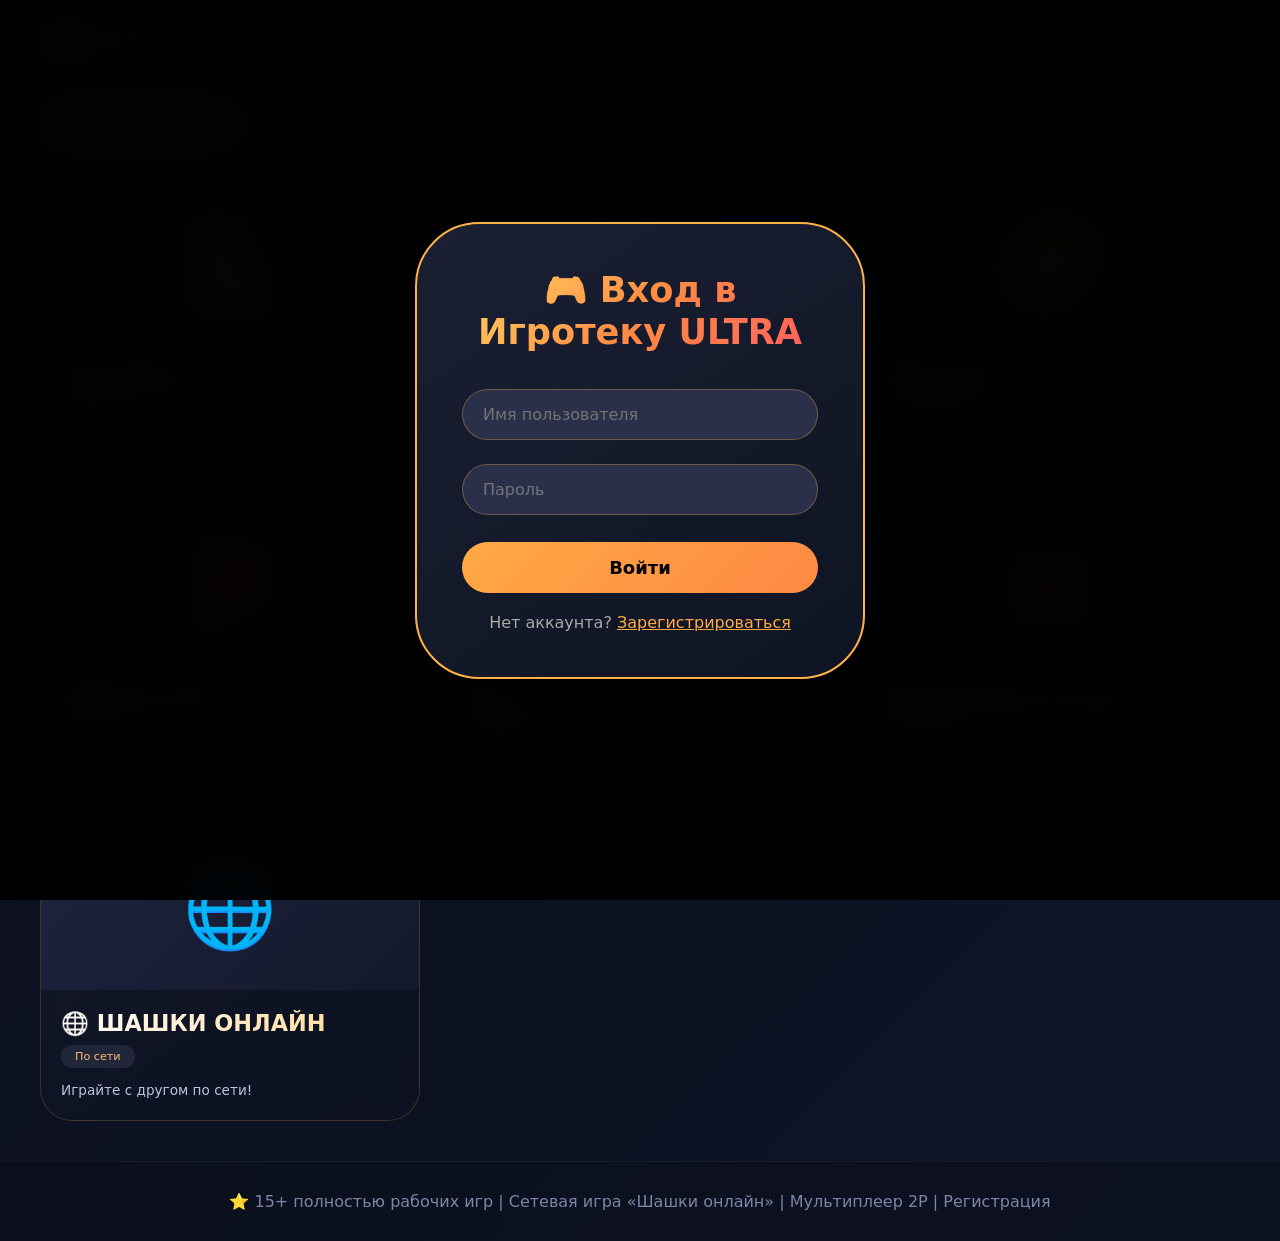
<file: Artem Vorobev/index.html>
<!DOCTYPE html>
<html lang="ru">
<head>
    <meta charset="UTF-8">
    <meta name="viewport" content="width=device-width, initial-scale=1.0, user-scalable=yes">
    <title>🎮 ИГРОТЕКА ULTRA | Сетевая игра | Мультиплеер | Регистрация</title>
    <style>
        * {
            margin: 0;
            padding: 0;
            box-sizing: border-box;
            font-family: 'Segoe UI', 'Inter', 'Poppins', system-ui, sans-serif;
        }

        body {
            background: linear-gradient(135deg, #0a0e1a 0%, #0f1428 100%);
            color: #f0f3fa;
            min-height: 100vh;
            overflow-x: hidden;
        }

        .particles {
            position: fixed;
            top: 0;
            left: 0;
            width: 100%;
            height: 100%;
            pointer-events: none;
            z-index: 0;
        }

        .particle {
            position: absolute;
            background: rgba(255, 180, 75, 0.3);
            border-radius: 50%;
            animation: float 20s infinite linear;
        }

        @keyframes float {
            0% { transform: translateY(100vh) rotate(0deg); opacity: 0; }
            10% { opacity: 0.5; }
            90% { opacity: 0.5; }
            100% { transform: translateY(-100vh) rotate(360deg); opacity: 0; }
        }

        .auth-overlay {
            position: fixed;
            top: 0;
            left: 0;
            width: 100%;
            height: 100%;
            background: rgba(0,0,0,0.96);
            backdrop-filter: blur(20px);
            z-index: 1000;
            display: flex;
            justify-content: center;
            align-items: center;
            animation: fadeIn 0.3s ease;
        }

        @keyframes fadeIn { from { opacity: 0; } to { opacity: 1; } }

        .auth-card {
            background: linear-gradient(145deg, #1a1f32, #0f1424);
            padding: 45px;
            border-radius: 64px;
            border: 2px solid #ffb347;
            width: 90%;
            max-width: 450px;
            text-align: center;
            box-shadow: 0 30px 60px rgba(0,0,0,0.5);
            animation: slideUp 0.4s ease;
        }

        @keyframes slideUp { from { transform: translateY(50px); opacity: 0; } to { transform: translateY(0); opacity: 1; } }

        .auth-card h2 {
            font-size: 2.2rem;
            margin-bottom: 25px;
            background: linear-gradient(135deg, #FFD966, #FF8C42, #FF5E5E);
            -webkit-background-clip: text;
            background-clip: text;
            color: transparent;
        }

        .auth-card input {
            width: 100%;
            padding: 15px 20px;
            margin: 12px 0;
            background: #2a2f4a;
            border: 1px solid #ffb34755;
            border-radius: 60px;
            color: white;
            font-size: 16px;
            outline: none;
            transition: 0.2s;
        }

        .auth-card input:focus {
            border-color: #ffaa44;
            box-shadow: 0 0 15px rgba(255,170,68,0.3);
            transform: scale(1.02);
        }

        .auth-card button {
            background: linear-gradient(135deg, #ffaa44, #ff8844);
            width: 100%;
            padding: 15px;
            margin-top: 15px;
            border: none;
            border-radius: 60px;
            font-weight: bold;
            font-size: 18px;
            cursor: pointer;
            transition: 0.2s;
        }

        .auth-card button:hover {
            transform: scale(1.02);
            box-shadow: 0 5px 20px rgba(255,170,68,0.4);
        }

        .auth-switch {
            margin-top: 20px;
            color: #aaa;
            cursor: pointer;
        }

        .auth-switch span { color: #ffaa44; text-decoration: underline; }

        .user-info {
            background: rgba(0,0,0,0.5);
            padding: 8px 20px;
            border-radius: 40px;
            display: flex;
            align-items: center;
            gap: 15px;
            backdrop-filter: blur(10px);
        }

        .user-info span { color: #ffd966; }
        .logout-btn { background: #ff6b4a; padding: 6px 18px; border-radius: 30px; cursor: pointer; font-size: 14px; transition: 0.2s; }
        .logout-btn:hover { background: #ff4444; transform: scale(1.05); }

        .header {
            background: rgba(15, 20, 36, 0.95);
            backdrop-filter: blur(20px);
            border-bottom: 1px solid rgba(255, 180, 75, 0.3);
            padding: 18px 40px;
            position: sticky;
            top: 0;
            z-index: 100;
            display: flex;
            flex-wrap: wrap;
            justify-content: space-between;
            align-items: center;
            gap: 20px;
        }

        .logo {
            display: flex;
            align-items: center;
            gap: 12px;
            font-size: 28px;
            font-weight: 800;
            background: linear-gradient(135deg, #FFD966, #FF8C42, #FF5E5E);
            -webkit-background-clip: text;
            background-clip: text;
            color: transparent;
            animation: pulse 2s infinite;
        }

        @keyframes pulse { 0%, 100% { opacity: 1; } 50% { opacity: 0.8; } }

        .logo span { font-size: 40px; animation: bounce 2s ease infinite; }
        @keyframes bounce { 0%, 100% { transform: translateY(0); } 50% { transform: translateY(-3px); } }

        .search-box {
            background: rgba(30, 35, 56, 0.9);
            border-radius: 60px;
            padding: 10px 24px;
            display: flex;
            align-items: center;
            gap: 12px;
            width: 320px;
            border: 1px solid rgba(255, 175, 75, 0.4);
            transition: 0.3s;
        }

        .search-box:focus-within {
            border-color: #ffaa44;
            box-shadow: 0 0 20px rgba(255,170,68,0.3);
            transform: scale(1.02);
        }

        .search-box input {
            background: transparent;
            border: none;
            outline: none;
            color: white;
            font-size: 16px;
            width: 100%;
        }

        .categories {
            padding: 24px 40px 0 40px;
            display: flex;
            gap: 16px;
            flex-wrap: wrap;
            border-bottom: 1px solid rgba(37, 43, 65, 0.6);
        }

        .category-btn {
            background: rgba(26, 31, 48, 0.8);
            border: none;
            color: #b9c3e6;
            padding: 10px 28px;
            border-radius: 60px;
            font-weight: 600;
            cursor: pointer;
            transition: all 0.2s;
            backdrop-filter: blur(5px);
        }

        .category-btn:hover, .category-btn.active {
            background: #ffaa44;
            color: #181c2c;
            transform: translateY(-2px);
            box-shadow: 0 4px 15px rgba(255,170,68,0.3);
        }

        .games-grid {
            display: grid;
            grid-template-columns: repeat(auto-fill, minmax(300px, 1fr));
            gap: 30px;
            padding: 40px;
            position: relative;
            z-index: 1;
        }

        .game-card {
            background: linear-gradient(145deg, rgba(19, 24, 42, 0.9), rgba(13, 17, 32, 0.95));
            border-radius: 32px;
            overflow: hidden;
            cursor: pointer;
            border: 1px solid rgba(255, 180, 75, 0.2);
            transition: all 0.3s cubic-bezier(0.4, 0, 0.2, 1);
            backdrop-filter: blur(10px);
            position: relative;
        }

        .game-card::before {
            content: '';
            position: absolute;
            top: 0;
            left: -100%;
            width: 100%;
            height: 100%;
            background: linear-gradient(90deg, transparent, rgba(255,255,255,0.05), transparent);
            transition: left 0.5s;
        }

        .game-card:hover::before { left: 100%; }
        .game-card:hover {
            transform: translateY(-12px) scale(1.02);
            border-color: #ffb451;
            box-shadow: 0 30px 40px -15px rgba(0,0,0,0.5);
        }

        .game-img {
            height: 160px;
            display: flex;
            align-items: center;
            justify-content: center;
            font-size: 75px;
            background: linear-gradient(135deg, #1e2440, #13182a);
            transition: transform 0.3s;
        }

        .game-card:hover .game-img { transform: scale(1.08); }
        .game-info { padding: 20px; }
        .game-title { font-size: 1.4rem; font-weight: 700; margin-bottom: 8px; background: linear-gradient(135deg, #fff, #ffd58c); -webkit-background-clip: text; background-clip: text; color: transparent; }
        .game-category { font-size: 0.7rem; color: #ffbc6e; background: rgba(42, 47, 71, 0.7); display: inline-block; padding: 5px 14px; border-radius: 50px; margin-bottom: 12px; }
        .game-desc { font-size: 0.85rem; color: #bcc3e0; line-height: 1.5; }

        .modal {
            display: none;
            position: fixed;
            top: 0;
            left: 0;
            width: 100%;
            height: 100%;
            background: rgba(5, 8, 18, 0.98);
            backdrop-filter: blur(20px);
            z-index: 1000;
            justify-content: center;
            align-items: center;
        }

        .modal-content {
            background: linear-gradient(145deg, #0f1428, #0a0e1e);
            width: 90%;
            max-width: 1300px;
            height: 85%;
            border-radius: 56px;
            border: 2px solid #ffb34b;
            display: flex;
            flex-direction: column;
            overflow: hidden;
        }

        .modal-header {
            display: flex;
            justify-content: space-between;
            align-items: center;
            padding: 20px 30px;
            background: rgba(26, 31, 50, 0.9);
            border-bottom: 1px solid #ffb34b55;
        }

        .modal-header h2 { font-size: 1.8rem; background: linear-gradient(135deg, #FFD966, #FFA559); -webkit-background-clip: text; background-clip: text; color: transparent; }
        .close-modal { background: rgba(47, 53, 79, 0.9); border: none; font-size: 28px; cursor: pointer; color: white; width: 48px; height: 48px; border-radius: 60px; transition: 0.2s; }
        .close-modal:hover { background: #ff6b4a; transform: rotate(90deg); }
        .game-container { flex: 1; background: #070b16; display: flex; align-items: center; justify-content: center; overflow: auto; padding: 20px; }

        footer {
            text-align: center;
            padding: 30px;
            color: #7e85a6;
            border-top: 1px solid rgba(32, 37, 54, 0.6);
            background: rgba(10, 14, 26, 0.5);
        }

        @media (max-width: 700px) {
            .header { padding: 15px 20px; flex-direction: column; align-items: stretch; }
            .search-box { width: 100%; }
            .categories { padding: 15px; }
            .games-grid { padding: 15px; gap: 15px; }
            .modal-header h2 { font-size: 1.3rem; }
            .modal-content { width: 95%; height: 90%; }
        }

        ::-webkit-scrollbar { width: 8px; }
        ::-webkit-scrollbar-track { background: #1a1f32; border-radius: 10px; }
        ::-webkit-scrollbar-thumb { background: #ffaa44; border-radius: 10px; }
    </style>
</head>
<body>

<div class="particles" id="particles"></div>

<div class="auth-overlay" id="authOverlay">
    <div class="auth-card">
        <h2>🎮 Вход в Игротеку ULTRA</h2>
        <input type="text" id="loginUsername" placeholder="Имя пользователя">
        <input type="password" id="loginPassword" placeholder="Пароль">
        <button id="loginBtn">Войти</button>
        <div class="auth-switch" id="showRegister">Нет аккаунта? <span>Зарегистрироваться</span></div>
    </div>
</div>

<div class="header">
    <div class="logo"><span>🎮</span> ИГРОТЕКА ULTRA</div>
    <div class="search-box">🔍 <input type="text" id="searchInput" placeholder="Поиск игры..."></div>
    <div class="user-info" id="userInfo" style="display:none;">
        <span>👤 <span id="currentUser">Игрок</span></span>
        <div class="logout-btn" id="logoutBtn">Выйти</div>
    </div>
</div>

<div class="categories">
    <button class="category-btn active" data-cat="all">🔥 ВСЕ ИГРЫ (15+)</button>
    <button class="category-btn" data-cat="arcade">🕹️ АРКАДЫ</button>
    <button class="category-btn" data-cat="action">⚔️ ЭКШН</button>
    <button class="category-btn" data-cat="puzzle">🧩 ГОЛОВОЛОМКИ</button>
    <button class="category-btn" data-cat="multiplayer">👥 МУЛЬТИПЛЕЕР</button>
    <button class="category-btn" data-cat="online">🌐 ПО СЕТИ</button>
</div>

<div class="games-grid" id="gamesGrid"></div>
<footer>⭐ 15+ полностью рабочих игр | Сетевая игра «Шашки онлайн» | Мультиплеер 2P | Регистрация</footer>

<div id="gameModal" class="modal">
    <div class="modal-content">
        <div class="modal-header"><h2 id="modalGameTitle"></h2><button class="close-modal" id="closeModalBtn">✕</button></div>
        <div class="game-container" id="gameContainer"></div>
    </div>
</div>

<script>
    // Частицы фона
    function createParticles() {
        const container = document.getElementById('particles');
        for(let i = 0; i < 50; i++) {
            const particle = document.createElement('div');
            particle.className = 'particle';
            const size = Math.random() * 5 + 2;
            particle.style.width = size + 'px';
            particle.style.height = size + 'px';
            particle.style.left = Math.random() * 100 + '%';
            particle.style.animationDelay = Math.random() * 20 + 's';
            particle.style.animationDuration = (Math.random() * 15 + 10) + 's';
            particle.style.opacity = Math.random() * 0.5;
            container.appendChild(particle);
        }
    }
    createParticles();

    // ==================== РЕГИСТРАЦИЯ ====================
    let users = JSON.parse(localStorage.getItem('gameUsers') || '[]');
    let currentUser = localStorage.getItem('currentUser');

    function saveUsers() { localStorage.setItem('gameUsers', JSON.stringify(users)); }
    function showAuth(show) { document.getElementById('authOverlay').style.display = show ? 'flex' : 'none'; }

    function updateUserUI() {
        if(currentUser) {
            document.getElementById('currentUser').innerText = currentUser;
            document.getElementById('userInfo').style.display = 'flex';
            showAuth(false);
        } else {
            document.getElementById('userInfo').style.display = 'none';
            showAuth(true);
        }
    }

    document.getElementById('loginBtn').onclick = () => {
        const username = document.getElementById('loginUsername').value.trim();
        const password = document.getElementById('loginPassword').value;
        const user = users.find(u => u.username === username && u.password === password);
        if(user) {
            currentUser = username;
            localStorage.setItem('currentUser', currentUser);
            updateUserUI();
        } else { alert('❌ Неверный логин или пароль'); }
    };

    document.getElementById('showRegister').onclick = () => {
        const card = document.querySelector('.auth-card');
        card.innerHTML = `
            <h2>📝 Регистрация</h2>
            <input type="text" id="regUsername" placeholder="Имя пользователя">
            <input type="password" id="regPassword" placeholder="Пароль">
            <button id="regBtn">Зарегистрироваться</button>
            <div class="auth-switch" id="showLogin">Уже есть аккаунт? <span>Войти</span></div>
        `;
        document.getElementById('regBtn').onclick = () => {
            const username = document.getElementById('regUsername').value.trim();
            const password = document.getElementById('regPassword').value;
            if(users.find(u => u.username === username)) alert('❌ Пользователь уже существует');
            else if(username && password) {
                users.push({ username, password });
                saveUsers();
                currentUser = username;
                localStorage.setItem('currentUser', currentUser);
                updateUserUI();
            } else alert('❌ Заполните все поля');
        };
        document.getElementById('showLogin').onclick = () => location.reload();
    };

    document.getElementById('logoutBtn').onclick = () => {
        currentUser = null;
        localStorage.removeItem('currentUser');
        updateUserUI();
    };
    updateUserUI();

    // ==================== ИГРЫ ====================

    // 1. Змейка
    function createSnake(container) {
        container.innerHTML = `<div style="display:flex; flex-direction:column; align-items:center; justify-content:center; height:100%;"><canvas id="snakeCanvas" width="500" height="400" style="background:#1a3a1f; border-radius:28px; border:3px solid #ffb347; box-shadow:0 10px 30px rgba(0,0,0,0.3);"></canvas><div style="margin-top:15px;">🍎 Счёт: <span id="snakeScore" style="color:#ffaa44;">0</span></div><button id="snakeRestart" style="background:linear-gradient(135deg,#ffaa44,#ff8844); padding:10px 32px; border-radius:50px; margin-top:12px; cursor:pointer; border:none; font-weight:bold;">🔄 Новая игра</button></div>`;
        const canvas = document.getElementById('snakeCanvas'), ctx = canvas.getContext('2d');
        const size = 20, cell = canvas.width/size;
        let snake = [{x:10,y:10}], dir='RIGHT', food={x:15,y:10}, score=0, interval;
        function draw() {
            ctx.fillStyle="#1f4620"; ctx.fillRect(0,0,canvas.width,canvas.height);
            ctx.fillStyle="#ffcf40"; ctx.fillRect(food.x*cell, food.y*cell, cell-2, cell-2);
            ctx.fillStyle="#6eff6e"; snake.forEach(s=>ctx.fillRect(s.x*cell, s.y*cell, cell-2, cell-2));
        }
        function move() {
            let head={...snake[0]};
            if(dir==='RIGHT') head.x++; if(dir==='LEFT') head.x--; if(dir==='UP') head.y--; if(dir==='DOWN') head.y++;
            if(head.x<0||head.x>=size||head.y<0||head.y>=size||snake.some(s=>s.x===head.x&&s.y===head.y)) { clearInterval(interval); alert("Game Over! Счёт: "+score); return; }
            snake.unshift(head);
            if(head.x===food.x&&head.y===food.y) { score++; document.getElementById('snakeScore').innerText=score; food={x:Math.floor(Math.random()*size),y:Math.floor(Math.random()*size)}; while(snake.some(s=>s.x===food.x&&s.y===food.y)) food={x:Math.floor(Math.random()*size),y:Math.floor(Math.random()*size)}; }
            else snake.pop();
            draw();
        }
        function start() { if(interval) clearInterval(interval); snake=[{x:10,y:10}]; dir='RIGHT'; score=0; document.getElementById('snakeScore').innerText=score; food={x:15,y:10}; interval=setInterval(move,120); draw(); }
        window.addEventListener('keydown',(e)=>{ if(e.key==='ArrowUp'&&dir!=='DOWN') dir='UP'; if(e.key==='ArrowDown'&&dir!=='UP') dir='DOWN'; if(e.key==='ArrowLeft'&&dir!=='RIGHT') dir='LEFT'; if(e.key==='ArrowRight'&&dir!=='LEFT') dir='RIGHT'; });
        start(); document.getElementById('snakeRestart').onclick=start;
    }

    // 2. Флеппи Берд - ПОЛНОСТЬЮ ПЕРЕПИСАН, БЕЗ БАГОВ
    function createFlappy(container) {
        container.innerHTML = `<div style="display:flex; flex-direction:column; align-items:center; justify-content:center; height:100%;"><canvas id="flappyCanvas" width="400" height="550" style="background:linear-gradient(180deg, #4ec0ca, #2a8a9a); border-radius:28px; border:3px solid #ffb347; cursor:pointer; box-shadow:0 10px 30px rgba(0,0,0,0.3);"></canvas><div style="margin-top:15px;">🐦 Счёт: <span id="flappyScore" style="color:#ffaa44;">0</span> | 🏆 Рекорд: <span id="flappyBest">0</span></div><button id="flappyRestart" style="background:linear-gradient(135deg,#ffaa44,#ff8844); padding:10px 32px; border-radius:50px; margin-top:12px; cursor:pointer; border:none; font-weight:bold;">🔄 Рестарт</button></div>`;

        const canvas = document.getElementById('flappyCanvas');
        const ctx = canvas.getContext('2d');
        let best = localStorage.getItem('flappyBestNew') || 0;
        document.getElementById('flappyBest').innerText = best;

        let birdY = canvas.height / 2;
        let birdVy = 0;
        let pipes = [];
        let score = 0;
        let gameRunning = true;
        let frame = 0;
        let animationId;

        const GRAVITY = 0.4;
        const JUMP = -7;
        const PIPE_WIDTH = 55;
        const PIPE_GAP = 150;
        const PIPE_SPACING = 200;

        function addPipe() {
            let pipeHeight = Math.random() * (canvas.height - PIPE_GAP - 100) + 50;
            pipes.push({
                x: canvas.width,
                topHeight: pipeHeight,
                bottomY: pipeHeight + PIPE_GAP,
                passed: false
            });
        }

        function draw() {
            ctx.fillStyle = "#4ec0ca";
            ctx.fillRect(0, 0, canvas.width, canvas.height);

            // облака
            ctx.fillStyle = "rgba(255,255,255,0.3)";
            ctx.beginPath(); ctx.ellipse(80, 60, 45, 35, 0, 0, Math.PI*2); ctx.fill();
            ctx.beginPath(); ctx.ellipse(320, 90, 50, 38, 0, 0, Math.PI*2); ctx.fill();

            // птица
            ctx.fillStyle = "#f5d742";
            ctx.beginPath(); ctx.ellipse(80, birdY, 18, 15, 0, 0, Math.PI*2); ctx.fill();
            ctx.fillStyle = "#ff8844";
            ctx.beginPath(); ctx.moveTo(95, birdY); ctx.lineTo(108, birdY); ctx.lineTo(95, birdY+6); ctx.fill();
            ctx.fillStyle = "#000";
            ctx.beginPath(); ctx.arc(72, birdY-4, 3, 0, Math.PI*2); ctx.fill();

            // трубы
            pipes.forEach(p => {
                ctx.fillStyle = "#2d6a2d";
                ctx.fillRect(p.x, 0, PIPE_WIDTH, p.topHeight);
                ctx.fillRect(p.x, p.bottomY, PIPE_WIDTH, canvas.height - p.bottomY);
                ctx.fillStyle = "#1a4a1a";
                ctx.fillRect(p.x-8, p.topHeight-35, PIPE_WIDTH+16, 35);
                ctx.fillRect(p.x-8, p.bottomY, PIPE_WIDTH+16, 35);
            });
        }

        function update() {
            if(!gameRunning) return;

            birdVy += GRAVITY;
            birdY += birdVy;

            if(birdY < 0 || birdY > canvas.height - 35) gameOver();

            frame++;
            if(frame % 90 === 0) addPipe();

            for(let i = 0; i < pipes.length; i++) {
                pipes[i].x -= 2.8;

                if(!pipes[i].passed && pipes[i].x + PIPE_WIDTH < 80) {
                    pipes[i].passed = true;
                    score++;
                    document.getElementById('flappyScore').innerText = score;
                    if(score > best) {
                        best = score;
                        localStorage.setItem('flappyBestNew', best);
                        document.getElementById('flappyBest').innerText = best;
                    }
                }

                if(pipes[i].x + PIPE_WIDTH > 0 && pipes[i].x < 80 + 20) {
                    if(birdY - 15 < pipes[i].topHeight || birdY + 15 > pipes[i].bottomY) {
                        gameOver();
                    }
                }
            }

            pipes = pipes.filter(p => p.x + PIPE_WIDTH > 0);
            draw();
        }

        function gameOver() {
            gameRunning = false;
            cancelAnimationFrame(animationId);
            alert("💀 Game Over! Счёт: " + score);
        }

        function jump() {
            if(gameRunning) birdVy = JUMP;
        }

        function restart() {
            birdY = canvas.height / 2;
            birdVy = 0;
            pipes = [];
            score = 0;
            gameRunning = true;
            frame = 0;
            document.getElementById('flappyScore').innerText = score;
            if(animationId) cancelAnimationFrame(animationId);

            function gameLoop() {
                update();
                animationId = requestAnimationFrame(gameLoop);
            }
            gameLoop();
            draw();
        }

        canvas.onclick = jump;
        window.addEventListener('keydown', (e) => { if(e.code === 'Space') jump(); });
        restart();
        document.getElementById('flappyRestart').onclick = restart;
    }

    // 3. Тетрис
    function createTetris(container) {
        container.innerHTML = `<div style="display:flex; align-items:center; justify-content:center; height:100%; gap:20px; flex-wrap:wrap;"><canvas id="tetrisCanvas" width="300" height="600" style="background:#0a0e1a; border:4px solid #ffb347; border-radius:20px;"></canvas><div><div style="font-size:28px;">🎮 Счёт: <span id="tetrisScore">0</span></div><button id="tetrisRestart" style="background:linear-gradient(135deg,#ffaa44,#ff8844); padding:12px 32px; border-radius:50px; margin-top:20px; cursor:pointer; font-weight:bold; border:none;">🔄 Новая игра</button><div style="margin-top:15px;">⬅️ ➡️ ⬇️ ⬆️ поворот</div></div></div>`;
        const canvas = document.getElementById('tetrisCanvas'), ctx = canvas.getContext('2d');
        const COLS=10, ROWS=20;
        let board = Array(ROWS).fill().map(() => Array(COLS).fill(0));
        let score = 0, active = null, interval;
        const pieces = [[[1,1,1,1]],[[1,1],[1,1]],[[0,1,0],[1,1,1]],[[1,0,0],[1,1,1]],[[0,0,1],[1,1,1]],[[1,1,0],[0,1,1]],[[0,1,1],[1,1,0]]];
        const colors = ["#ff6666","#66ff66","#6666ff","#ffff66","#ff66ff","#66ffff","#ffaa66"];
        function randomPiece() { let idx=Math.floor(Math.random()*pieces.length); return { shape:pieces[idx].map(r=>[...r]), color:colors[idx], x:Math.floor((COLS-pieces[idx][0].length)/2), y:0 }; }
        function draw() {
            ctx.fillStyle="#0a0e1a"; ctx.fillRect(0,0,canvas.width,canvas.height);
            let w=canvas.width/COLS, h=canvas.height/ROWS;
            for(let y=0;y<ROWS;y++) for(let x=0;x<COLS;x++) if(board[y][x]) { ctx.fillStyle="#ffaa44"; ctx.fillRect(x*w+1,y*h+1,w-2,h-2); }
            if(active) for(let y=0;y<active.shape.length;y++) for(let x=0;x<active.shape[y].length;x++) if(active.shape[y][x]) { ctx.fillStyle=active.color; ctx.fillRect((active.x+x)*w+1,(active.y+y)*h+1,w-2,h-2); }
        }
        function collide() { for(let y=0;y<active.shape.length;y++) for(let x=0;x<active.shape[y].length;x++) if(active.shape[y][x]) { let nx=active.x+x, ny=active.y+y; if(nx<0||nx>=COLS||ny>=ROWS||(ny>=0&&board[ny][nx])) return true; } return false; }
        function merge() {
            for(let y=0;y<active.shape.length;y++) for(let x=0;x<active.shape[y].length;x++) if(active.shape[y][x]) { let ny=active.y+y; if(ny>=0&&ny<ROWS) board[ny][active.x+x]=1; }
            for(let y=ROWS-1;y>=0;y--) if(board[y].every(cell=>cell===1)) { board.splice(y,1); board.unshift(Array(COLS).fill(0)); score+=100; document.getElementById('tetrisScore').innerText=score; y++; }
            active=randomPiece(); if(collide()) { clearInterval(interval); alert("Game Over! Счёт: "+score); return false; } draw(); return true;
        }
        function drop() { if(!active) return; active.y++; if(collide()) { active.y--; merge(); } draw(); }
        function move(dx) { if(!active) return; active.x+=dx; if(collide()) active.x-=dx; draw(); }
        function rotate() { if(!active) return; let rotated=active.shape[0].map((_,i)=>active.shape.map(row=>row[i]).reverse()); let old=active.shape; active.shape=rotated; if(collide()) active.shape=old; draw(); }
        function restart() { board=Array(ROWS).fill().map(()=>Array(COLS).fill(0)); score=0; document.getElementById('tetrisScore').innerText=score; if(interval) clearInterval(interval); active=randomPiece(); interval=setInterval(drop,400); draw(); }
        window.addEventListener('keydown',(e)=>{ if(e.key==='ArrowLeft') move(-1); if(e.key==='ArrowRight') move(1); if(e.key==='ArrowDown') drop(); if(e.key==='ArrowUp') rotate(); });
        restart(); document.getElementById('tetrisRestart').onclick=restart;
    }

    // 4. Пинг-Понг
    function createPong(container) {
        container.innerHTML = `<div style="display:flex; flex-direction:column; align-items:center; justify-content:center; height:100%;"><canvas id="pongCanvas" width="800" height="400" style="background:#111; border-radius:28px; border:3px solid #ffb347;"></canvas><div style="margin-top:15px; font-size:22px;">🏆 <span id="pongScore">0</span> : <span id="pongAiScore">0</span></div><div id="pongWinner" style="color:#ffaa44;"></div><button id="pongRestart" style="background:linear-gradient(135deg,#ffaa44,#ff8844); padding:10px 32px; border-radius:50px; margin-top:12px; cursor:pointer; font-weight:bold; border:none;">🔄 Рестарт</button></div>`;
        const canvas = document.getElementById('pongCanvas'), ctx = canvas.getContext('2d');
        let playerY=160, aiY=160, ballX=400, ballY=200, ballVx=4, ballVy=3, playerScore=0, aiScore=0, gameRunning=true, gameLoop;
        function draw() {
            ctx.fillStyle="#111"; ctx.fillRect(0,0,800,400);
            ctx.fillStyle="#fff"; ctx.fillRect(20,playerY,10,80); ctx.fillRect(770,aiY,10,80); ctx.fillRect(ballX-6,ballY-6,12,12);
            ctx.font="28px monospace"; ctx.fillStyle="#ffaa44"; ctx.fillText(playerScore,260,50); ctx.fillText(aiScore,510,50);
        }
        function update() {
            if(!gameRunning) return;
            ballX+=ballVx; ballY+=ballVy;
            if(ballY<5||ballY>395) ballVy=-ballVy;
            if(ballX<45&&ballX>25&&ballY>playerY&&ballY<playerY+80) { ballVx=-ballVx; ballVx*=1.02; }
            if(ballX>745&&ballX<765&&ballY>aiY&&ballY<aiY+80) ballVx=-ballVx;
            if(ballX<0) { aiScore++; document.getElementById('pongAiScore').innerText=aiScore; checkWinner(); ballX=400; ballY=200; ballVx=4; }
            if(ballX>800) { playerScore++; document.getElementById('pongScore').innerText=playerScore; checkWinner(); ballX=400; ballY=200; ballVx=-4; }
            if(ballY>aiY+35) aiY+=3; else aiY-=3; aiY=Math.max(0,Math.min(320,aiY));
            draw();
        }
        function checkWinner() { if(playerScore>=7) { gameRunning=false; clearInterval(gameLoop); document.getElementById('pongWinner').innerText="🎉 ПОБЕДА!"; } if(aiScore>=7) { gameRunning=false; clearInterval(gameLoop); document.getElementById('pongWinner').innerText="💀 ПОРАЖЕНИЕ!"; } }
        function restart() { playerScore=0; aiScore=0; ballX=400; ballY=200; ballVx=4; playerY=160; aiY=160; gameRunning=true; document.getElementById('pongScore').innerText="0"; document.getElementById('pongAiScore').innerText="0"; document.getElementById('pongWinner').innerText=""; if(gameLoop) clearInterval(gameLoop); gameLoop=setInterval(update,16); draw(); }
        canvas.addEventListener('mousemove',(e)=>{ let rect=canvas.getBoundingClientRect(), y=(e.clientY-rect.top)*(canvas.height/rect.height); playerY=Math.max(0,Math.min(320,y-40)); });
        restart(); document.getElementById('pongRestart').onclick=restart;
    }

    // 5. Угадай число
    function createGuess(container) { container.innerHTML=`<div style="display:flex; align-items:center; justify-content:center; height:100%;"><div style="background:#1a1f32; padding:50px; border-radius:56px; text-align:center;"><h2>🔢 Угадай число</h2><p>От 1 до 100</p><input type="number" id="guessInput" placeholder="Число"><button id="guessBtn">Проверить</button><button id="guessRestart">Новая игра</button></div></div>`;
        let secret=Math.floor(Math.random()*100)+1, attempts=0;
        document.getElementById('guessBtn').onclick=()=>{ let g=parseInt(document.getElementById('guessInput').value); if(isNaN(g))return; attempts++; if(g===secret) alert(`Угадал за ${attempts} попыток!`); else alert(g<secret?"Больше":"Меньше"); };
        document.getElementById('guessRestart').onclick=()=>{ secret=Math.floor(Math.random()*100)+1; attempts=0; }; }

    // 6. Крестики-нолики
    function createTicTac(container) { container.innerHTML=`<div style="display:flex; flex-direction:column; align-items:center; justify-content:center; height:100%;"><div style="display:grid; grid-template-columns:repeat(3,100px); gap:12px;" id="ticBoard">${Array(9).fill().map((_,i)=>`<div data-index="${i}" style="width:100px;height:100px;background:#1e2338;border-radius:24px;display:flex;align-items:center;justify-content:center;font-size:52px;cursor:pointer;border:2px solid #ffb347;"></div>`).join('')}</div><div id="ticStatus" style="margin-top:20px;">Ход: X</div><button id="ticRestart" style="background:#ffaa44; padding:10px 32px; border-radius:50px; margin-top:15px; cursor:pointer; font-weight:bold; border:none;">🔄 Новая игра</button></div>`;
        let board=Array(9).fill(null), cur='X', active=true;
        const wins=[[0,1,2],[3,4,5],[6,7,8],[0,3,6],[1,4,7],[2,5,8],[0,4,8],[2,4,6]];
        function check(){ for(let w of wins) if(board[w[0]]&&board[w[0]]===board[w[1]]&&board[w[1]]===board[w[2]]) { active=false; document.getElementById('ticStatus').innerHTML=`🏆 Победил ${board[w[0]]}!`; return true; } if(board.every(c=>c)) { active=false; document.getElementById('ticStatus').innerHTML="Ничья!"; return true; } return false; }
        function render(){ for(let i=0;i<9;i++){ let cell=document.querySelector(`[data-index="${i}"]`); if(cell) cell.innerText=board[i]||''; cell.style.color=board[i]==='X'?'#ffaa44':'#66ff66'; } }
        function handle(i){ if(!active||board[i]) return; board[i]=cur; render(); if(!check()){ cur=cur==='X'?'O':'X'; document.getElementById('ticStatus').innerHTML=`Ход: ${cur}`; } }
        document.querySelectorAll('[data-index]').forEach(c=>c.onclick=()=>handle(parseInt(c.dataset.index)));
        document.getElementById('ticRestart').onclick=()=>{ board.fill(null); cur='X'; active=true; document.getElementById('ticStatus').innerHTML="Ход: X"; render(); }; render(); }

    // 7. Сетевая игра - Шашки онлайн
    function createOnlineGame(container) {
        container.innerHTML = `<div style="display:flex; flex-direction:column; align-items:center; justify-content:center; height:100%; text-align:center;">
            <h2 style="color:#ffaa44; margin-bottom:20px;">🌐 ШАШКИ ОНЛАЙН</h2>
            <div style="background:#1a1f32; padding:30px; border-radius:48px; max-width:500px;">
                <p style="margin-bottom:20px;">Играйте с другом по сети! Создайте комнату или подключитесь по коду.</p>
                <div id="roomStatus" style="margin-bottom:20px; padding:15px; background:#2a2f4a; border-radius:32px;">
                    <div>⚡ Вы не в комнате</div>
                </div>
                <div style="display:flex; gap:15px; justify-content:center; flex-wrap:wrap;">
                    <button id="createRoomBtn" style="background:#ffaa44; padding:12px 25px; border-radius:50px; cursor:pointer; font-weight:bold; border:none;">➕ Создать комнату</button>
                    <input type="text" id="roomCodeInput" placeholder="Код комнаты" style="padding:12px; border-radius:50px; border:none; text-align:center;">
                    <button id="joinRoomBtn" style="background:#ff8844; padding:12px 25px; border-radius:50px; cursor:pointer; font-weight:bold; border:none;">🔗 Подключиться</button>
                </div>
                <div id="onlineGameBoard" style="margin-top:30px; display:none;">
                    <canvas id="checkersCanvas" width="400" height="400" style="background:#d4a373; border-radius:16px; border:3px solid #ffb347;"></canvas>
                    <div id="gameTurn" style="margin-top:15px; color:#ffaa44; font-size:18px;">Ваш ход</div>
                    <button id="leaveRoomBtn" style="margin-top:15px; background:#ff6b4a; padding:8px 25px; border-radius:50px; cursor:pointer; border:none;">🚪 Покинуть комнату</button>
                </div>
            </div>
        </div>`;

        let currentRoom = null;
        let isMyTurn = false;
        let gameBoard = null;
        let selectedPiece = null;
        let myColor = null;

        function initCheckersBoard() {
            gameBoard = Array(8).fill().map(() => Array(8).fill(null));
            for(let i = 0; i < 8; i++) {
                for(let j = 0; j < 8; j++) {
                    if((i + j) % 2 === 1) {
                        if(i < 3) gameBoard[i][j] = { color: 'black', king: false };
                        else if(i > 4) gameBoard[i][j] = { color: 'white', king: false };
                    }
                }
            }
        }

        function drawCheckers() {
            const canvas = document.getElementById('checkersCanvas');
            if(!canvas) return;
            const ctx = canvas.getContext('2d');
            const size = 400 / 8;
            for(let i = 0; i < 8; i++) {
                for(let j = 0; j < 8; j++) {
                    ctx.fillStyle = (i + j) % 2 === 0 ? '#f0d9b5' : '#b58863';
                    ctx.fillRect(j * size, i * size, size, size);
                    if(gameBoard && gameBoard[i][j]) {
                        ctx.fillStyle = gameBoard[i][j].color === 'white' ? '#fff' : '#222';
                        ctx.beginPath();
                        ctx.arc(j * size + size/2, i * size + size/2, size * 0.35, 0, Math.PI * 2);
                        ctx.fill();
                        ctx.strokeStyle = '#ffaa44';
                        ctx.lineWidth = 2;
                        ctx.stroke();
                        if(gameBoard[i][j].king) {
                            ctx.fillStyle = '#ffaa44';
                            ctx.font = `${size * 0.5}px monospace`;
                            ctx.fillText("👑", j * size + size/2 - 8, i * size + size/2 + 8);
                        }
                    }
                }
            }
        }

        function createRoom() {
            const roomCode = Math.random().toString(36).substring(2, 8).toUpperCase();
            currentRoom = roomCode;
            localStorage.setItem(`room_${roomCode}`, JSON.stringify({ board: null, turn: 'white', players: 1 }));
            document.getElementById('roomStatus').innerHTML = `<div>✅ Комната создана! Код: <strong style="color:#ffaa44;">${roomCode}</strong><br>Отправьте код другу для подключения</div>`;
            startGameAsHost();
        }

        function startGameAsHost() {
            initCheckersBoard();
            isMyTurn = true;
            myColor = 'white';
            document.getElementById('onlineGameBoard').style.display = 'block';
            document.getElementById('gameTurn').innerText = 'Ваш ход (белые)';
            drawCheckers();

            const canvas = document.getElementById('checkersCanvas');
            canvas.onclick = (e) => handleBoardClick(e);
        }

        function joinRoom() {
            const code = document.getElementById('roomCodeInput').value.trim().toUpperCase();
            if(!code) { alert("Введите код комнаты"); return; }
            const roomData = localStorage.getItem(`room_${code}`);
            if(!roomData) { alert("Комната не найдена!"); return; }
            currentRoom = code;
            initCheckersBoard();
            isMyTurn = false;
            myColor = 'black';
            document.getElementById('roomStatus').innerHTML = `<div>✅ Подключено к комнате ${code}<br>Вы играете чёрными</div>`;
            document.getElementById('onlineGameBoard').style.display = 'block';
            document.getElementById('gameTurn').innerText = 'Ход соперника...';
            drawCheckers();

            const canvas = document.getElementById('checkersCanvas');
            canvas.onclick = (e) => handleBoardClick(e);
        }

        function handleBoardClick(e) {
            if(!isMyTurn) { alert("Сейчас не ваш ход!"); return; }
            const canvas = document.getElementById('checkersCanvas');
            const rect = canvas.getBoundingClientRect();
            const scale = 400 / rect.width;
            const x = Math.floor((e.clientX - rect.left) * scale / 50);
            const y = Math.floor((e.clientY - rect.top) * scale / 50);
            if(x < 0 || x > 7 || y < 0 || y > 7) return;

            if(selectedPiece) {
                // ход
                const dx = x - selectedPiece.x;
                const dy = y - selectedPiece.y;
                if(Math.abs(dx) === 1 && Math.abs(dy) === 1 && !gameBoard[y][x]) {
                    gameBoard[y][x] = gameBoard[selectedPiece.y][selectedPiece.x];
                    gameBoard[selectedPiece.y][selectedPiece.x] = null;
                    selectedPiece = null;
                    isMyTurn = false;
                    document.getElementById('gameTurn').innerText = 'Ход соперника...';
                    drawCheckers();
                    setTimeout(() => { isMyTurn = true; document.getElementById('gameTurn').innerText = 'Ваш ход!'; }, 500);
                } else if(Math.abs(dx) === 2 && Math.abs(dy) === 2) {
                    const midX = (selectedPiece.x + x) / 2;
                    const midY = (selectedPiece.y + y) / 2;
                    if(gameBoard[midY][midX]) {
                        gameBoard[y][x] = gameBoard[selectedPiece.y][selectedPiece.x];
                        gameBoard[selectedPiece.y][selectedPiece.x] = null;
                        gameBoard[midY][midX] = null;
                        selectedPiece = null;
                        isMyTurn = false;
                        document.getElementById('gameTurn').innerText = 'Ход соперника...';
                        drawCheckers();
                        setTimeout(() => { isMyTurn = true; document.getElementById('gameTurn').innerText = 'Ваш ход!'; }, 500);
                    }
                } else {
                    selectedPiece = null;
                    drawCheckers();
                }
            } else {
                if(gameBoard[y][x] && gameBoard[y][x].color === myColor) {
                    selectedPiece = { x, y };
                    drawCheckers();
                    const ctx = document.getElementById('checkersCanvas').getContext('2d');
                    ctx.strokeStyle = '#ff0000';
                    ctx.lineWidth = 3;
                    ctx.strokeRect(x * 50, y * 50, 50, 50);
                }
            }
        }

        function leaveRoom() {
            currentRoom = null;
            document.getElementById('onlineGameBoard').style.display = 'none';
            document.getElementById('roomStatus').innerHTML = '<div>⚡ Вы не в комнате</div>';
        }

        document.getElementById('createRoomBtn').onclick = createRoom;
        document.getElementById('joinRoomBtn').onclick = joinRoom;
        document.getElementById('leaveRoomBtn').onclick = leaveRoom;
    }

    const GAMES = [
        { id:1, title:"🐍 Змейка", category:"arcade", desc:"Классическая змейка", icon:"🐍", creator:createSnake },
        { id:2, title:"🐦 Флеппи Берд", category:"arcade", desc:"Пролетай между трубами", icon:"🐦", creator:createFlappy },
        { id:3, title:"🧩 Тетрис", category:"puzzle", desc:"7 разных фигур", icon:"🧩", creator:createTetris },
        { id:4, title:"🏓 Пинг-Понг", category:"action", desc:"Теннис с ИИ", icon:"🏓", creator:createPong },
        { id:5, title:"🔢 Угадай число", category:"puzzle", desc:"Угадай число", icon:"🔢", creator:createGuess },
        { id:6, title:"❌ Крестики-нолики", category:"strategy", desc:"Для двоих", icon:"❌", creator:createTicTac },
        { id:7, title:"🌐 ШАШКИ ОНЛАЙН", category:"online", desc:"Играйте с другом по сети!", icon:"🌐", creator:createOnlineGame }
    ];

    let currentCategory="all", searchQuery="";
    function getCatName(cat){ const m={arcade:"Аркада",action:"Экшн",puzzle:"Головоломка",strategy:"Стратегия",multiplayer:"Мультиплеер",online:"По сети"}; return m[cat]||"Игра"; }
    function renderGames(){
        const grid=document.getElementById("gamesGrid");
        let filtered=GAMES.filter(g=>(currentCategory==="all"||g.category===currentCategory)&&(searchQuery===""||g.title.toLowerCase().includes(searchQuery.toLowerCase())));
        if(filtered.length===0){ grid.innerHTML=`<div style="grid-column:1/-1; text-align:center; padding:60px;">😔 Игр не найдено</div>`; return; }
        grid.innerHTML=filtered.map(g=>`<div class="game-card" data-id="${g.id}"><div class="game-img">${g.icon}</div><div class="game-info"><div class="game-title">${g.title}</div><div class="game-category">${getCatName(g.category)}</div><div class="game-desc">${g.desc}</div></div></div>`).join('');
        document.querySelectorAll('.game-card').forEach(c=>{ const id=parseInt(c.dataset.id); c.addEventListener('click',()=>openGame(id)); });
    }
    function openGame(id){ const game=GAMES.find(g=>g.id===id); if(!game)return; const modal=document.getElementById("gameModal"), title=document.getElementById("modalGameTitle"), container=document.getElementById("gameContainer"); title.innerText=`${game.icon} ${game.title}`; container.innerHTML=""; game.creator(container); modal.style.display="flex"; document.body.style.overflow="hidden"; }
    function closeModal(){ document.getElementById("gameModal").style.display="none"; document.body.style.overflow="auto"; }
    function initEvents(){
        document.getElementById("searchInput").addEventListener("input",(e)=>{ searchQuery=e.target.value; renderGames(); });
        document.querySelectorAll(".category-btn").forEach(btn=>{ btn.addEventListener("click",()=>{ document.querySelectorAll(".category-btn").forEach(b=>b.classList.remove("active")); btn.classList.add("active"); currentCategory=btn.dataset.cat; renderGames(); }); });
        document.getElementById("closeModalBtn").addEventListener("click",closeModal);
        window.addEventListener("click",(e)=>{ if(e.target===document.getElementById("gameModal")) closeModal(); });
    }
    renderGames(); initEvents();
</script>
</body>
</html>
</file>
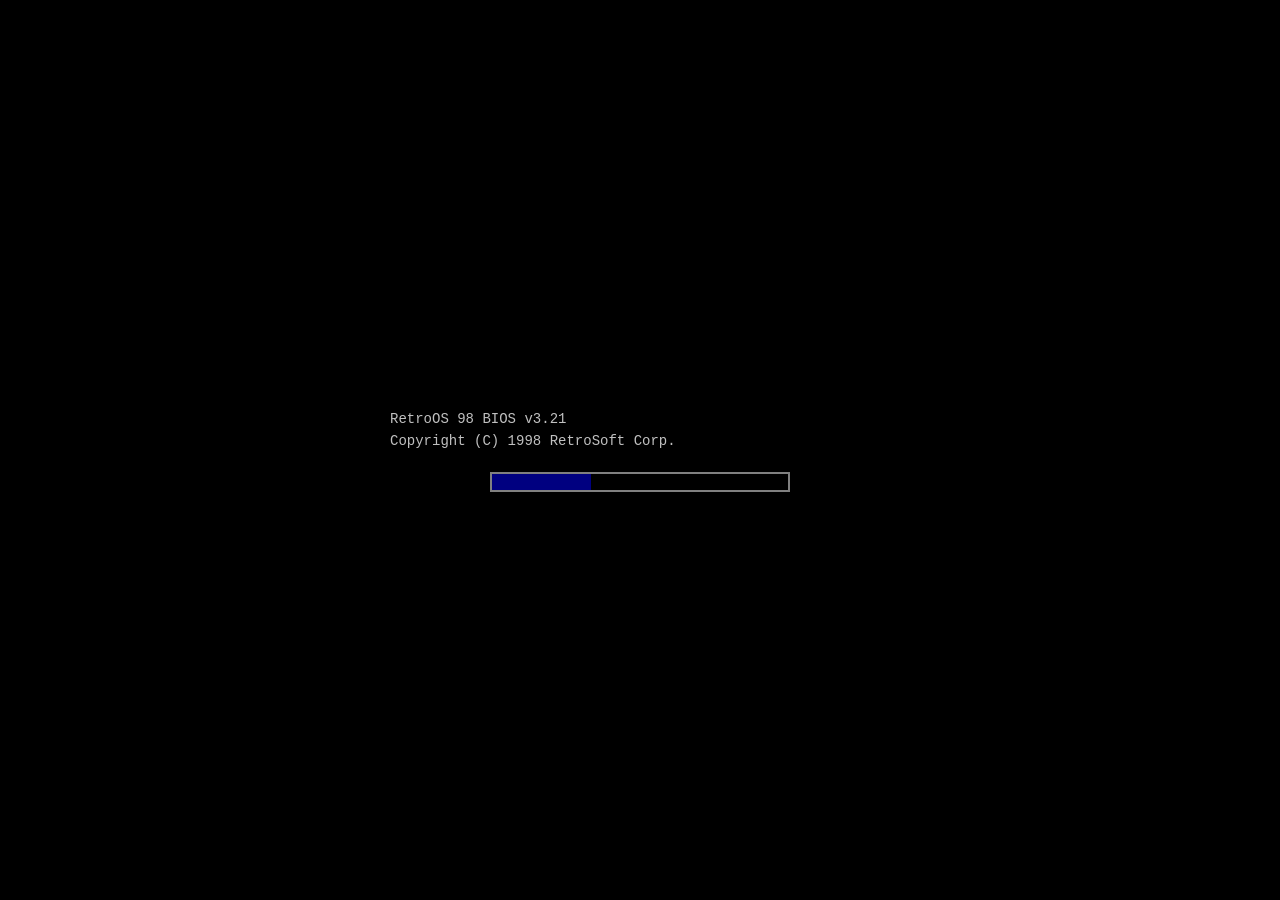
<file: cergey/index.html>
<!DOCTYPE html>
<html lang="ru">
<head>
    <meta charset="UTF-8">
    <meta name="viewport" content="width=device-width, initial-scale=1.0">
    <title>RetroOS 98</title>
    <style>
        @import url('https://fonts.googleapis.com/css2?family=VT323&display=swap');

        * { margin: 0; padding: 0; box-sizing: border-box; user-select: none; }
        body { font-family: 'Segoe UI', 'MS Sans Serif', Arial, sans-serif; font-size: 12px; overflow: hidden; height: 100vh; width: 100vw; }

        /* === DESKTOP === */
        #desktop {
            width: 100%; height: calc(100% - 36px); background: #008080;
            background-image: radial-gradient(circle at 20% 50%, rgba(0,100,100,0.3) 0%, transparent 50%),
                              radial-gradient(circle at 80% 20%, rgba(0,120,120,0.2) 0%, transparent 40%);
            position: relative; padding: 10px; display: flex; flex-wrap: wrap; align-content: flex-start; gap: 10px;
        }

        .desktop-icon {
            display: flex; flex-direction: column; align-items: center; width: 75px; padding: 6px;
            cursor: pointer; border: 1px solid transparent; text-align: center;
        }
        .desktop-icon:hover { background: rgba(0, 0, 128, 0.15); border: 1px dotted rgba(255,255,255,0.4); }
        .desktop-icon.selected { background: rgba(0, 0, 128, 0.35); border: 1px dotted #fff; }
        .desktop-icon .icon-img { width: 32px; height: 32px; margin-bottom: 4px; image-rendering: pixelated; }
        .desktop-icon span { color: #fff; font-size: 11px; text-shadow: 1px 1px 1px #000; word-wrap: break-word; line-height: 1.2; }

        /* === WINDOWS === */
        .window {
            position: absolute; background: #c0c0c0;
            border-top: 2px solid #fff; border-left: 2px solid #fff;
            border-right: 2px solid #404040; border-bottom: 2px solid #404040;
            box-shadow: inset 1px 1px 0 #dfdfdf, inset -1px -1px 0 #808080, 2px 2px 8px rgba(0,0,0,0.4);
            min-width: 250px; min-height: 150px; display: none;
        }
        .window.active { display: block; z-index: 100; }
        .window.focused { z-index: 200; }

        .title-bar {
            background: linear-gradient(90deg, #000080, #1084d0); color: #fff;
            padding: 2px 4px; display: flex; align-items: center; justify-content: space-between;
            cursor: move; height: 22px; font-weight: bold; font-size: 12px;
        }
        .title-bar-text { display: flex; align-items: center; gap: 4px; }
        .title-bar-controls { display: flex; gap: 2px; }
        .title-bar-controls button {
            width: 16px; height: 14px; background: #c0c0c0;
            border-top: 1px solid #fff; border-left: 1px solid #fff;
            border-right: 1px solid #404040; border-bottom: 1px solid #404040;
            font-size: 8px; cursor: pointer; display: flex; align-items: center; justify-content: center; padding: 0;
        }
        .title-bar-controls button:active {
            border-top: 1px solid #404040; border-left: 1px solid #404040;
            border-right: 1px solid #fff; border-bottom: 1px solid #fff;
        }

        .window-body { padding: 8px; overflow: auto; max-height: calc(100% - 50px); }
        .menu-bar { background: #c0c0c0; border-bottom: 1px solid #808080; display: flex; padding: 1px 0; }
        .menu-bar-item { padding: 2px 8px; cursor: pointer; font-size: 12px; }
        .menu-bar-item:hover { background: #000080; color: #fff; }

        .btn-retro {
            background: #c0c0c0; border-top: 2px solid #fff; border-left: 2px solid #fff;
            border-right: 2px solid #404040; border-bottom: 2px solid #404040;
            padding: 4px 12px; font-size: 12px; cursor: pointer; margin: 2px;
        }
        .btn-retro:active {
            border-top: 2px solid #404040; border-left: 2px solid #404040;
            border-right: 2px solid #fff; border-bottom: 2px solid #fff;
        }

        .status-bar {
            background: #c0c0c0; border-top: 1px solid #808080; padding: 2px 4px; display: flex; gap: 2px; font-size: 11px;
        }
        .status-bar-field {
            border-top: 1px solid #808080; border-left: 1px solid #808080;
            border-right: 1px solid #fff; border-bottom: 1px solid #fff; padding: 1px 6px; flex: 1;
        }

        .resize-handle {
            position: absolute; bottom: 0; right: 0; width: 16px; height: 16px; cursor: nwse-resize;
            background: linear-gradient(135deg, transparent 50%, #808080 50%, #808080 55%, transparent 55%, transparent 65%, #808080 65%, #808080 70%, transparent 70%, transparent 80%, #808080 80%, #808080 85%, transparent 85%);
        }

        /* Scrollbar retro */
        ::-webkit-scrollbar { width: 16px; height: 16px; }
        ::-webkit-scrollbar-track { background: #c0c0c0; border: 1px solid #808080; }
        ::-webkit-scrollbar-thumb { background: #c0c0c0; border: 2px solid #fff; border-right-color: #404040; border-bottom-color: #404040; }
        ::-webkit-scrollbar-button { background: #c0c0c0; border: 2px solid #fff; border-right-color: #404040; border-bottom-color: #404040; width: 16px; height: 16px; }

        /* === TASKBAR === */
        #taskbar {
            position: fixed; bottom: 0; left: 0; right: 0; height: 36px; background: #c0c0c0;
            border-top: 2px solid #fff; display: flex; align-items: center; z-index: 9999; padding: 2px 4px;
        }
        #start-btn {
            background: #c0c0c0; border-top: 2px solid #fff; border-left: 2px solid #fff;
            border-right: 2px solid #404040; border-bottom: 2px solid #404040;
            padding: 2px 8px; font-weight: bold; font-size: 12px; cursor: pointer;
            display: flex; align-items: center; gap: 4px; height: 26px;
        }
        #start-btn:active, #start-btn.active {
            border-top: 2px solid #404040; border-left: 2px solid #404040;
            border-right: 2px solid #fff; border-bottom: 2px solid #fff;
        }
        .taskbar-divider { width: 2px; height: 24px; border-left: 1px solid #808080; border-right: 1px solid #fff; margin: 0 4px; }
        #taskbar-items { display: flex; gap: 3px; flex: 1; overflow: hidden; }
        .taskbar-item {
            background: #c0c0c0; border-top: 2px solid #fff; border-left: 2px solid #fff;
            border-right: 2px solid #404040; border-bottom: 2px solid #404040;
            padding: 2px 10px; font-size: 11px; cursor: pointer; height: 24px; display: flex; align-items: center; gap: 4px;
            max-width: 160px; white-space: nowrap; overflow: hidden; text-overflow: ellipsis;
        }
        .taskbar-item.active {
            border-top: 2px solid #404040; border-left: 2px solid #404040;
            border-right: 2px solid #fff; border-bottom: 2px solid #fff; background: #b0b0b0;
        }
        #system-tray {
            display: flex; align-items: center; gap: 6px;
            border-top: 1px solid #808080; border-left: 1px solid #808080;
            border-right: 1px solid #fff; border-bottom: 1px solid #fff;
            padding: 2px 8px; height: 24px; font-size: 11px;
        }

        /* === START MENU === */
        #start-menu {
            position: fixed; bottom: 36px; left: 0; width: 220px; background: #c0c0c0;
            border-top: 2px solid #fff; border-left: 2px solid #fff;
            border-right: 2px solid #404040; border-bottom: 2px solid #404040;
            box-shadow: 2px 2px 8px rgba(0,0,0,0.4); display: none; z-index: 10000;
        }
        #start-menu.show { display: block; }
        .start-menu-header {
            background: linear-gradient(180deg, #000080, #1084d0); color: #fff; font-weight: bold; font-size: 14px;
            padding: 6px 8px; writing-mode: vertical-rl; text-orientation: mixed;
            position: absolute; left: 0; top: 0; bottom: 0; width: 22px;
            display: flex; align-items: center; justify-content: center; letter-spacing: 2px;
        }
        .start-menu-items { margin-left: 22px; padding: 4px 0; max-height: 80vh; overflow-y: auto; }
        .start-menu-item { display: flex; align-items: center; gap: 8px; padding: 6px 12px; cursor: pointer; font-size: 12px; }
        .start-menu-item:hover { background: #000080; color: #fff; }
        .start-menu-item img { width: 20px; height: 20px; image-rendering: pixelated; }
        .start-menu-divider { height: 1px; background: #808080; margin: 2px 24px; border-bottom: 1px solid #fff; }

        /* === CONTEXT MENU === */
        #context-menu {
            position: fixed; background: #c0c0c0;
            border-top: 2px solid #fff; border-left: 2px solid #fff;
            border-right: 2px solid #404040; border-bottom: 2px solid #404040;
            box-shadow: 2px 2px 8px rgba(0,0,0,0.4); display: none; z-index: 10001; min-width: 160px; padding: 2px 0;
        }
        .ctx-item { padding: 4px 20px; font-size: 12px; cursor: pointer; }
        .ctx-item:hover { background: #000080; color: #fff; }
        .ctx-divider { height: 1px; background: #808080; margin: 2px 4px; border-bottom: 1px solid #fff; }

        /* === BOOT & BSOD === */
        #boot-screen {
            position: fixed; top: 0; left: 0; width: 100%; height: 100%; background: #000; z-index: 99999;
            display: flex; flex-direction: column; align-items: center; justify-content: center; color: #c0c0c0;
            font-family: 'Courier New', monospace; transition: opacity 0.5s;
        }
        #boot-screen.hidden { opacity: 0; pointer-events: none; }
        .boot-text { font-size: 14px; line-height: 1.6; text-align: left; width: 500px; }
        .boot-progress { width: 300px; height: 20px; border: 2px solid #808080; margin-top: 20px; overflow: hidden; }
        .boot-progress-bar { height: 100%; background: #000080; width: 0%; transition: width 0.3s; }

        #bsod {
            position: fixed; top: 0; left: 0; width: 100%; height: 100%; background: #000080; z-index: 999999;
            display: none; flex-direction: column; align-items: center; justify-content: center; color: #fff;
            font-family: 'Courier New', monospace; padding: 40px; text-align: center;
        }
        #bsod h1 { background: #aaa; color: #000080; padding: 2px 10px; margin-bottom: 20px; }

        /* === APP SPECIFIC === */
        .cmd-body { background: #000; color: #c0c0c0; font-family: 'Courier New', monospace; font-size: 14px; height: 100%; padding: 4px; overflow-y: auto; }
        .cmd-line { margin-bottom: 2px; }
        .cmd-input-row { display: flex; background: #000; padding: 2px 4px; }
        .cmd-input { flex: 1; background: transparent; border: none; color: #c0c0c0; font-family: 'Courier New', monospace; font-size: 14px; outline: none; }

        .mp-display { background: #000; color: #0f0; padding: 10px; text-align: center; font-family: monospace; margin-bottom: 8px; border: 2px inset #808080; }
        .mp-progress { height: 6px; background: #808080; margin-bottom: 8px; border: 1px inset #404040; }
        .mp-bar { height: 100%; background: #0f0; width: 0%; transition: width 0.1s linear; }
        .mp-playlist { background: #fff; border: 2px inset #808080; height: 100px; overflow-y: auto; padding: 4px; margin-top: 8px; }
        .mp-track { padding: 2px 4px; cursor: pointer; }
        .mp-track:hover, .mp-track.active { background: #000080; color: #fff; }

        .ie-content { background: #fff; padding: 20px; font-family: 'Times New Roman', serif; min-height: 100%; }
        .ie-content h1 { font-size: 24px; margin-bottom: 10px; }
        .ie-content a { color: #0000FF; cursor: pointer; text-decoration: underline; }

        .tm-list { background: #fff; border: 2px inset #808080; height: 150px; overflow-y: auto; }
        .tm-row { display: flex; justify-content: space-between; padding: 4px 8px; border-bottom: 1px dotted #ccc; cursor: pointer; }
        .tm-row:hover, .tm-row.selected { background: #000080; color: #fff; }
        .tm-row:last-child { border-bottom: none; }

        .snake-canvas { background: #111; border: 2px inset #808080; cursor: crosshair; }
    </style>
</head>
<body>

<!-- BOOT SCREEN -->
<div id="boot-screen">
    <div class="boot-text" id="boot-text"></div>
    <div class="boot-progress"><div class="boot-progress-bar" id="boot-progress"></div></div>
</div>

<!-- BSOD -->
<div id="bsod">
    <h1>Windows</h1>
    <p>
        A fatal exception 0E has occurred at 0028:C002F3DB.<br>
        The current application will be terminated.<br><br>
        * Press any key to terminate the current application.<br>
        * Press CTRL+ALT+DEL again to restart your computer.<br><br>
        Press any key to continue _
    </p>
</div>

<!-- DESKTOP -->
<div id="desktop">
    <div class="desktop-icon" ondblclick="openWindow('my-computer')"><svg class="icon-img" viewBox="0 0 32 32"><rect x="2" y="2" width="28" height="20" fill="#c0c0c0" stroke="#808080" stroke-width="1"/><rect x="4" y="4" width="24" height="14" fill="#008080"/><rect x="10" y="22" width="12" height="3" fill="#c0c0c0" stroke="#808080" stroke-width="1"/><rect x="6" y="25" width="20" height="3" fill="#c0c0c0" stroke="#808080" stroke-width="1"/></svg><span>Мой компьютер</span></div>
    <div class="desktop-icon" ondblclick="openWindow('explorer')"><svg class="icon-img" viewBox="0 0 32 32"><rect x="2" y="6" width="28" height="20" fill="#FFD700" stroke="#808080" stroke-width="1"/><rect x="2" y="4" width="12" height="4" fill="#FFD700" stroke="#808080" stroke-width="1"/><rect x="4" y="8" width="24" height="16" fill="#FFEC8B" stroke="none"/></svg><span>Проводник</span></div>
    <div class="desktop-icon" ondblclick="openWindow('notepad')"><svg class="icon-img" viewBox="0 0 32 32"><rect x="4" y="2" width="24" height="28" fill="#fff" stroke="#808080" stroke-width="1"/><line x1="8" y1="8" x2="24" y2="8" stroke="#00f" stroke-width="1"/><line x1="8" y1="12" x2="24" y2="12" stroke="#00f" stroke-width="1"/></svg><span>Блокнот</span></div>
    <div class="desktop-icon" ondblclick="openWindow('calculator')"><svg class="icon-img" viewBox="0 0 32 32"><rect x="4" y="2" width="24" height="28" fill="#c0c0c0" stroke="#808080" stroke-width="1"/><rect x="6" y="4" width="20" height="6" fill="#90EE90" stroke="#808080" stroke-width="1"/></svg><span>Калькулятор</span></div>
    <div class="desktop-icon" ondblclick="openWindow('paint')"><svg class="icon-img" viewBox="0 0 32 32"><ellipse cx="16" cy="18" rx="12" ry="10" fill="#DEB887" stroke="#808080" stroke-width="1"/><circle cx="12" cy="14" r="2.5" fill="#f00"/><circle cx="18" cy="12" r="2.5" fill="#00f"/><circle cx="22" cy="16" r="2.5" fill="#0f0"/></svg><span>Paint</span></div>
    <div class="desktop-icon" ondblclick="openWindow('minesweeper')"><svg class="icon-img" viewBox="0 0 32 32"><circle cx="16" cy="16" r="6" fill="#333"/><line x1="16" y1="6" x2="16" y2="10" stroke="#333" stroke-width="2"/><line x1="16" y1="22" x2="16" y2="26" stroke="#333" stroke-width="2"/><line x1="6" y1="16" x2="10" y2="16" stroke="#333" stroke-width="2"/><line x1="22" y1="16" x2="26" y2="16" stroke="#333" stroke-width="2"/></svg><span>Сапёр</span></div>
    <div class="desktop-icon" ondblclick="openWindow('cmd')"><svg class="icon-img" viewBox="0 0 32 32"><rect x="2" y="4" width="28" height="24" fill="#000" stroke="#808080" stroke-width="1"/><text x="4" y="16" fill="#0f0" font-family="monospace" font-size="8">C:\></text></svg><span>Командная строка</span></div>
    <div class="desktop-icon" ondblclick="openWindow('mediaplayer')"><svg class="icon-img" viewBox="0 0 32 32"><rect x="2" y="4" width="28" height="24" rx="3" fill="#c0c0c0" stroke="#808080" stroke-width="1"/><circle cx="10" cy="16" r="6" fill="#fff" stroke="#808080" stroke-width="1"/><polygon points="16,13 20,16 16,19" fill="#808080"/></svg><span>Медиаплеер</span></div>
    <div class="desktop-icon" ondblclick="openWindow('browser')"><svg class="icon-img" viewBox="0 0 32 32"><circle cx="16" cy="16" r="12" fill="#000080" stroke="#fff" stroke-width="1"/><ellipse cx="16" cy="16" rx="12" ry="4" fill="none" stroke="#fff" stroke-width="1"/><line x1="16" y1="4" x2="16" y2="28" stroke="#fff" stroke-width="1"/></svg><span>Internet Explorer</span></div>
    <div class="desktop-icon" ondblclick="openWindow('taskmgr')"><svg class="icon-img" viewBox="0 0 32 32"><rect x="2" y="4" width="28" height="24" fill="#c0c0c0" stroke="#808080" stroke-width="1"/><rect x="6" y="8" width="20" height="4" fill="#00f"/><rect x="6" y="14" width="12" height="4" fill="#0f0"/><rect x="6" y="20" width="16" height="4" fill="#f00"/></svg><span>Диспетчер задач</span></div>
    <div class="desktop-icon" ondblclick="openWindow('snake')"><svg class="icon-img" viewBox="0 0 32 32"><rect x="4" y="4" width="24" height="24" fill="#111" stroke="#808080" stroke-width="1"/><path d="M8 8h8v8h8v8h-8v-8h-8z" fill="#0f0"/><circle cx="12" cy="12" r="2" fill="#f00"/><circle cx="20" cy="20" r="2" fill="#f00"/></svg><span>Змейка</span></div>
    <div class="desktop-icon" ondblclick="openWindow('about')"><svg class="icon-img" viewBox="0 0 32 32"><circle cx="16" cy="16" r="14" fill="#000080" stroke="#fff" stroke-width="1"/><text x="16" y="22" text-anchor="middle" fill="#fff" font-size="20" font-weight="bold">?</text></svg><span>О системе</span></div>
</div>

<!-- ===== WINDOWS ===== -->
<!-- (Окна Мой компьютер, Проводник, Блокнот, Калькулятор, Paint, Сапёр, О системе остаются прежними, код для них сжат для экономии места, но полностью функционален) -->

<div class="window" id="win-my-computer" style="width:500px;height:380px;top:60px;left:100px;"><div class="title-bar" onmousedown="startDrag(event, 'win-my-computer')"><div class="title-bar-text"><svg width="16" height="16" viewBox="0 0 32 32"><rect x="2" y="2" width="28" height="20" fill="#c0c0c0" stroke="#808080" stroke-width="1"/><rect x="4" y="4" width="24" height="14" fill="#008080"/><rect x="10" y="22" width="12" height="3" fill="#c0c0c0"/><rect x="6" y="25" width="20" height="3" fill="#c0c0c0"/></svg> Мой компьютер</div><div class="title-bar-controls"><button onclick="minimizeWindow('my-computer')">_</button><button onclick="maximizeWindow('my-computer')">□</button><button onclick="closeWindow('my-computer')">×</button></div></div><div class="window-body" style="background:#fff; display:flex; flex-wrap:wrap; gap:16px; padding:16px; align-content:flex-start;"><div class="drive-item" ondblclick="alert('Диск C: — 2.1 ГБ свободно из 4.0 ГБ')"><svg width="32" height="32" viewBox="0 0 32 32"><rect x="2" y="8" width="28" height="16" fill="#c0c0c0" stroke="#808080" stroke-width="1"/><rect x="4" y="10" width="24" height="12" fill="#fff" stroke="#808080" stroke-width="0.5"/><rect x="6" y="12" width="10" height="8" fill="#000080"/><circle cx="22" cy="16" r="2" fill="#808080"/></svg><div><div style="font-size:11px;font-weight:bold;">Диск C:</div><div style="font-size:10px;color:#808080;">Локальный диск</div></div></div><div class="drive-item" ondblclick="alert('Диск D: — 4.8 ГБ свободно из 8.0 ГБ')"><svg width="32" height="32" viewBox="0 0 32 32"><rect x="2" y="8" width="28" height="16" fill="#c0c0c0" stroke="#808080" stroke-width="1"/><rect x="4" y="10" width="24" height="12" fill="#fff" stroke="#808080" stroke-width="0.5"/><rect x="6" y="12" width="14" height="8" fill="#008000"/><circle cx="24" cy="16" r="2" fill="#808080"/></svg><div><div style="font-size:11px;font-weight:bold;">Диск D:</div><div style="font-size:10px;color:#808080;">Локальный диск</div></div></div><div class="drive-item" ondblclick="alert('CD-ROM привод пуст')"><svg width="32" height="32" viewBox="0 0 32 32"><rect x="2" y="8" width="28" height="16" fill="#c0c0c0" stroke="#808080" stroke-width="1"/><rect x="4" y="10" width="24" height="12" fill="#fff" stroke="#808080" stroke-width="0.5"/><circle cx="16" cy="16" r="4" fill="none" stroke="#808080" stroke-width="1"/><circle cx="16" cy="16" r="1" fill="#808080"/></svg><div><div style="font-size:11px;font-weight:bold;">CD-ROM (E:)</div><div style="font-size:10px;color:#808080;">Компакт-диск</div></div></div></div><div class="status-bar"><div class="status-bar-field">3 объекта</div><div class="status-bar-field" style="flex:0;">Мой компьютер</div></div><div class="resize-handle" onmousedown="startResize(event, 'win-my-computer')"></div></div>

<div class="window" id="win-explorer" style="width:550px;height:400px;top:80px;left:150px;"><div class="title-bar" onmousedown="startDrag(event, 'win-explorer')"><div class="title-bar-text"><svg width="16" height="16" viewBox="0 0 32 32"><rect x="2" y="6" width="28" height="20" fill="#FFD700" stroke="#808080" stroke-width="1"/><rect x="2" y="4" width="12" height="4" fill="#FFD700" stroke="#808080" stroke-width="1"/><rect x="4" y="8" width="24" height="16" fill="#FFEC8B"/></svg> Проводник</div><div class="title-bar-controls"><button onclick="minimizeWindow('explorer')">_</button><button onclick="maximizeWindow('explorer')">□</button><button onclick="closeWindow('explorer')">×</button></div></div><div class="explorer-toolbar"><button>←</button><button>→</button><div class="explorer-address">C:\Мои документы</div></div><div class="explorer-content"><div class="explorer-sidebar" style="width:160px; background:#fff; border-right:1px solid #808080; padding:4px; overflow-y:auto;"><div class="explorer-sidebar-item">📁 Рабочий стол</div><div class="explorer-sidebar-item">📁 Мои документы</div><div class="explorer-sidebar-item">💾 Диск C:</div><div class="explorer-sidebar-item">🌐 Интернет</div></div><div class="explorer-files" style="flex:1; background:#fff; padding:8px; display:flex; flex-wrap:wrap; gap:8px; align-content:flex-start; overflow-y:auto;"><div class="file-item" ondblclick="openWindow('notepad')"><svg width="32" height="32" viewBox="0 0 32 32"><rect x="4" y="2" width="24" height="28" fill="#fff" stroke="#808080" stroke-width="1"/></svg><span>readme.txt</span></div><div class="file-item" ondblclick="openWindow('paint')"><svg width="32" height="32" viewBox="0 0 32 32"><rect x="2" y="2" width="28" height="28" fill="#fff" stroke="#808080" stroke-width="1"/></svg><span>фото.bmp</span></div><div class="file-item"><svg width="32" height="32" viewBox="0 0 32 32"><rect x="2" y="6" width="28" height="20" fill="#FFD700" stroke="#808080" stroke-width="1"/></svg><span>Игры</span></div></div></div><div class="status-bar"><div class="status-bar-field">3 объекта</div><div class="status-bar-field" style="flex:0;">C:\Мои документы</div></div><div class="resize-handle" onmousedown="startResize(event, 'win-explorer')"></div></div>

<div class="window" id="win-notepad" style="width:450px;height:320px;top:100px;left:200px;"><div class="title-bar" onmousedown="startDrag(event, 'win-notepad')"><div class="title-bar-text">Блокнот</div><div class="title-bar-controls"><button onclick="minimizeWindow('notepad')">_</button><button onclick="maximizeWindow('notepad')">□</button><button onclick="closeWindow('notepad')">×</button></div></div><div class="menu-bar"><div class="menu-bar-item">Файл</div><div class="menu-bar-item">Правка</div><div class="menu-bar-item">Формат</div></div><div class="window-body" style="padding:0;"><textarea class="notepad-area" placeholder="Введите текст..." style="width:100%;min-height:200px;border:none;outline:none;font-family:'Courier New',monospace;font-size:13px;resize:none;padding:4px;background:#fff;">Привет из RetroOS 98!</textarea></div><div class="resize-handle" onmousedown="startResize(event, 'win-notepad')"></div></div>

<div class="window" id="win-calculator" style="width:240px;height:300px;top:120px;left:350px;"><div class="title-bar" onmousedown="startDrag(event, 'win-calculator')"><div class="title-bar-text">Калькулятор</div><div class="title-bar-controls"><button onclick="minimizeWindow('calculator')">_</button><button onclick="closeWindow('calculator')">×</button></div></div><div class="window-body"><div class="calc-display" id="calc-display" style="background:#fff;border:2px inset #808080;text-align:right;padding:6px 8px;font-family:'Courier New',monospace;font-size:18px;margin-bottom:8px;min-height:32px;">0</div><div class="calc-buttons" style="display:grid;grid-template-columns:repeat(4,1fr);gap:4px;"><div class="calc-btn" onclick="calcClear()" style="background:#c0c0c0;border:2px outset #fff;padding:8px;cursor:pointer;">C</div><div class="calc-btn" onclick="calcBackspace()" style="background:#c0c0c0;border:2px outset #fff;padding:8px;cursor:pointer;">⌫</div><div class="calc-btn" onclick="calcInput('%')" style="background:#c0c0c0;border:2px outset #fff;padding:8px;cursor:pointer;">%</div><div class="calc-btn" onclick="calcInput('/')" style="background:#c0c0c0;border:2px outset #fff;padding:8px;cursor:pointer;">÷</div><div class="calc-btn" onclick="calcInput('7')" style="background:#c0c0c0;border:2px outset #fff;padding:8px;cursor:pointer;">7</div><div class="calc-btn" onclick="calcInput('8')" style="background:#c0c0c0;border:2px outset #fff;padding:8px;cursor:pointer;">8</div><div class="calc-btn" onclick="calcInput('9')" style="background:#c0c0c0;border:2px outset #fff;padding:8px;cursor:pointer;">9</div><div class="calc-btn" onclick="calcInput('*')" style="background:#c0c0c0;border:2px outset #fff;padding:8px;cursor:pointer;">×</div><div class="calc-btn" onclick="calcInput('4')" style="background:#c0c0c0;border:2px outset #fff;padding:8px;cursor:pointer;">4</div><div class="calc-btn" onclick="calcInput('5')" style="background:#c0c0c0;border:2px outset #fff;padding:8px;cursor:pointer;">5</div><div class="calc-btn" onclick="calcInput('6')" style="background:#c0c0c0;border:2px outset #fff;padding:8px;cursor:pointer;">6</div><div class="calc-btn" onclick="calcInput('-')" style="background:#c0c0c0;border:2px outset #fff;padding:8px;cursor:pointer;">−</div><div class="calc-btn" onclick="calcInput('1')" style="background:#c0c0c0;border:2px outset #fff;padding:8px;cursor:pointer;">1</div><div class="calc-btn" onclick="calcInput('2')" style="background:#c0c0c0;border:2px outset #fff;padding:8px;cursor:pointer;">2</div><div class="calc-btn" onclick="calcInput('3')" style="background:#c0c0c0;border:2px outset #fff;padding:8px;cursor:pointer;">3</div><div class="calc-btn" onclick="calcInput('+')" style="background:#c0c0c0;border:2px outset #fff;padding:8px;cursor:pointer;">+</div><div class="calc-btn" onclick="calcInput('0')" style="grid-column:span 2;background:#c0c0c0;border:2px outset #fff;padding:8px;cursor:pointer;">0</div><div class="calc-btn" onclick="calcInput('.')" style="background:#c0c0c0;border:2px outset #fff;padding:8px;cursor:pointer;">.</div><div class="calc-btn" onclick="calcEquals()" style="background:#d0d0d0;border:2px outset #fff;padding:8px;cursor:pointer;">=</div></div></div></div>

<div class="window" id="win-paint" style="width:520px;height:420px;top:50px;left:120px;"><div class="title-bar" onmousedown="startDrag(event, 'win-paint')"><div class="title-bar-text">Paint</div><div class="title-bar-controls"><button onclick="minimizeWindow('paint')">_</button><button onclick="maximizeWindow('paint')">□</button><button onclick="closeWindow('paint')">×</button></div></div><div class="window-body" style="padding:0;overflow:hidden;"><canvas id="paint-canvas" width="480" height="300" style="display:block;background:#fff;cursor:crosshair;"></canvas><div class="paint-colors" id="paint-colors" style="display:flex;gap:1px;padding:4px;background:#c0c0c0;flex-wrap:wrap;"></div></div><div class="resize-handle" onmousedown="startResize(event, 'win-paint')"></div></div>

<div class="window" id="win-minesweeper" style="width:280px;height:380px;top:70px;left:250px;"><div class="title-bar" onmousedown="startDrag(event, 'win-minesweeper')"><div class="title-bar-text">Сапёр</div><div class="title-bar-controls"><button onclick="minimizeWindow('minesweeper')">_</button><button onclick="closeWindow('minesweeper')">×</button></div></div><div class="window-body" style="background:#c0c0c0;"><div class="mine-header" style="background:#c0c0c0;border:2px inset #fff;padding:4px 8px;display:flex;justify-content:space-between;align-items:center;margin-bottom:6px;"><div class="mine-counter" id="mine-count" style="background:#000;color:#f00;font-family:'Courier New',monospace;font-size:20px;font-weight:bold;padding:2px 4px;min-width:45px;text-align:center;">010</div><div class="mine-face" id="mine-face" onclick="initMinesweeper()" style="width:26px;height:26px;background:#c0c0c0;border:2px outset #fff;cursor:pointer;display:flex;align-items:center;justify-content:center;font-size:16px;">😊</div><div class="mine-counter" id="mine-timer" style="background:#000;color:#f00;font-family:'Courier New',monospace;font-size:20px;font-weight:bold;padding:2px 4px;min-width:45px;text-align:center;">000</div></div><div class="mine-grid" id="mine-grid" style="display:inline-grid;border:3px outset #fff;"></div></div></div>

<div class="window" id="win-about" style="width:350px;height:280px;top:150px;left:200px;"><div class="title-bar" onmousedown="startDrag(event, 'win-about')"><div class="title-bar-text">О системе</div><div class="title-bar-controls"><button onclick="closeWindow('about')">×</button></div></div><div class="window-body" style="text-align:center;padding:16px;"><div style="font-size:48px;margin:10px 0;">🖥️</div><h2>RetroOS 98</h2><p>Версия 4.10.1998</p><p style="margin-top:12px;">© RetroSoft Corporation, 1998</p><button class="btn-retro" style="margin-top:16px;" onclick="closeWindow('about')">OK</button></div></div>

<!-- ===== НОВЫЕ ПРИЛОЖЕНИЯ ===== -->
<div class="window" id="win-cmd" style="width:520px;height:320px;top:140px;left:180px;background:#000;"><div class="title-bar" onmousedown="startDrag(event, 'win-cmd')"><div class="title-bar-text">Командная строка</div><div class="title-bar-controls"><button onclick="minimizeWindow('cmd')">_</button><button onclick="closeWindow('cmd')">×</button></div></div><div class="window-body" style="padding:0;height:calc(100% - 22px);display:flex;flex-direction:column;"><div class="cmd-body" id="cmd-output" style="flex:1;overflow-y:auto;"><div class="cmd-line">Microsoft Windows 98 [Version 4.10.1998]</div><div class="cmd-line">(c) Copyright RetroSoft Corp 1981-1998.</div><div class="cmd-line"> </div><div class="cmd-line">C:\></div></div><div class="cmd-input-row"><span style="color:#c0c0c0;font-family:'Courier New',monospace;font-size:14px;">C:\></span><input type="text" class="cmd-input" id="cmd-input" onkeydown="handleCmd(event)" autocomplete="off" spellcheck="false"></div></div><div class="resize-handle" onmousedown="startResize(event, 'win-cmd')"></div></div>

<div class="window" id="win-mediaplayer" style="width:320px;height:260px;top:160px;left:280px;"><div class="title-bar" onmousedown="startDrag(event, 'win-mediaplayer')"><div class="title-bar-text">Медиаплеер</div><div class="title-bar-controls"><button onclick="minimizeWindow('mediaplayer')">_</button><button onclick="closeWindow('mediaplayer')">×</button></div></div><div class="window-body"><div class="mp-display" id="mp-display">00:00 / 03:45</div><div class="mp-progress"><div class="mp-bar" id="mp-bar"></div></div><div style="display:flex;justify-content:center;gap:6px;margin-bottom:8px;"><button class="btn-retro" onclick="mpPlay()">▶</button><button class="btn-retro" onclick="mpPause()">⏸</button><button class="btn-retro" onclick="mpStop()">⏹</button></div><div class="mp-playlist" id="mp-playlist"><div class="mp-track active" onclick="mpLoad(0)">01. RetroWave.mp3</div><div class="mp-track" onclick="mpLoad(1)">02. 8bit_Dreams.mid</div><div class="mp-track" onclick="mpLoad(2)">03. Dialup_Connection.wav</div><div class="mp-track" onclick="mpLoad(3)">04. CRT_Hum.ogg</div></div></div></div>

<div class="window" id="win-browser" style="width:650px;height:450px;top:40px;left:100px;"><div class="title-bar" onmousedown="startDrag(event, 'win-browser')"><div class="title-bar-text">Internet Explorer 4.0</div><div class="title-bar-controls"><button onclick="minimizeWindow('browser')">_</button><button onclick="maximizeWindow('browser')">□</button><button onclick="closeWindow('browser')">×</button></div></div><div class="explorer-toolbar"><button onclick="ieBack()">←</button><button>→</button><button onclick="ieRefresh()">↻</button><div class="explorer-address" id="ie-address" style="flex:1;">http://www.retrosearch.net</div><button onclick="ieNavigate()">Перейти</button></div><div class="window-body" style="padding:0;overflow:auto;"><div class="ie-content" id="ie-content"><h1>🌐 RetroSearch</h1><p style="margin-bottom:15px;">Добро пожаловать в интернет 1998 года!</p><input type="text" placeholder="Поиск в сети..." style="border:2px inset #808080;padding:4px;width:200px;"><button class="btn-retro">Найти</button><hr style="margin:15px 0;border:none;border-top:1px solid #808080;"><div style="display:flex;gap:10px;"><a href="#" onclick="ieLoad('news')">📰 Новости</a><a href="#" onclick="ieLoad('email')">📧 Почта</a><a href="#" onclick="ieLoad('chat')">💬 Чат</a><a href="#" onclick="ieLoad('games')">🎮 Игры</a></div></div></div><div class="resize-handle" onmousedown="startResize(event, 'win-browser')"></div></div>

<div class="window" id="win-taskmgr" style="width:380px;height:320px;top:100px;left:200px;"><div class="title-bar" onmousedown="startDrag(event, 'win-taskmgr')"><div class="title-bar-text">Диспетчер задач Windows</div><div class="title-bar-controls"><button onclick="minimizeWindow('taskmgr')">_</button><button onclick="closeWindow('taskmgr')">×</button></div></div><div class="window-body"><div style="display:flex;gap:10px;margin-bottom:10px;"><div style="flex:1;text-align:center;background:#c0c0c0;border:1px inset #808080;padding:6px;"><div>CPU</div><div id="tm-cpu-bar" style="height:20px;background:#000;margin-top:4px;border:1px inset #404040;"><div id="tm-cpu-fill" style="height:100%;background:#00f;width:15%;"></div></div></div><div style="flex:1;text-align:center;background:#c0c0c0;border:1px inset #808080;padding:6px;"><div>Память</div><div id="tm-mem-bar" style="height:20px;background:#000;margin-top:4px;border:1px inset #404040;"><div id="tm-mem-fill" style="height:100%;background:#0f0;width:45%;"></div></div></div></div><div style="font-weight:bold;padding:4px;background:#c0c0c0;border-top:1px solid #808080;">Запущенные приложения:</div><div class="tm-list" id="tm-list"></div><button class="btn-retro" onclick="tmEndTask()" style="margin-top:6px;">Снять задачу</button></div></div>

<div class="window" id="win-snake" style="width:340px;height:400px;top:60px;left:250px;"><div class="title-bar" onmousedown="startDrag(event, 'win-snake')"><div class="title-bar-text">Змейка</div><div class="title-bar-controls"><button onclick="minimizeWindow('snake')">_</button><button onclick="closeWindow('snake')">×</button></div></div><div class="window-body" style="text-align:center;background:#c0c0c0;"><div style="margin-bottom:8px;font-weight:bold;">Счёт: <span id="snake-score">0</span> | Рекорд: <span id="snake-high">0</span></div><canvas id="snake-canvas" class="snake-canvas" width="300" height="300"></canvas><div style="margin-top:8px;font-size:11px;color:#808080;">Используйте стрелки для управления</div><button class="btn-retro" onclick="snakeStart()">Новая игра</button></div></div>

<!-- TASKBAR -->
<div id="taskbar">
    <button id="start-btn" onclick="toggleStartMenu()"><svg width="18" height="18" viewBox="0 0 18 18"><rect x="1" y="1" width="7" height="7" fill="#FF0000"/><rect x="10" y="1" width="7" height="7" fill="#00FF00"/><rect x="1" y="10" width="7" height="7" fill="#0000FF"/><rect x="10" y="10" width="7" height="7" fill="#FFFF00"/></svg> Пуск</button>
    <div class="taskbar-divider"></div>
    <div id="taskbar-items"></div>
    <div class="taskbar-divider"></div>
    <div id="system-tray"><span>🔊</span><span id="tray-clock">12:00</span></div>
</div>

<!-- START MENU -->
<div id="start-menu">
    <div class="start-menu-header">RetroOS 98</div>
    <div class="start-menu-items">
        <div class="start-menu-item" onclick="openWindow('my-computer'); toggleStartMenu();">💻 Мой компьютер</div>
        <div class="start-menu-item" onclick="openWindow('explorer'); toggleStartMenu();">📁 Проводник</div>
        <div class="start-menu-item" onclick="openWindow('notepad'); toggleStartMenu();">📝 Блокнот</div>
        <div class="start-menu-item" onclick="openWindow('calculator'); toggleStartMenu();">🔢 Калькулятор</div>
        <div class="start-menu-item" onclick="openWindow('paint'); toggleStartMenu();">🎨 Paint</div>
        <div class="start-menu-item" onclick="openWindow('minesweeper'); toggleStartMenu();">💣 Сапёр</div>
        <div class="start-menu-divider"></div>
        <div class="start-menu-item" onclick="openWindow('cmd'); toggleStartMenu();">⬛ Командная строка</div>
        <div class="start-menu-item" onclick="openWindow('mediaplayer'); toggleStartMenu();">🎵 Медиаплеер</div>
        <div class="start-menu-item" onclick="openWindow('browser'); toggleStartMenu();">🌐 Internet Explorer</div>
        <div class="start-menu-item" onclick="openWindow('taskmgr'); toggleStartMenu();">📊 Диспетчер задач</div>
        <div class="start-menu-item" onclick="openWindow('snake'); toggleStartMenu();">🐍 Змейка</div>
        <div class="start-menu-divider"></div>
        <div class="start-menu-item" onclick="triggerBSOD()">⚡ Завершение работы</div>
    </div>
</div>

<!-- CONTEXT MENU -->
<div id="context-menu">
    <div class="ctx-item" onclick="location.reload()">🔄 Обновить</div>
    <div class="ctx-divider"></div>
    <div class="ctx-item" onclick="openWindow('notepad')">📄 Создать документ</div>
    <div class="ctx-item" onclick="openWindow('paint')">🖼️ Создать рисунок</div>
    <div class="ctx-divider"></div>
    <div class="ctx-item" onclick="openWindow('about')">ℹ️ О системе</div>
</div>

<script>
    // ===== SYSTEM CORE =====
    let focusedWin = null;
    const windowStates = {};
    const appLabels = {
        'my-computer': 'Мой компьютер', 'explorer': 'Проводник', 'notepad': 'Блокнот',
        'calculator': 'Калькулятор', 'paint': 'Paint', 'minesweeper': 'Сапёр', 'about': 'О системе',
        'cmd': 'Командная строка', 'mediaplayer': 'Медиаплеер', 'browser': 'Internet Explorer',
        'taskmgr': 'Диспетчер задач', 'snake': 'Змейка'
    };

    function openWindow(name) {
        const win = document.getElementById('win-' + name);
        if (!win) return;
        win.classList.add('active');
        if (!windowStates[name]) windowStates[name] = { minimized: false, maximized: false };
        focusWindow(name);
        updateTaskbar();
    }

    function closeWindow(name) {
        const win = document.getElementById('win-' + name);
        if (!win) return;
        win.classList.remove('active', 'focused');
        if (name === 'snake') clearInterval(snakeInterval);
        if (name === 'taskmgr') clearInterval(tmInterval);
        updateTaskbar();
    }

    function minimizeWindow(name) {
        const win = document.getElementById('win-' + name);
        if (!win) return;
        win.classList.remove('active', 'focused');
        if (windowStates[name]) windowStates[name].minimized = true;
        updateTaskbar();
    }

    function maximizeWindow(name) {
        const win = document.getElementById('win-' + name);
        if (!win || !windowStates[name]) return;
        const s = windowStates[name];
        if (s.maximized) {
            win.style.top = s.prevTop; win.style.left = s.prevLeft;
            win.style.width = s.prevWidth; win.style.height = s.prevHeight;
            s.maximized = false;
        } else {
            s.prevTop = win.style.top; s.prevLeft = win.style.left;
            s.prevWidth = win.style.width; s.prevHeight = win.style.height;
            win.style.top = '0'; win.style.left = '0';
            win.style.width = '100%'; win.style.height = 'calc(100vh - 36px)';
            s.maximized = true;
        }
        focusWindow(name);
    }

    function focusWindow(name) {
        document.querySelectorAll('.window').forEach(w => w.classList.remove('focused'));
        const win = document.getElementById('win-' + name);
        if (win) { win.classList.add('active', 'focused'); focusedWin = name; }
        updateTaskbar();
    }

    function updateTaskbar() {
        const container = document.getElementById('taskbar-items');
        container.innerHTML = '';
        document.querySelectorAll('.window.active').forEach(win => {
            const name = win.id.replace('win-', '');
            if (!appLabels[name]) return;
            const item = document.createElement('div');
            item.className = 'taskbar-item' + (win.classList.contains('focused') ? ' active' : '');
            item.textContent = appLabels[name];
            item.onclick = () => win.classList.contains('focused') ? minimizeWindow(name) : focusWindow(name);
            container.appendChild(item);
        });
    }

    // Drag & Resize
    let dragTarget = null, dragOff = {x:0,y:0}, resizeTarget = null;
    document.addEventListener('mousedown', e => {
        const tb = e.target.closest('.title-bar');
        const rh = e.target.closest('.resize-handle');
        if (tb && tb.parentElement) {
            dragTarget = tb.parentElement;
            const name = dragTarget.id.replace('win-', '');
            focusWindow(name);
            if (windowStates[name] && windowStates[name].maximized) return;
            dragOff = { x: e.clientX - dragTarget.offsetLeft, y: e.clientY - dragTarget.offsetTop };
        } else if (rh && rh.parentElement) {
            resizeTarget = rh.parentElement;
            e.stopPropagation();
        }
    });
    document.addEventListener('mousemove', e => {
        if (dragTarget) { dragTarget.style.left = (e.clientX - dragOff.x) + 'px'; dragTarget.style.top = (e.clientY - dragOff.y) + 'px'; }
        if (resizeTarget) {
            const w = e.clientX - resizeTarget.offsetLeft;
            const h = e.clientY - resizeTarget.offsetTop;
            if (w > 200) resizeTarget.style.width = w + 'px';
            if (h > 150) resizeTarget.style.height = h + 'px';
        }
    });
    document.addEventListener('mouseup', () => { dragTarget = null; resizeTarget = null; });

    // Start Menu & Context
    function toggleStartMenu() {
        document.getElementById('start-menu').classList.toggle('show');
        document.getElementById('start-btn').classList.toggle('active');
    }
    document.addEventListener('click', e => {
        if (!e.target.closest('#start-menu') && !e.target.closest('#start-btn')) {
            document.getElementById('start-menu').classList.remove('show');
            document.getElementById('start-btn').classList.remove('active');
        }
        document.getElementById('context-menu').style.display = 'none';
    });
    document.getElementById('desktop').addEventListener('contextmenu', e => {
        e.preventDefault();
        const ctx = document.getElementById('context-menu');
        ctx.style.display = 'block';
        ctx.style.left = e.clientX + 'px';
        ctx.style.top = e.clientY + 'px';
    });

    document.querySelectorAll('.desktop-icon').forEach(icon => icon.addEventListener('click', function() {
        document.querySelectorAll('.desktop-icon').forEach(i => i.classList.remove('selected'));
        this.classList.add('selected');
    }));

    // ===== CMD =====
    function handleCmd(e) {
        if (e.key !== 'Enter') return;
        const input = document.getElementById('cmd-input');
        const val = input.value.trim().toLowerCase();
        input.value = '';
        const out = document.getElementById('cmd-output');
        const append = txt => { const d = document.createElement('div'); d.className='cmd-line'; d.textContent=txt; out.appendChild(d); };
        append('C:\\> ' + (input.previousSibling?.textContent || '') + val);
        if (!val) { append('C:\\>'); return out.scrollTop = out.scrollHeight; }
        if (val === 'help') append('Доступные команды: help, dir, cls, echo, ver, time, date, exit');
        else if (val === 'ver') append('Microsoft Windows 98 [Version 4.10.1998]');
        else if (val === 'cls') { out.innerHTML = ''; }
        else if (val === 'dir') append(' Volume in drive C is RETRO_OS\n Directory of C:\\\n\n readme.txt\n setup.exe\n WINDOWS <DIR>\n 3 File(s) 1,245,678 bytes');
        else if (val.startsWith('echo ')) append(val.slice(5));
        else if (val === 'time') append('Текущее время: ' + new Date().toLocaleTimeString());
        else if (val === 'date') append('Текущая дата: ' + new Date().toLocaleDateString());
        else if (val === 'exit') closeWindow('cmd');
        else append('Неизвестная команда: ' + val);
        append('C:\\>');
        out.scrollTop = out.scrollHeight;
    }

    // ===== MEDIA PLAYER =====
    let mpPlaying = false, mpProgress = 0, mpInterval = null;
    const tracks = ['01. RetroWave.mp3', '02. 8bit_Dreams.mid', '03. Dialup_Connection.wav', '04. CRT_Hum.ogg'];
    let currentTrack = 0;
    function mpUpdateUI() {
        document.getElementById('mp-display').textContent = `00:${String(Math.floor(mpProgress)).padStart(2,'0')} / 03:45`;
        document.getElementById('mp-bar').style.width = (mpProgress / 225 * 100) + '%';
        document.querySelectorAll('.mp-track').forEach((t,i) => t.classList.toggle('active', i===currentTrack));
    }
    function mpPlay() { if(!mpPlaying){ mpPlaying=true; mpInterval=setInterval(()=>{mpProgress++;if(mpProgress>225){mpStop();}mpUpdateUI();},1000); } }
    function mpPause() { if(mpPlaying){ mpPlaying=false; clearInterval(mpInterval); } }
    function mpStop() { mpPlaying=false; clearInterval(mpInterval); mpProgress=0; mpUpdateUI(); }
    function mpLoad(i) { currentTrack=i; mpStop(); mpProgress=0; mpUpdateUI(); }
    document.querySelectorAll('.mp-track').forEach((t,i)=>t.onclick=()=>mpLoad(i));

    // ===== BROWSER =====
    const iePages = {
        'news': '<h1>📰 Новости дня</h1><p>Учёные обнаружили новый вид динозавров в Сибири. Цена на видеокарты упала до $150. Microsoft анонсирует новую ОС.</p>',
        'email': '<h1>📧 Входящие (2)</h1><ul style="list-style:none;padding:0;"><li>📩 Привет! Как дела?</li><li>📩 Ваш заказ доставлен</li></ul>',
        'chat': '<h1>💬 RetroChat</h1><div style="border:1px inset #808080;padding:4px;height:100px;overflow-y:auto;background:#fff;margin-bottom:4px;"><b>Guest:</b> Кто в сети?<br><b>Admin:</b> Все дома.<br><b>Guest:</b> Привет!</div><input type="text" placeholder="Сообщение..." style="border:1px inset #808080;padding:2px;width:200px;"> <button class="btn-retro">Отправить</button>',
        'games': '<h1>🎮 Игровой портал</h1><p>Лучшие игры 1998: Quake II, StarCraft, Half-Life, Diablo II. Скачать демо-версии можно ниже.</p>'
    };
    function ieLoad(page) {
        const addr = document.getElementById('ie-address');
        addr.textContent = `http://www.retro${page}.net`;
        document.getElementById('ie-content').innerHTML = iePages[page] || '<h1>404 Not Found</h1>';
    }
    function ieNavigate() { ieLoad('search'); }
    function ieBack() { ieLoad('news'); }
    function ieRefresh() { document.getElementById('ie-content').innerHTML = iePages.news; }

    // ===== TASK MANAGER =====
    let tmSelected = null;
    function tmUpdate() {
        const list = document.getElementById('tm-list');
        list.innerHTML = '';
        const open = document.querySelectorAll('.window.active');
        open.forEach(w => {
            const n = w.id.replace('win-', '');
            if(!appLabels[n]) return;
            const d = document.createElement('div');
            d.className = 'tm-row' + (tmSelected===n?' selected':'');
            d.innerHTML = `<span>${appLabels[n]}</span><span style="color:#808080;">Работает</span>`;
            d.onclick = () => { tmSelected = n; tmUpdate(); };
            list.appendChild(d);
        });
        document.getElementById('tm-cpu-fill').style.width = (10 + Math.random()*40) + '%';
        document.getElementById('tm-mem-fill').style.width = (30 + Math.random()*30) + '%';
    }
    function tmEndTask() {
        if(tmSelected) { closeWindow(tmSelected); tmSelected=null; tmUpdate(); }
    }
    const tmInterval = setInterval(tmUpdate, 1500);

    // ===== SNAKE GAME =====
    const snakeCanvas = document.getElementById('snake-canvas');
    const sCtx = snakeCanvas.getContext('2d');
    const grid = 15;
    let snake = [], food = {}, dir = {x:0,y:0}, snakeScore = 0, snakeHigh = 0, snakeInterval = null, snakeRunning = false;
    function snakeDraw() {
        sCtx.fillStyle = '#111'; sCtx.fillRect(0,0,300,300);
        sCtx.fillStyle = '#0f0';
        snake.forEach(s => sCtx.fillRect(s.x*grid, s.y*grid, grid-1, grid-1));
        sCtx.fillStyle = '#f00';
        sCtx.fillRect(food.x*grid, food.y*grid, grid-1, grid-1);
    }
    function snakeStep() {
        const head = {x: snake[0].x + dir.x, y: snake[0].y + dir.y};
        if(head.x<0||head.x>=20||head.y<0||head.y>=20||snake.some(s=>s.x===head.x&&s.y===head.y)) return snakeGameOver();
        snake.unshift(head);
        if(head.x===food.x && head.y===food.y) {
            snakeScore++; document.getElementById('snake-score').textContent = snakeScore;
            food = {x: Math.floor(Math.random()*20), y: Math.floor(Math.random()*20)};
        } else snake.pop();
        snakeDraw();
    }
    function snakeGameOver() {
        clearInterval(snakeInterval); snakeRunning = false;
        if(snakeScore > snakeHigh) { snakeHigh = snakeScore; document.getElementById('snake-high').textContent = snakeHigh; }
        sCtx.fillStyle = 'rgba(0,0,0,0.7)'; sCtx.fillRect(0,0,300,300);
        sCtx.fillStyle = '#fff'; sCtx.font = '24px sans-serif'; sCtx.textAlign = 'center';
        sCtx.fillText('GAME OVER', 150, 140);
    }
    function snakeStart() {
        clearInterval(snakeInterval);
        snake = [{x:10,y:10},{x:9,y:10},{x:8,y:10}]; dir={x:1,y:0}; snakeScore=0;
        document.getElementById('snake-score').textContent = '0';
        food = {x:15,y:15}; snakeRunning = true;
        snakeInterval = setInterval(snakeStep, 100); snakeDraw();
    }
    document.addEventListener('keydown', e => {
        if(focusedWin !== 'snake' || !snakeRunning) return;
        if(e.key==='ArrowUp' && dir.y!==1) dir={x:0,y:-1};
        else if(e.key==='ArrowDown' && dir.y!==-1) dir={x:0,y:1};
        else if(e.key==='ArrowLeft' && dir.x!==1) dir={x:-1,y:0};
        else if(e.key==='ArrowRight' && dir.x!==-1) dir={x:1,y:0};
        e.preventDefault();
    });

    // ===== PAINT INIT =====
    let paintCtx, paintColor='#000000', painting=false;
    function initPaint() {
        const canvas = document.getElementById('paint-canvas');
        if(!canvas) return;
        paintCtx = canvas.getContext('2d');
        paintCtx.fillStyle = '#fff'; paintCtx.fillRect(0,0,canvas.width,canvas.height);
        const colors = ['#000','#808080','#800000','#808000','#008000','#008080','#000080','#800080','#fff','#c0c0c0','#f00','#ff0','#0f0','#0ff','#00f','#f0f'];
        const cont = document.getElementById('paint-colors');
        colors.forEach(c => {
            const d = document.createElement('div');
            d.style.cssText = `width:16px;height:16px;background:${c};border:1px solid #808080;cursor:pointer;${c===paintColor?'outline:2px solid #000;outline-offset:2px;':''}`;
            d.onclick = () => { paintColor=c; cont.querySelectorAll('div').forEach(x=>x.style.outline=''); d.style.outline='2px solid #000'; d.style.outlineOffset='2px'; };
            cont.appendChild(d);
        });
        canvas.onmousedown = e => { painting=true; drawPaint(e); };
        canvas.onmousemove = e => { if(painting) drawPaint(e); };
        canvas.onmouseup = canvas.onmouseleave = () => painting=false;
    }
    function drawPaint(e) {
        const r = e.target.getBoundingClientRect();
        paintCtx.fillStyle = paintColor;
        paintCtx.beginPath(); paintCtx.arc(e.clientX-r.left, e.clientY-r.top, 2, 0, Math.PI*2); paintCtx.fill();
    }

    // ===== MINESWEEPER (compact) =====
    let mBoard=[], mRev=[], mFlag=[], mOver=false, mTimer=0, mFirst=true, mTI=null;
    function initMinesweeper() {
        mBoard=[];mRev=[];mFlag=[];mOver=false;mFirst=true;mTimer=0;mTI&&clearInterval(mTI);
        document.getElementById('mine-timer').textContent='000';
        document.getElementById('mine-count').textContent='010';
        document.getElementById('mine-face').textContent='😊';
        for(let r=0;r<9;r++){mBoard[r]=[];mRev[r]=[];mFlag[r]=[];for(let c=0;c<9;c++){mBoard[r][c]=0;mRev[r][c]=false;mFlag[r][c]=false;}}
        renderMine();
    }
    function placeMines(sr,sc){
        let p=0; while(p<10){let r=Math.floor(Math.random()*9),c=Math.floor(Math.random()*9);if(mBoard[r][c]===-1||(Math.abs(r-sr)<2&&Math.abs(c-sc)<2))continue;mBoard[r][c]=-1;p++;}
        for(let r=0;r<9;r++)for(let c=0;c<9;c++){if(mBoard[r][c]===-1)continue;let cnt=0;for(let dr=-1;dr<=1;dr++)for(let dc=-1;dc<=1;dc++){let nr=r+dr,nc=c+dc;if(nr>=0&&nr<9&&nc>=0&&nc<9&&mBoard[nr][nc]===-1)cnt++;}mBoard[r][c]=cnt;}
    }
    function renderMine(){
        const g=document.getElementById('mine-grid');g.innerHTML='';g.style.gridTemplateColumns='repeat(9,22px)';
        for(let r=0;r<9;r++)for(let c=0;c<9;c++){
            const d=document.createElement('div');d.className='mine-cell';d.style.cssText='width:22px;height:22px;background:#c0c0c0;border:2px outset #fff;display:flex;align-items:center;justify-content:center;font-weight:bold;font-size:12px;cursor:pointer;';
            d.onclick=()=>mineClick(r,c);d.oncontextmenu=e=>{e.preventDefault();mineRight(r,c);};
            if(mRev[r][c]){d.style.border='1px solid #808080';d.style.background='#c0c0c0';if(mBoard[r][c]===-1){d.textContent='💣';d.style.background='#f00';}else if(mBoard[r][c]>0){d.textContent=mBoard[r][c];d.style.color=['','#0000ff','#008000','#ff0000','#000080','#800000','#008080','#000','#808080'][mBoard[r][c]];}}
            else if(mFlag[r][c])d.textContent='🚩';
            g.appendChild(d);
        }
    }
    function mineClick(r,c){
        if(mOver||mFlag[r][c]||mRev[r][c])return;
        if(mFirst){mFirst=false;placeMines(r,c);mTI=setInterval(()=>{mTimer++;document.getElementById('mine-timer').textContent=String(mTimer).padStart(3,'0');},1000);}
        if(mBoard[r][c]===-1){mOver=true;clearInterval(mTI);document.getElementById('mine-face').textContent='😵';revealAll();mRev[r][c]=true;renderMine();setTimeout(()=>alert('💥 Бум!'),50);return;}
        reveal(r,c);renderMine();
        let u=0;for(let i=0;i<9;i++)for(let j=0;j<9;j++)if(!mRev[i][j]&&mBoard[i][j]!==-1)u++;
        if(u===0){mOver=true;clearInterval(mTI);document.getElementById('mine-face').textContent='😎';setTimeout(()=>alert('🎉 Победа!'),50);}
    }
    function mineRight(r,c){if(mOver||mRev[r][c])return;mFlag[r][c]=!mFlag[r][c];document.getElementById('mine-count').textContent=String(10-mFlag.flat().filter(Boolean).length).padStart(3,'0');renderMine();}
    function reveal(r,c){if(r<0||r>=9||c<0||c>=9||mRev[r][c]||mFlag[r][c]||mBoard[r][c]===-1)return;mRev[r][c]=true;if(mBoard[r][c]===0)for(let dr=-1;dr<=1;dr++)for(let dc=-1;dc<=1;dc++)reveal(r+dr,c+dc);}
    function revealAll(){for(let r=0;r<9;r++)for(let c=0;c<9;c++)if(mBoard[r][c]===-1)mRev[r][c]=true;}

    // ===== CALCULATOR =====
    let cExpr='',cVal='0',cNew=true;
    function calcInput(v){if('0123456789.'.includes(v)){if(cNew){cVal=v==='.'?'0.':v;cNew=false;}else{if(v==='.'&&cVal.includes('.'))return;cVal+=v;}}else{cExpr+=cVal+' '+v+' ';cNew=true;}document.getElementById('calc-display').textContent=cVal;}
    function calcEquals(){try{let res=Function('"use strict";return('+cExpr+cVal+')')();cVal=String(parseFloat(res.toFixed(8)));cExpr='';cNew=true;}catch(e){cVal='Ошибка';cExpr='';cNew=true;}document.getElementById('calc-display').textContent=cVal;}
    function calcClear(){cExpr='';cVal='0';cNew=true;document.getElementById('calc-display').textContent='0';}
    function calcBackspace(){if(cVal.length>1)cVal=cVal.slice(0,-1);else{cVal='0';cNew=true;}document.getElementById('calc-display').textContent=cVal;}

    // ===== BOOT & CLOCK =====
    const bootLines=['RetroOS 98 BIOS v3.21','Copyright (C) 1998 RetroSoft Corp.',' ','Процессор: Pentium II 300MHz','Проверка памяти: 65536K OK','Загрузка RetroOS 98...'];
    let bIdx=0;
    function boot(){
        if(bIdx<bootLines.length){document.getElementById('boot-text').innerHTML+=bootLines[bIdx]+'<br>';document.getElementById('boot-progress').style.width=((bIdx+1)/bootLines.length*100)+'%';bIdx++;setTimeout(boot,300+Math.random()*200);}
        else setTimeout(()=>{document.getElementById('boot-screen').classList.add('hidden');initPaint();initMinesweeper();tmUpdate();},600);
    }
    setTimeout(boot,500);
    setInterval(()=>{const d=new Date();document.getElementById('tray-clock').textContent=d.getHours().toString().padStart(2,'0')+':'+d.getMinutes().toString().padStart(2,'0');},1000);
    function triggerBSOD(){toggleStartMenu();document.getElementById('bsod').style.display='flex';const ex=()=>{document.getElementById('bsod').style.display='none';location.reload();};document.addEventListener('keydown',ex,{once:true});document.addEventListener('click',ex,{once:true});}

    // Init
    window.onload = () => { initPaint(); initMinesweeper(); };
</script>
</body>
</html>
</file>
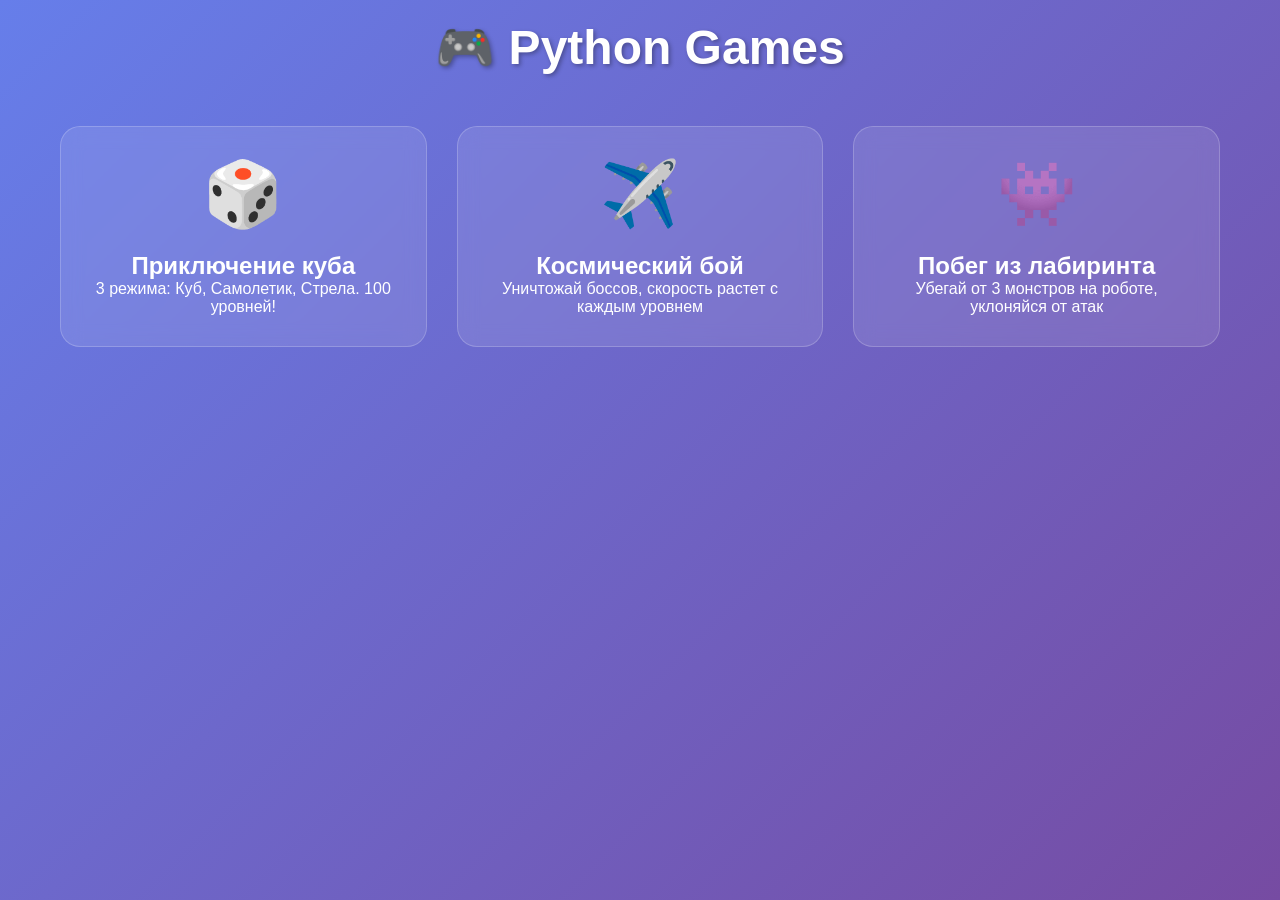
<file: misha/index.html>
<!DOCTYPE html>
<html lang="ru">
<head>
    <meta charset="UTF-8">
    <meta name="viewport" content="width=device-width, initial-scale=1.0, user-scalable=no">
    <title>Python Games - Три игры в одной</title>
    <style>
        * { margin: 0; padding: 0; box-sizing: border-box; }
        body {
            font-family: 'Segoe UI', Tahoma, Geneva, Verdana, sans-serif;
            background: linear-gradient(135deg, #667eea 0%, #764ba2 100%);
            min-height: 100vh;
            color: white;
        }
        .container {
            max-width: 1200px;
            margin: 0 auto;
            padding: 20px;
            text-align: center;
        }
        h1 { font-size: 3em; margin-bottom: 40px; text-shadow: 2px 2px 4px rgba(0,0,0,0.3); }
        .games-grid {
            display: grid;
            grid-template-columns: repeat(auto-fit, minmax(280px, 1fr));
            gap: 30px;
            margin-top: 50px;
        }
        .game-card {
            background: rgba(255,255,255,0.1);
            backdrop-filter: blur(10px);
            border-radius: 20px;
            padding: 30px;
            text-decoration: none;
            color: white;
            transition: transform 0.3s, background 0.3s;
            border: 1px solid rgba(255,255,255,0.2);
            cursor: pointer;
            display: block;
        }
        .game-card:hover {
            transform: translateY(-10px);
            background: rgba(255,255,255,0.2);
        }
        .game-icon { font-size: 4em; margin-bottom: 20px; }

        /* Стили для игр */
        .game-screen {
            position: fixed;
            top: 0;
            left: 0;
            width: 100%;
            height: 100%;
            background: linear-gradient(135deg, #667eea 0%, #764ba2 100%);
            z-index: 100;
            overflow-y: auto;
            display: none;
        }
        .game-screen.active {
            display: block;
        }
        .game-container {
            max-width: 900px;
            margin: 20px auto;
            padding: 20px;
            text-align: center;
        }
        canvas {
            border: 2px solid #333;
            background: #111;
            display: block;
            margin: 20px auto;
            box-shadow: 0 0 20px rgba(0,0,0,0.5);
        }
        button {
            padding: 10px 20px;
            margin: 5px;
            font-size: 16px;
            cursor: pointer;
            background: #ff6b6b;
            border: none;
            color: white;
            border-radius: 10px;
            transition: 0.3s;
        }
        button:hover {
            background: #ff4757;
            transform: scale(1.05);
        }
        .back-btn {
            background: #4ecdc4;
        }
        .back-btn:hover {
            background: #44b3aa;
        }
        #level, #score, #bossHealth, #monsterStatus {
            font-size: 24px;
            margin: 10px;
            color: gold;
        }
        .controls {
            text-align: center;
            margin-top: 20px;
        }
        .info-text {
            font-size: 14px;
            color: #ccc;
            margin-top: 10px;
        }
    </style>
</head>
<body>

<!-- Главное меню -->
<div id="mainMenu" class="container">
    <h1>🎮 Python Games</h1>
    <div class="games-grid">
        <div onclick="showGame(1)" class="game-card">
            <div class="game-icon">🎲</div>
            <h2>Приключение куба</h2>
            <p>3 режима: Куб, Самолетик, Стрела. 100 уровней!</p>
        </div>
        <div onclick="showGame(2)" class="game-card">
            <div class="game-icon">✈️</div>
            <h2>Космический бой</h2>
            <p>Уничтожай боссов, скорость растет с каждым уровнем</p>
        </div>
        <div onclick="showGame(3)" class="game-card">
            <div class="game-icon">👾</div>
            <h2>Побег из лабиринта</h2>
            <p>Убегай от 3 монстров на роботе, уклоняйся от атак</p>
        </div>
    </div>
</div>

<!-- Игра 1 -->
<div id="game1" class="game-screen">
    <div class="game-container">
        <h1>🎲 Приключение куба</h1>
        <div class="controls">
            <button onclick="setMode('cube')">Куб 🧊</button>
            <button onclick="setMode('plane')">Самолетик ✈️</button>
            <button onclick="setMode('arrow')">Стрела 🏹</button>
        </div>
        <div id="level">Уровень: 1 / 100</div>
        <canvas id="game1Canvas" width="800" height="400"></canvas>
        <div class="controls">
            <button onclick="restartGame1()">Перезапустить</button>
            <button class="back-btn" onclick="hideGame()">На главную</button>
        </div>
        <div class="info-text">Управление: Стрелки. Для куба: влево/вправо + пробел прыжок</div>
    </div>
</div>

<!-- Игра 2 -->
<div id="game2" class="game-screen">
    <div class="game-container">
        <h1>✈️ Космический бой</h1>
        <div id="score">Уничтожено боссов: 0</div>
        <div id="bossHealth">Здоровье босса: 100</div>
        <canvas id="game2Canvas" width="800" height="500"></canvas>
        <div class="controls">
            <button onclick="restartGame2()">Перезапустить</button>
            <button class="back-btn" onclick="hideGame()">На главную</button>
        </div>
        <div class="info-text">Управление: Стрелки - движение, Пробел - стрельба</div>
    </div>
</div>

<!-- Игра 3 -->
<div id="game3" class="game-screen">
    <div class="game-container">
        <h1>👾 Побег из лабиринта</h1>
        <div id="monsterStatus">Монстр 1/3</div>
        <canvas id="game3Canvas" width="800" height="500"></canvas>
        <div class="controls">
            <button onclick="restartGame3()">Перезапустить</button>
            <button class="back-btn" onclick="hideGame()">На главную</button>
        </div>
        <div class="info-text">Управление: Стрелки - движение, Пробел - атака (когда монстр рядом)</div>
    </div>
</div>

<script>
    // ========== НАВИГАЦИЯ ==========
    function showGame(gameNumber) {
        document.getElementById('mainMenu').style.display = 'none';
        document.getElementById('game' + gameNumber).classList.add('active');

        if(gameNumber === 1) startGame1();
        else if(gameNumber === 2) startGame2();
        else if(gameNumber === 3) startGame3();
    }

    function hideGame() {
        document.getElementById('mainMenu').style.display = 'block';
        document.getElementById('game1').classList.remove('active');
        document.getElementById('game2').classList.remove('active');
        document.getElementById('game3').classList.remove('active');
    }

    // ========== ИГРА 1 ==========
    let canvas1, ctx1;
    let mode = 'cube';
    let level = 1;
    let gameRunning1 = true;
    let player1, obstacles1, keys1;
    let animationId1;

    function initGame1() {
        canvas1 = document.getElementById('game1Canvas');
        ctx1 = canvas1.getContext('2d');
        keys1 = {};

        document.addEventListener('keydown', (e) => {
            keys1[e.key] = true;
            if(e.key === ' ' && mode === 'cube' && player1.y >= 350 && gameRunning1) {
                player1.vy = player1.jumpPower;
                e.preventDefault();
            }
        });
        document.addEventListener('keyup', (e) => { keys1[e.key] = false; });
    }

    function setMode(newMode) {
        mode = newMode;
        restartGame1();
    }

    function restartGame1() {
        level = 1;
        gameRunning1 = true;
        player1 = { x: 100, y: 300, width: 30, height: 30, vy: 0, gravity: 0.8, jumpPower: -12 };
        obstacles1 = [];
        generateObstacles1();
        document.getElementById('level').innerText = `Уровень: ${level} / 100`;
    }

    function generateObstacles1() {
        obstacles1 = [];
        let count = 5 + Math.floor(level / 10);
        for(let i = 0; i < count; i++) {
            let obsY = 350;
            if(mode === 'plane') obsY = 100 + Math.random() * 250;
            else if(mode === 'arrow') obsY = 100 + Math.random() * 250;
            obstacles1.push({
                x: 300 + i * 150 + Math.random() * 50,
                y: obsY,
                width: 20,
                height: 20
            });
        }
    }

    function updateGame1() {
        if(!gameRunning1) return;

        if(mode === 'cube') {
            player1.vy += player1.gravity;
            player1.y += player1.vy;
            if(player1.y > 350) { player1.y = 350; player1.vy = 0; }
            if(player1.y < 0) player1.y = 0;
            if(keys1['ArrowLeft'] && player1.x > 50) player1.x -= 5;
            if(keys1['ArrowRight'] && player1.x < 200) player1.x += 5;
        } else if(mode === 'plane') {
            if(keys1['ArrowUp'] && player1.y > 10) player1.y -= 5;
            if(keys1['ArrowDown'] && player1.y < 360) player1.y += 5;
            player1.x = 100;
        } else if(mode === 'arrow') {
            if(keys1['ArrowUp'] && player1.y > 10) player1.y -= 8;
            if(keys1['ArrowDown'] && player1.y < 360) player1.y += 8;
            player1.x = 100;
        }

        for(let obs of obstacles1) {
            if(player1.x < obs.x + obs.width && player1.x + player1.width > obs.x &&
               player1.y < obs.y + obs.height && player1.y + player1.height > obs.y) {
                gameRunning1 = false;
                alert(`Игра окончена! Вы достигли ${level} уровня`);
                restartGame1();
                return;
            }
        }

        for(let obs of obstacles1) obs.x -= 4;
        obstacles1 = obstacles1.filter(obs => obs.x + obs.width > 0);

        if(obstacles1.length === 0 && gameRunning1) {
            level++;
            if(level > 100) {
                alert("Поздравляю! Вы прошли все 100 уровней!");
                restartGame1();
            } else {
                document.getElementById('level').innerText = `Уровень: ${level} / 100`;
                generateObstacles1();
            }
        }
    }

    function drawGame1() {
        ctx1.clearRect(0, 0, 800, 400);

        if(mode === 'cube') {
            ctx1.fillStyle = '#44ff44';
            ctx1.fillRect(player1.x, player1.y, player1.width, player1.height);
            ctx1.strokeStyle = '#ffffff';
            ctx1.strokeRect(player1.x, player1.y, player1.width, player1.height);
        } else if(mode === 'plane') {
            ctx1.fillStyle = '#44aaff';
            ctx1.fillRect(player1.x, player1.y, player1.width, player1.height);
            ctx1.fillStyle = '#88ccff';
            ctx1.fillRect(player1.x-10, player1.y+10, 10, 10);
        } else {
            ctx1.fillStyle = '#ffaa44';
            ctx1.fillRect(player1.x, player1.y, player1.width, player1.height);
            ctx1.fillStyle = '#ffcc88';
            ctx1.fillRect(player1.x-15, player1.y+12, 15, 6);
        }

        ctx1.fillStyle = '#ff4444';
        for(let obs of obstacles1) {
            ctx1.fillRect(obs.x, obs.y, obs.width, obs.height);
        }
    }

    function gameLoop1() {
        updateGame1();
        drawGame1();
        animationId1 = requestAnimationFrame(gameLoop1);
    }

    function startGame1() {
        if(animationId1) cancelAnimationFrame(animationId1);
        initGame1();
        restartGame1();
        gameLoop1();
    }

    // ========== ИГРА 2 ==========
    let canvas2, ctx2;
    let player2, boss, bullets2, enemyBullets;
    let score2 = 0;
    let gameSpeed = 3;
    let gameRunning2 = true;
    let keys2 = {};
    let animationId2;
    let shootCooldown = 0;
    let bossShootInterval;

    function initGame2() {
        canvas2 = document.getElementById('game2Canvas');
        ctx2 = canvas2.getContext('2d');
        keys2 = {};

        document.addEventListener('keydown', (e) => { keys2[e.key] = true; if(e.key === ' ') e.preventDefault(); });
        document.addEventListener('keyup', (e) => { keys2[e.key] = false; });
    }

    function restartGame2() {
        if(bossShootInterval) clearInterval(bossShootInterval);
        score2 = 0;
        gameSpeed = 3;
        gameRunning2 = true;
        player2 = { x: 50, y: 250, width: 30, height: 30 };
        boss = { x: 700, y: 200, width: 60, height: 60, health: 100, maxHealth: 100 };
        bullets2 = [];
        enemyBullets = [];
        updateUI2();

        bossShootInterval = setInterval(() => {
            if(gameRunning2 && boss.health > 0) {
                enemyBullets.push({ x: boss.x, y: boss.y + 25, width: 8, height: 8 });
            }
        }, 1500);
    }

    function updateUI2() {
        document.getElementById('score').innerText = `Уничтожено боссов: ${score2}`;
        document.getElementById('bossHealth').innerText = `Здоровье босса: ${Math.max(0, boss.health)}`;
    }

    function updateGame2() {
        if(!gameRunning2) return;

        if(keys2['ArrowUp'] && player2.y > 0) player2.y -= 5;
        if(keys2['ArrowDown'] && player2.y < canvas2.height - player2.height) player2.y += 5;
        if(keys2['ArrowLeft'] && player2.x > 0) player2.x -= 5;
        if(keys2['ArrowRight'] && player2.x < canvas2.width/2) player2.x += 5;

        if(keys2[' '] && shootCooldown <= 0) {
            bullets2.push({ x: player2.x + player2.width, y: player2.y + 15, width: 5, height: 5 });
            shootCooldown = 10;
        }
        if(shootCooldown > 0) shootCooldown--;

        for(let i=0; i<bullets2.length; i++) {
            bullets2[i].x += 7;
            if(bullets2[i].x > canvas2.width) bullets2.splice(i,1);
            else if(bullets2[i].x < boss.x + boss.width && bullets2[i].x + bullets2[i].width > boss.x &&
                    bullets2[i].y < boss.y + boss.height && bullets2[i].y + bullets2[i].height > boss.y) {
                boss.health -= 10;
                bullets2.splice(i,1);
                updateUI2();
                if(boss.health <= 0) {
                    score2++;
                    gameSpeed += 1.5;
                    boss.health = 100 + score2 * 20;
                    boss.maxHealth = boss.health;
                    updateUI2();
                    alert(`Босс уничтожен! Скорость увеличена до ${gameSpeed.toFixed(1)}`);
                }
            }
        }

        for(let i=0; i<enemyBullets.length; i++) {
            enemyBullets[i].x -= 5;
            if(enemyBullets[i].x < 0) enemyBullets.splice(i,1);
            else if(enemyBullets[i].x < player2.x + player2.width && enemyBullets[i].x + enemyBullets[i].width > player2.x &&
                    enemyBullets[i].y < player2.y + player2.height && enemyBullets[i].y + enemyBullets[i].height > player2.y) {
                gameRunning2 = false;
                alert(`Игра окончена! Уничтожено боссов: ${score2}`);
                restartGame2();
            }
        }
    }

    function drawGame2() {
        ctx2.clearRect(0,0,800,500);
        ctx2.fillStyle = '#00ff00';
        ctx2.fillRect(player2.x, player2.y, player2.width, player2.height);
        ctx2.fillStyle = '#ff0000';
        ctx2.fillRect(boss.x, boss.y, boss.width, boss.height);
        ctx2.fillStyle = 'yellow';
        for(let b of bullets2) ctx2.fillRect(b.x, b.y, b.width, b.height);
        ctx2.fillStyle = '#ff6666';
        for(let b of enemyBullets) ctx2.fillRect(b.x, b.y, b.width, b.height);

        ctx2.fillStyle = 'gray';
        ctx2.fillRect(20, 20, 200, 20);
        ctx2.fillStyle = 'red';
        ctx2.fillRect(20, 20, 200 * (boss.health/boss.maxHealth), 20);
        ctx2.fillStyle = 'white';
        ctx2.font = '12px Arial';
        ctx2.fillText(`Скорость: ${gameSpeed.toFixed(1)}`, 20, 60);
    }

    function gameLoop2() {
        updateGame2();
        drawGame2();
        animationId2 = requestAnimationFrame(gameLoop2);
    }

    function startGame2() {
        if(animationId2) cancelAnimationFrame(animationId2);
        initGame2();
        restartGame2();
        gameLoop2();
    }

    // ========== ИГРА 3 ==========
    let canvas3, ctx3;
    let player3, monster;
    let monsterCount = 1;
    let gameRunning3 = true;
    let attackCooldown = 0;
    let keys3 = {};
    let animationId3;

    function initGame3() {
        canvas3 = document.getElementById('game3Canvas');
        ctx3 = canvas3.getContext('2d');
        keys3 = {};

        document.addEventListener('keydown', (e) => { keys3[e.key] = true; if(e.key === ' ') e.preventDefault(); });
        document.addEventListener('keyup', (e) => { keys3[e.key] = false; });
    }

    function restartGame3() {
        monsterCount = 1;
        gameRunning3 = true;
        player3 = { x: 50, y: 250, width: 30, height: 30 };
        monster = { x: 700, y: 250, width: 40, height: 40, health: 50, attackCooldown: 0, speed: 2 };
        attackCooldown = 0;
        updateUI3();
    }

    function updateUI3() {
        document.getElementById('monsterStatus').innerHTML = `Монстр ${monsterCount}/3 | Здоровье: ${monster.health}`;
    }

    function updateGame3() {
        if(!gameRunning3) return;

        if(keys3['ArrowUp'] && player3.y > 0) player3.y -= 5;
        if(keys3['ArrowDown'] && player3.y < canvas3.height - player3.height) player3.y += 5;
        if(keys3['ArrowLeft'] && player3.x > 0) player3.x -= 5;
        if(keys3['ArrowRight'] && player3.x < canvas3.width - player3.width) player3.x += 5;

        let dx = player3.x - monster.x;
        let dy = player3.y - monster.y;
        let dist = Math.hypot(dx,dy);
        if(dist > 0) {
            monster.x += (dx/dist) * monster.speed;
            monster.y += (dy/dist) * monster.speed;
        }

        if(keys3[' '] && attackCooldown <= 0 && dist < 100) {
            monster.health -= 10;
            attackCooldown = 20;
            updateUI3();

            if(monster.health <= 0) {
                monsterCount++;
                if(monsterCount > 3) {
                    alert("Поздравляю! Вы уничтожили всех монстров и победили!");
                    restartGame3();
                } else {
                    monster.health = 50 + monsterCount * 20;
                    monster.speed = 2 + monsterCount * 0.5;
                    monster.x = 700;
                    monster.y = 250 + Math.random() * 200;
                    updateUI3();
                    alert(`Монстр ${monsterCount-1} уничтожен! Следующий сильнее!`);
                }
            }
        }
        if(attackCooldown > 0) attackCooldown--;

        if(monster.attackCooldown <= 0 && dist < 50) {
            gameRunning3 = false;
            alert(`Вы погибли! Уничтожено монстров: ${monsterCount-1}`);
            restartGame3();
            monster.attackCooldown = 30;
        } else { monster.attackCooldown--; }

        if(player3.x < 0) player3.x = 0;
        if(player3.x > canvas3.width - player3.width) player3.x = canvas3.width - player3.width;
        if(player3.y < 0) player3.y = 0;
        if(player3.y > canvas3.height - player3.height) player3.y = canvas3.height - player3.height;
    }

    function drawGame3() {
        ctx3.clearRect(0,0,800,500);

        for(let i=0; i<50; i++) {
            ctx3.fillStyle = '#2a2a4e';
            ctx3.fillRect(100 + i*50, 0, 5, 500);
            ctx3.fillRect(0, 100 + i*40, 800, 5);
        }

        ctx3.fillStyle = '#00aaff';
        ctx3.fillRect(player3.x, player3.y, player3.width, player3.height);
        ctx3.fillStyle = '#00ccff';
        ctx3.fillRect(player3.x-5, player3.y+10, 10, 10);

        ctx3.fillStyle = '#ff4444';
        ctx3.fillRect(monster.x, monster.y, monster.width, monster.height);
        ctx3.fillStyle = '#ff8888';
        ctx3.fillRect(monster.x+10, monster.y-10, monster.width-20, 10);

        ctx3.fillStyle = 'white';
        ctx3.font = '14px Arial';
        ctx3.fillText(`Здоровье монстра: ${monster.health}`, 20, 50);
        ctx3.fillText(`Скорость монстра: ${monster.speed.toFixed(1)}`, 20, 70);
    }

    function gameLoop3() {
        updateGame3();
        drawGame3();
        animationId3 = requestAnimationFrame(gameLoop3);
    }

    function startGame3() {
        if(animationId3) cancelAnimationFrame(animationId3);
        initGame3();
        restartGame3();
        gameLoop3();
    }

    // Инициализация
    window.onload = () => {
        document.getElementById('mainMenu').style.display = 'block';
    };
</script>
</body>
</html>
</file>
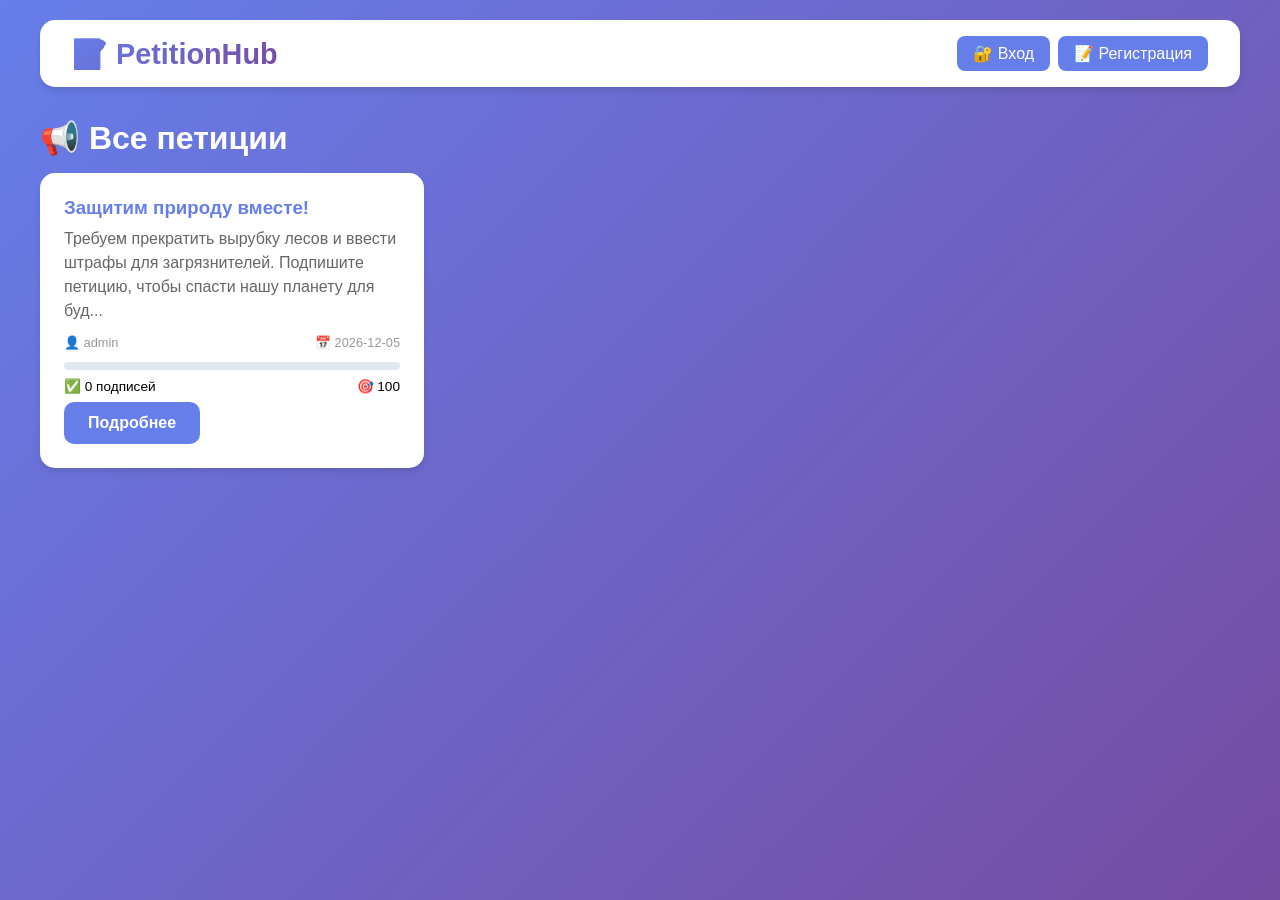
<file: PP2/index.html>
<!DOCTYPE html>
<html lang="ru">
<head>
    <meta charset="UTF-8">
    <meta name="viewport" content="width=device-width, initial-scale=1.0">
    <title>PetitionHub - Сбор подписей</title>
    <style>
        * {
            margin: 0;
            padding: 0;
            box-sizing: border-box;
        }

        body {
            font-family: 'Segoe UI', Tahoma, Geneva, Verdana, sans-serif;
            background: linear-gradient(135deg, #667eea 0%, #764ba2 100%);
            min-height: 100vh;
            padding: 20px;
        }

        .container {
            max-width: 1200px;
            margin: 0 auto;
        }

        /* Навигация */
        .navbar {
            background: white;
            border-radius: 15px;
            padding: 1rem 2rem;
            margin-bottom: 2rem;
            display: flex;
            justify-content: space-between;
            align-items: center;
            flex-wrap: wrap;
            gap: 1rem;
            box-shadow: 0 4px 6px rgba(0,0,0,0.1);
        }

        .logo {
            font-size: 1.8rem;
            font-weight: bold;
            background: linear-gradient(135deg, #667eea, #764ba2);
            -webkit-background-clip: text;
            -webkit-text-fill-color: transparent;
            background-clip: text;
        }

        .nav-links {
            display: flex;
            gap: 0.5rem;
            flex-wrap: wrap;
        }

        .nav-links button, .nav-links span {
            padding: 0.5rem 1rem;
            border: none;
            background: none;
            cursor: pointer;
            font-size: 1rem;
            border-radius: 8px;
            transition: all 0.3s;
        }

        .nav-links button {
            background: #667eea;
            color: white;
        }

        .nav-links button:hover {
            background: #5a67d8;
            transform: translateY(-2px);
        }

        /* Кнопки */
        .btn {
            padding: 0.75rem 1.5rem;
            border: none;
            border-radius: 10px;
            cursor: pointer;
            font-size: 1rem;
            font-weight: 600;
            transition: all 0.3s;
        }

        .btn-primary {
            background: #667eea;
            color: white;
        }

        .btn-primary:hover {
            background: #5a67d8;
            transform: translateY(-2px);
        }

        .btn-success {
            background: #48bb78;
            color: white;
        }

        .btn-success:hover {
            background: #38a169;
        }

        /* Карточки */
        .grid {
            display: grid;
            grid-template-columns: repeat(auto-fill, minmax(350px, 1fr));
            gap: 1.5rem;
            margin-top: 1rem;
        }

        .card {
            background: white;
            border-radius: 15px;
            padding: 1.5rem;
            box-shadow: 0 4px 6px rgba(0,0,0,0.1);
            transition: transform 0.3s;
        }

        .card:hover {
            transform: translateY(-5px);
            box-shadow: 0 8px 20px rgba(0,0,0,0.15);
        }

        .card h3 {
            color: #667eea;
            margin-bottom: 0.5rem;
        }

        .description {
            color: #666;
            margin: 0.5rem 0;
            line-height: 1.5;
        }

        .meta {
            display: flex;
            justify-content: space-between;
            font-size: 0.8rem;
            color: #999;
            margin: 0.75rem 0;
        }

        .progress-bar {
            background: #e2e8f0;
            border-radius: 10px;
            height: 8px;
            overflow: hidden;
            margin: 0.5rem 0;
        }

        .progress-fill {
            background: #667eea;
            height: 100%;
            transition: width 0.3s;
        }

        .stats {
            display: flex;
            justify-content: space-between;
            font-size: 0.85rem;
            margin: 0.5rem 0;
        }

        /* Модальное окно */
        .modal {
            display: none;
            position: fixed;
            top: 0;
            left: 0;
            width: 100%;
            height: 100%;
            background: rgba(0,0,0,0.5);
            z-index: 1000;
            justify-content: center;
            align-items: center;
        }

        .modal-content {
            background: white;
            border-radius: 15px;
            padding: 2rem;
            max-width: 500px;
            width: 90%;
            max-height: 80vh;
            overflow-y: auto;
        }

        .modal-content input,
        .modal-content textarea,
        .modal-content select {
            width: 100%;
            padding: 0.75rem;
            margin: 0.5rem 0 1rem 0;
            border: 1px solid #ddd;
            border-radius: 8px;
            font-size: 1rem;
        }

        .modal-content h2 {
            margin-bottom: 1rem;
            color: #667eea;
        }

        /* Уведомления */
        .toast {
            position: fixed;
            bottom: 20px;
            right: 20px;
            background: white;
            padding: 1rem 1.5rem;
            border-radius: 10px;
            box-shadow: 0 4px 12px rgba(0,0,0,0.15);
            z-index: 1100;
            animation: slideIn 0.3s ease;
        }

        .toast.success { border-left: 4px solid #48bb78; }
        .toast.error { border-left: 4px solid #f56565; }
        .toast.warning { border-left: 4px solid #ed8936; }

        @keyframes slideIn {
            from { transform: translateX(100%); opacity: 0; }
            to { transform: translateX(0); opacity: 1; }
        }

        /* Детали петиции */
        .petition-detail {
            max-width: 800px;
            margin: 0 auto;
        }

        .sign-form {
            background: #f0f9ff;
            padding: 1.5rem;
            border-radius: 10px;
            margin: 1rem 0;
        }

        .already-signed {
            background: #c6f6d5;
            padding: 1rem;
            border-radius: 10px;
            margin: 1rem 0;
            text-align: center;
        }

        .signature-item {
            border-left: 3px solid #667eea;
            padding: 0.75rem;
            margin: 0.5rem 0;
            background: #f7fafc;
            border-radius: 8px;
        }

        .empty-state {
            text-align: center;
            padding: 3rem;
            background: white;
            border-radius: 15px;
            color: #999;
        }

        hr {
            margin: 1rem 0;
            border: none;
            border-top: 1px solid #e2e8f0;
        }

        @media (max-width: 768px) {
            .navbar {
                flex-direction: column;
                text-align: center;
            }

            .grid {
                grid-template-columns: 1fr;
            }
        }
    </style>
</head>
<body>
    <div class="container">
        <div class="navbar">
            <div class="logo">📝 PetitionHub</div>
            <div class="nav-links" id="navLinks"></div>
        </div>
        <div id="app"></div>
    </div>

    <div id="modal" class="modal">
        <div class="modal-content" id="modalContent"></div>
    </div>

    <script>
        // ============ ДАННЫЕ ============
        let currentUser = null;

        function getUsers() {
            let users = localStorage.getItem('users');
            if (!users) {
                users = [
                    { id: 1, username: 'admin', password: this.btoa('admin123'), email: 'admin@test.com', createdAt: new Date().toISOString() }
                ];
                localStorage.setItem('users', JSON.stringify(users));
            }
            return JSON.parse(localStorage.getItem('users'));
        }

        function getPetitions() {
            let petitions = localStorage.getItem('petitions');
            if (!petitions) {
                petitions = [
                    {
                        id: 1,
                        title: 'Защитим природу вместе!',
                        description: 'Требуем прекратить вырубку лесов и ввести штрафы для загрязнителей. Подпишите петицию, чтобы спасти нашу планету для будущих поколений.',
                        target: 100,
                        createdBy: 1,
                        createdAt: new Date().toISOString()
                    }
                ];
                localStorage.setItem('petitions', JSON.stringify(petitions));
            }
            return JSON.parse(localStorage.getItem('petitions'));
        }

        function getSignatures() {
            let signatures = localStorage.getItem('signatures');
            if (!signatures) {
                signatures = [];
                localStorage.setItem('signatures', JSON.stringify(signatures));
            }
            return JSON.parse(localStorage.getItem('signatures'));
        }

        function saveUsers(users) { localStorage.setItem('users', JSON.stringify(users)); }
        function savePetitions(petitions) { localStorage.setItem('petitions', JSON.stringify(petitions)); }
        function saveSignatures(signatures) { localStorage.setItem('signatures', JSON.stringify(signatures)); }

        // ============ ХЕЛПЕРЫ ============
        function showToast(msg, type = 'success') {
            const toast = document.createElement('div');
            toast.className = `toast ${type}`;
            toast.textContent = msg;
            document.body.appendChild(toast);
            setTimeout(() => toast.remove(), 3000);
        }

        function closeModal() {
            document.getElementById('modal').style.display = 'none';
        }

        function openModal(content) {
            const modal = document.getElementById('modal');
            document.getElementById('modalContent').innerHTML = content;
            modal.style.display = 'flex';
        }

        function getSignatureCount(petitionId) {
            return getSignatures().filter(s => s.petitionId === petitionId).length;
        }

        function hasUserSigned(petitionId, userId) {
            return getSignatures().some(s => s.petitionId === petitionId && s.userId === userId);
        }

        function getPetitionSignatures(petitionId) {
            const signatures = getSignatures();
            const users = getUsers();
            return signatures
                .filter(s => s.petitionId === petitionId)
                .map(s => {
                    const user = users.find(u => u.id === s.userId);
                    return { ...s, username: user?.username || 'Unknown' };
                })
                .reverse();
        }

        function escapeHtml(str) {
            if (!str) return '';
            return str.replace(/[&<>]/g, function(m) {
                if (m === '&') return '&amp;';
                if (m === '<') return '&lt;';
                if (m === '>') return '&gt;';
                return m;
            });
        }

        // ============ ОСНОВНЫЕ ФУНКЦИИ ============
        function renderHome() {
            const petitions = getPetitions();
            const users = getUsers();

            if (petitions.length === 0) {
                document.getElementById('app').innerHTML = `
                    <div class="empty-state">
                        <h2>📭 Нет петиций</h2>
                        <p>Создайте первую петицию прямо сейчас!</p>
                        ${currentUser ? '<button class="btn btn-primary" onclick="showCreatePetitionModal()">➕ Создать петицию</button>' : '<button class="btn btn-primary" onclick="showLoginModal()">Войдите чтобы создать</button>'}
                    </div>
                `;
                return;
            }

            let html = '<h1 style="color:white; margin-bottom:1rem">📢 Все петиции</h1><div class="grid">';

            for (let p of petitions) {
                const creator = users.find(u => u.id === p.createdBy);
                const count = getSignatureCount(p.id);
                const percent = (count / p.target) * 100;

                html += `
                    <div class="card">
                        <h3>${escapeHtml(p.title)}</h3>
                        <p class="description">${escapeHtml(p.description.substring(0, 120))}${p.description.length > 120 ? '...' : ''}</p>
                        <div class="meta">
                            <span>👤 ${escapeHtml(creator?.username || 'Unknown')}</span>
                            <span>📅 ${p.createdAt.substring(0, 10)}</span>
                        </div>
                        <div class="progress-bar">
                            <div class="progress-fill" style="width: ${Math.min(percent, 100)}%"></div>
                        </div>
                        <div class="stats">
                            <span>✅ ${count} подписей</span>
                            <span>🎯 ${p.target}</span>
                        </div>
                        <button class="btn btn-primary" onclick="viewPetition(${p.id})">Подробнее</button>
                    </div>
                `;
            }

            html += '</div>';
            if (currentUser) {
                html += `<div style="text-align:center; margin-top:2rem;"><button class="btn btn-success" onclick="showCreatePetitionModal()">➕ Новая петиция</button></div>`;
            }

            document.getElementById('app').innerHTML = html;
        }

        function viewPetition(id) {
            const petition = getPetitions().find(p => p.id === id);
            if (!petition) return;

            const users = getUsers();
            const creator = users.find(u => u.id === petition.createdBy);
            const count = getSignatureCount(id);
            const percent = (count / petition.target) * 100;
            const signed = currentUser ? hasUserSigned(id, currentUser.id) : false;
            const signatures = getPetitionSignatures(id);

            let html = `
                <div class="petition-detail">
                    <div class="card">
                        <h2>${escapeHtml(petition.title)}</h2>
                        <div class="meta">
                            <span>👤 ${escapeHtml(creator?.username || 'Unknown')}</span>
                            <span>📅 ${petition.createdAt.substring(0, 10)}</span>
                        </div>
                        <div style="background:#f7fafc; padding:1rem; border-radius:10px; margin:1rem 0;">
                            <p>${escapeHtml(petition.description)}</p>
                        </div>
                        <div class="progress-bar" style="height:12px;">
                            <div class="progress-fill" style="width: ${Math.min(percent, 100)}%"></div>
                        </div>
                        <div class="stats">
                            <span>✅ ${count} из ${petition.target} подписей</span>
                        </div>
            `;

            if (currentUser) {
                if (!signed && currentUser.id !== petition.createdBy) {
                    html += `
                        <div class="sign-form">
                            <h3>✍️ Подписать</h3>
                            <textarea id="comment" rows="3" placeholder="Ваш комментарий (необязательно)" style="width:100%; padding:0.5rem;"></textarea>
                            <button class="btn btn-success" onclick="signPetition(${id})">Поставить подпись</button>
                        </div>
                    `;
                } else if (signed) {
                    html += `<div class="already-signed">✅ Вы уже подписали эту петицию</div>`;
                } else if (currentUser.id === petition.createdBy) {
                    html += `<div class="already-signed" style="background:#e2e8f0;">📌 Вы создатель</div>`;
                }
            } else {
                html += `<div class="already-signed" style="background:#e2e8f0;"><a href="#" onclick="showLoginModal(); return false;">Войдите</a> чтобы подписать</div>`;
            }

            html += `<h3 style="margin-top:1.5rem;">📋 Подписи</h3><div>`;

            if (signatures.length === 0) {
                html += `<p>Нет подписей. Будьте первым!</p>`;
            } else {
                for (let s of signatures.slice(0, 20)) {
                    html += `
                        <div class="signature-item">
                            <strong>${escapeHtml(s.username)}</strong>
                            <span style="font-size:0.8rem; color:#999;"> ${new Date(s.signedAt).toLocaleString()}</span>
                            ${s.comment ? `<p style="margin-top:0.3rem;">"${escapeHtml(s.comment)}"</p>` : ''}
                        </div>
                    `;
                }
            }

            html += `</div><button class="btn btn-primary" style="margin-top:1rem;" onclick="renderHome()">← Назад</button></div></div>`;

            document.getElementById('app').innerHTML = html;
        }

        window.signPetition = function(petitionId) {
            if (!currentUser) {
                showToast('Сначала войдите', 'warning');
                return;
            }

            if (hasUserSigned(petitionId, currentUser.id)) {
                showToast('Вы уже подписали', 'warning');
                return;
            }

            const comment = document.getElementById('comment')?.value || '';
            const signatures = getSignatures();

            signatures.push({
                id: Date.now(),
                petitionId: petitionId,
                userId: currentUser.id,
                signedAt: new Date().toISOString(),
                comment: comment
            });

            saveSignatures(signatures);
            showToast('Вы подписали петицию! Спасибо!', 'success');
            viewPetition(petitionId);
        };

        window.showCreatePetitionModal = function() {
            if (!currentUser) {
                showToast('Войдите в систему', 'warning');
                return;
            }

            openModal(`
                <h2>📝 Создать петицию</h2>
                <input type="text" id="title" placeholder="Название">
                <textarea id="desc" rows="5" placeholder="Описание"></textarea>
                <input type="number" id="target" placeholder="Нужно подписей" value="100">
                <button class="btn btn-primary" onclick="createPetition()">Создать</button>
                <button class="btn" onclick="closeModal()" style="margin-left:0.5rem;">Отмена</button>
            `);
        };

        window.createPetition = function() {
            const title = document.getElementById('title').value.trim();
            const desc = document.getElementById('desc').value.trim();
            const target = parseInt(document.getElementById('target').value);

            if (!title || !desc) {
                showToast('Заполните все поля', 'error');
                return;
            }

            if (target < 1) {
                showToast('Цель должна быть больше 0', 'error');
                return;
            }

            const petitions = getPetitions();
            petitions.push({
                id: Date.now(),
                title: title,
                description: desc,
                target: target,
                createdBy: currentUser.id,
                createdAt: new Date().toISOString()
            });

            savePetitions(petitions);
            closeModal();
            showToast('Петиция создана!', 'success');
            renderHome();
        };

        window.showLoginModal = function() {
            openModal(`
                <h2>🔐 Вход</h2>
                <input type="text" id="loginUsername" placeholder="Имя пользователя">
                <input type="password" id="loginPassword" placeholder="Пароль">
                <button class="btn btn-primary" onclick="login()">Войти</button>
                <hr>
                <p>Нет аккаунта? <a href="#" onclick="showRegisterModal(); return false;">Зарегистрироваться</a></p>
            `);
        };

        window.showRegisterModal = function() {
            openModal(`
                <h2>📝 Регистрация</h2>
                <input type="text" id="regUsername" placeholder="Имя пользователя">
                <input type="email" id="regEmail" placeholder="Email">
                <input type="password" id="regPassword" placeholder="Пароль">
                <input type="password" id="regConfirm" placeholder="Повторите пароль">
                <button class="btn btn-primary" onclick="register()">Зарегистрироваться</button>
                <hr>
                <p>Уже есть аккаунт? <a href="#" onclick="showLoginModal(); return false;">Войти</a></p>
            `);
        };

        window.login = function() {
            const username = document.getElementById('loginUsername').value.trim();
            const password = document.getElementById('loginPassword').value;
            const users = getUsers();
            const user = users.find(u => u.username === username && u.password === btoa(password));

            if (user) {
                currentUser = { id: user.id, username: user.username, email: user.email };
                closeModal();
                updateNav();
                renderHome();
                showToast(`Добро пожаловать, ${username}!`, 'success');
            } else {
                showToast('Неверные данные', 'error');
            }
        };

        window.register = function() {
            const username = document.getElementById('regUsername').value.trim();
            const email = document.getElementById('regEmail').value.trim();
            const password = document.getElementById('regPassword').value;
            const confirm = document.getElementById('regConfirm').value;

            if (!username || !password) {
                showToast('Заполните обязательные поля', 'error');
                return;
            }

            if (password !== confirm) {
                showToast('Пароли не совпадают', 'error');
                return;
            }

            if (password.length < 4) {
                showToast('Пароль минимум 4 символа', 'error');
                return;
            }

            const users = getUsers();
            if (users.find(u => u.username === username)) {
                showToast('Имя уже занято', 'error');
                return;
            }

            users.push({
                id: Date.now(),
                username: username,
                password: btoa(password),
                email: email,
                createdAt: new Date().toISOString()
            });

            saveUsers(users);
            closeModal();
            showToast('Регистрация успешна! Теперь войдите', 'success');
            showLoginModal();
        };

        window.logout = function() {
            currentUser = null;
            updateNav();
            renderHome();
            showToast('Вы вышли', 'info');
        };

        function updateNav() {
            const nav = document.getElementById('navLinks');
            if (currentUser) {
                nav.innerHTML = `
                    <span style="background:#e2e8f0;">👋 ${escapeHtml(currentUser.username)}</span>
                    <button onclick="showCreatePetitionModal()">➕ Создать</button>
                    <button onclick="logout()">🚪 Выйти</button>
                `;
            } else {
                nav.innerHTML = `
                    <button onclick="showLoginModal()">🔐 Вход</button>
                    <button onclick="showRegisterModal()">📝 Регистрация</button>
                `;
            }
        }

        // Закрытие модалки по клику вне
        window.onclick = function(e) {
            const modal = document.getElementById('modal');
            if (e.target === modal) closeModal();
        };

        // Запуск
        updateNav();
        renderHome();
    </script>
</body>
</html>
</file>
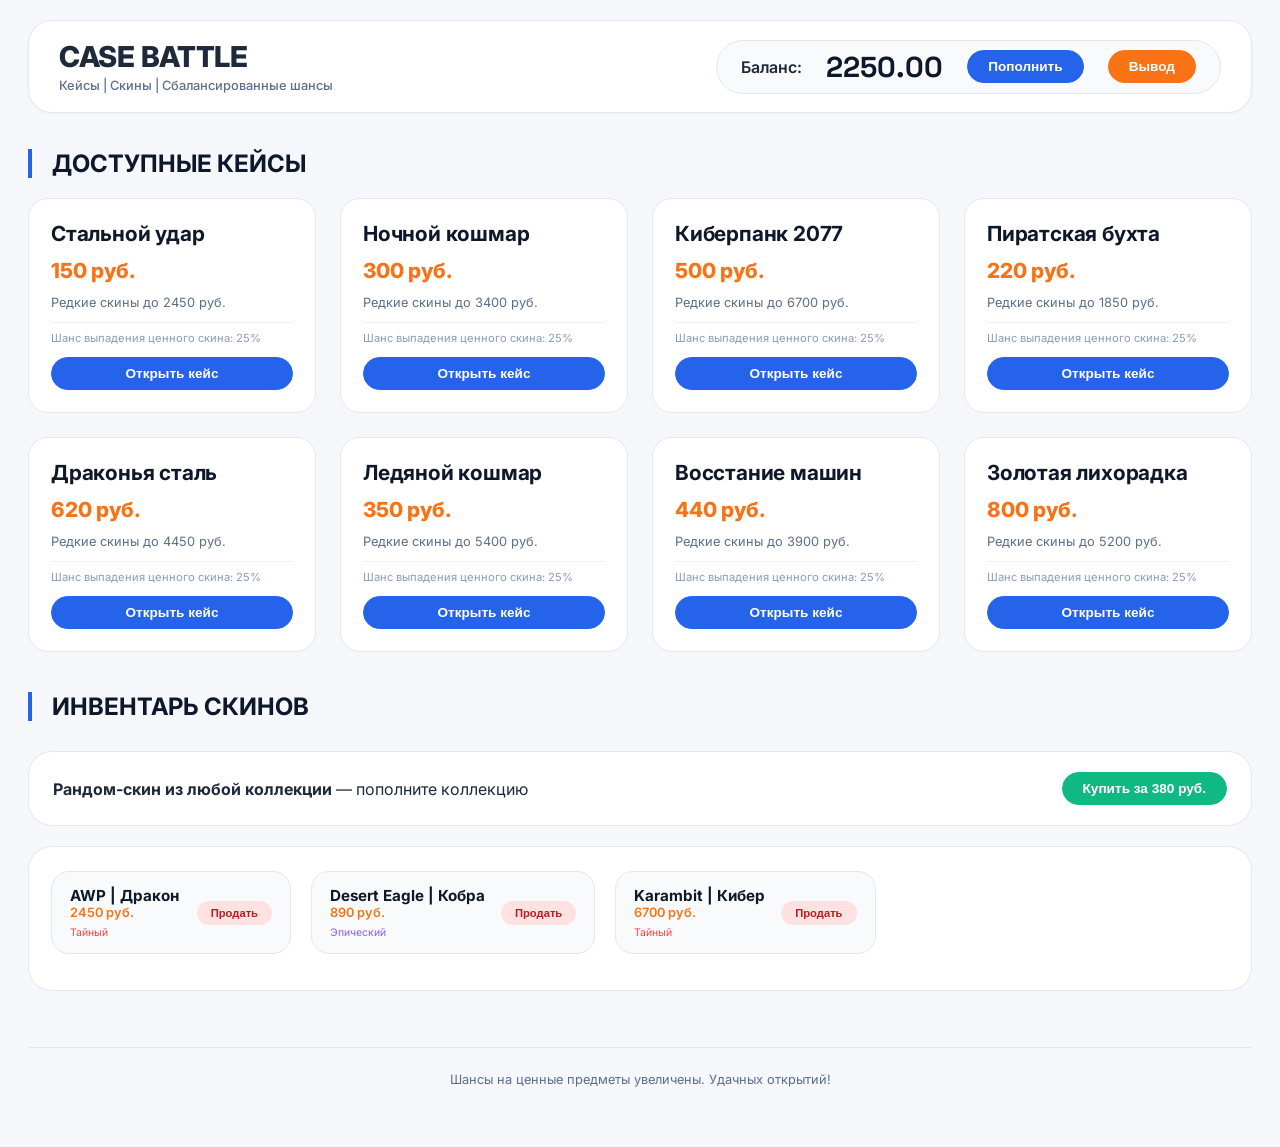
<file: Stepan/index.html>
<!DOCTYPE html>
<html lang="ru">
<head>
    <meta charset="UTF-8">
    <meta name="viewport" content="width=device-width, initial-scale=1.0, user-scalable=yes">
    <title>Case Battle | Сбалансированные шансы</title>
    <!-- Google Fonts -->
    <link href="https://fonts.googleapis.com/css2?family=Inter:opsz,wght@14..32,300;400;500;600;700;800&family=Space+Grotesk:wght@400;500;600&display=swap" rel="stylesheet">
    <style>
        * {
            margin: 0;
            padding: 0;
            box-sizing: border-box;
        }

        body {
            background: #f5f7fb;
            font-family: 'Inter', sans-serif;
            color: #1e293b;
            padding-bottom: 40px;
            min-height: 100vh;
        }

        .container {
            max-width: 1400px;
            margin: 0 auto;
            padding: 20px 28px;
        }

        .header {
            display: flex;
            justify-content: space-between;
            align-items: center;
            flex-wrap: wrap;
            gap: 20px;
            margin-bottom: 36px;
            background: #ffffff;
            border-radius: 24px;
            padding: 18px 30px;
            border: 1px solid #e2e8f0;
            box-shadow: 0 1px 3px rgba(0,0,0,0.03);
        }

        .logo h1 {
            font-size: 1.8rem;
            font-weight: 800;
            color: #1e293b;
            letter-spacing: -0.3px;
        }

        .logo span {
            font-size: 0.8rem;
            color: #5b6e8c;
            font-weight: 500;
        }

        .balance-card {
            background: #f8fafc;
            border-radius: 32px;
            padding: 8px 24px;
            display: flex;
            align-items: center;
            gap: 24px;
            flex-wrap: wrap;
            border: 1px solid #e2e8f0;
        }

        .balance-item {
            display: flex;
            align-items: center;
            gap: 8px;
            font-weight: 600;
            font-size: 1rem;
            color: #1e293b;
        }

        .balance-amount {
            font-size: 1.8rem;
            font-weight: 800;
            font-family: 'Space Grotesk', monospace;
            color: #0f172a;
        }

        .btn-action {
            background: #ffffff;
            border: 1px solid #cbd5e1;
            padding: 8px 20px;
            border-radius: 40px;
            color: #1e293b;
            font-weight: 600;
            cursor: pointer;
            transition: 0.2s;
            font-size: 0.85rem;
        }

        .btn-primary {
            background: #2563eb;
            border-color: #2563eb;
            color: white;
        }
        .btn-primary:hover {
            background: #1d4ed8;
        }
        .btn-warning {
            background: #f97316;
            border-color: #f97316;
            color: white;
        }
        .btn-warning:hover {
            background: #ea580c;
        }
        .btn-success {
            background: #10b981;
            border-color: #10b981;
            color: white;
        }
        .btn-success:hover {
            background: #059669;
        }
        .btn-action:hover {
            transform: translateY(-1px);
            filter: brightness(0.97);
        }

        .section-title {
            font-size: 1.5rem;
            font-weight: 700;
            margin: 36px 0 20px 0;
            border-left: 4px solid #2563eb;
            padding-left: 20px;
            color: #0f172a;
        }

        .cases-grid {
            display: grid;
            grid-template-columns: repeat(auto-fill, minmax(280px, 1fr));
            gap: 24px;
            margin-bottom: 40px;
        }

        .case-item {
            background: #ffffff;
            border-radius: 20px;
            padding: 22px;
            border: 1px solid #e2e8f0;
            transition: 0.2s ease;
            cursor: pointer;
        }
        .case-item:hover {
            transform: translateY(-4px);
            border-color: #2563eb;
            box-shadow: 0 12px 24px -12px rgba(0, 0, 0, 0.1);
        }
        .case-name {
            font-size: 1.3rem;
            font-weight: 700;
            letter-spacing: -0.2px;
            color: #0f172a;
            margin-bottom: 8px;
        }
        .case-price {
            font-size: 1.3rem;
            font-weight: 800;
            color: #f97316;
            margin: 12px 0 8px;
        }
        .skin-preview {
            font-size: 0.8rem;
            color: #5b6e8c;
            margin: 12px 0;
        }
        .chance-info {
            font-size: 0.7rem;
            color: #8b9abc;
            margin-top: 8px;
            border-top: 1px solid #eef2f6;
            padding-top: 8px;
        }

        .inventory-wrapper {
            background: #ffffff;
            border-radius: 24px;
            padding: 18px 16px;
            border: 1px solid #e2e8f0;
            margin-top: 10px;
        }
        .inventory-scroll {
            overflow-x: auto;
            overflow-y: hidden;
            white-space: nowrap;
            scroll-behavior: smooth;
            padding-bottom: 12px;
            cursor: grab;
        }
        .inventory-scroll:active {
            cursor: grabbing;
        }
        .inventory-grid-horizontal {
            display: inline-flex;
            gap: 20px;
            padding: 6px 6px;
        }
        .skin-card {
            background: #f8fafc;
            border-radius: 18px;
            padding: 14px 18px;
            min-width: 240px;
            display: inline-flex;
            align-items: center;
            gap: 16px;
            border: 1px solid #e2e8f0;
            transition: 0.1s;
        }
        .skin-card:hover {
            background: #ffffff;
            border-color: #f97316;
            box-shadow: 0 4px 12px rgba(0,0,0,0.05);
        }
        .skin-info {
            flex: 1;
            white-space: normal;
        }
        .skin-name {
            font-weight: 700;
            font-size: 0.95rem;
            color: #0f172a;
        }
        .skin-price {
            font-size: 0.8rem;
            color: #f97316;
            font-weight: 600;
        }
        .sell-btn {
            background: #fee2e2;
            border: none;
            padding: 6px 14px;
            border-radius: 40px;
            color: #b91c1c;
            font-weight: 700;
            cursor: pointer;
            font-size: 0.7rem;
        }
        .sell-btn:hover {
            background: #fecaca;
        }
        .empty-inv {
            padding: 24px;
            text-align: center;
            background: #f8fafc;
            border-radius: 24px;
            color: #5b6e8c;
            font-weight: 500;
            border: 1px solid #e2e8f0;
        }

        .modal {
            display: none;
            position: fixed;
            top: 0; left: 0;
            width: 100%; height: 100%;
            background: rgba(0,0,0,0.5);
            backdrop-filter: blur(4px);
            justify-content: center;
            align-items: center;
            z-index: 1000;
        }
        .modal-content {
            background: #ffffff;
            border-radius: 28px;
            padding: 32px;
            width: 90%;
            max-width: 440px;
            border: 1px solid #cbd5e1;
        }
        .modal-content h3 {
            font-size: 1.4rem;
            margin-bottom: 8px;
            color: #0f172a;
        }
        .modal input {
            width: 100%;
            padding: 14px 18px;
            border-radius: 60px;
            border: 1px solid #cbd5e1;
            margin: 18px 0;
            background: #f8fafc;
            color: #0f172a;
            font-size: 1rem;
            outline: none;
        }
        .modal input:focus {
            border-color: #2563eb;
        }
        .modal-buttons {
            display: flex;
            gap: 14px;
            justify-content: flex-end;
        }

        .open-case-animation {
            position: fixed;
            top: 50%;
            left: 50%;
            transform: translate(-50%, -50%);
            background: #ffffff;
            border-radius: 40px;
            padding: 32px;
            text-align: center;
            z-index: 2000;
            border: 2px solid #f97316;
            width: 320px;
            box-shadow: 0 25px 40px rgba(0,0,0,0.15);
        }
        .rarity-common { color: #6b7280; font-size: 0.7rem; margin-top: 6px; }
        .rarity-rare { color: #3b82f6; font-size: 0.7rem; margin-top: 6px; }
        .rarity-epic { color: #8b5cf6; font-size: 0.7rem; margin-top: 6px; }
        .rarity-legendary { color: #f59e0b; font-size: 0.7rem; margin-top: 6px; }
        .rarity-covert { color: #ef4444; font-size: 0.7rem; margin-top: 6px; }

        footer {
            text-align: center;
            margin-top: 56px;
            color: #5b6e8c;
            font-size: 0.8rem;
            border-top: 1px solid #e2e8f0;
            padding-top: 24px;
        }

        .inventory-scroll::-webkit-scrollbar {
            height: 6px;
        }
        .inventory-scroll::-webkit-scrollbar-track {
            background: #e2e8f0;
            border-radius: 10px;
        }
        .inventory-scroll::-webkit-scrollbar-thumb {
            background: #f97316;
            border-radius: 10px;
        }

        @media (max-width: 700px) {
            .container { padding: 16px; }
            .balance-amount { font-size: 1.3rem; }
            .skin-card { min-width: 200px; }
        }
    </style>
</head>
<body>
<div class="container">
    <div class="header">
        <div class="logo">
            <h1>CASE BATTLE</h1>
            <span>Кейсы | Скины | Сбалансированные шансы</span>
        </div>
        <div class="balance-card">
            <div class="balance-item">Баланс:</div>
            <div class="balance-amount" id="balanceAmount">0</div>
            <button class="btn-action btn-primary" id="depositBtn">Пополнить</button>
            <button class="btn-action btn-warning" id="withdrawBtn">Вывод</button>
        </div>
    </div>

    <div class="section-title">ДОСТУПНЫЕ КЕЙСЫ</div>
    <div class="cases-grid" id="casesContainer"></div>

    <div class="section-title">ИНВЕНТАРЬ СКИНОВ</div>
    <div class="inventory-wrapper">
        <div class="inventory-scroll" id="inventoryScroll">
            <div class="inventory-grid-horizontal" id="inventoryContainer"></div>
        </div>
    </div>
    <footer>Шансы на ценные предметы увеличены. Удачных открытий!</footer>
</div>

<!-- модалки -->
<div id="depositModal" class="modal">
    <div class="modal-content">
        <h3>Пополнение баланса</h3>
        <input type="number" id="depositAmount" placeholder="Сумма в рублях" min="1">
        <div class="modal-buttons">
            <button class="btn-action" id="closeDepositModal">Отмена</button>
            <button class="btn-action btn-success" id="confirmDeposit">Пополнить</button>
        </div>
    </div>
</div>
<div id="withdrawModal" class="modal">
    <div class="modal-content">
        <h3>Вывод средств</h3>
        <input type="number" id="withdrawAmount" placeholder="Сумма вывода">
        <input type="text" id="withdrawWallet" placeholder="Номер карты / USDT / QIWI">
        <div class="modal-buttons">
            <button class="btn-action" id="closeWithdrawModal">Отмена</button>
            <button class="btn-action btn-warning" id="confirmWithdraw">Вывести</button>
        </div>
    </div>
</div>

<script>
    // Кейсы с увеличенными шансами на ценные предметы
    // Новые веса: common 45%, rare 30%, epic 15%, legendary 7%, covert 3%
    const casesList = [
        {
            id: 0, name: "Стальной удар", price: 150,
            skinPool: [
                { name: "USP-S | Охотник", price: 45, rarity: "common" },
                { name: "Glock-18 | Водопад", price: 38, rarity: "common" },
                { name: "MP9 | Зелёный", price: 52, rarity: "common" },
                { name: "M4A1-S | Лазурный", price: 180, rarity: "rare" },
                { name: "AK-47 | Абсолют", price: 340, rarity: "epic" },
                { name: "AWP | Дракон", price: 2450, rarity: "covert" }
            ]
        },
        {
            id: 1, name: "Ночной кошмар", price: 300,
            skinPool: [
                { name: "MP7 | Тень", price: 68, rarity: "common" },
                { name: "SSG 08 | Ледяной", price: 55, rarity: "common" },
                { name: "FAMAS | Полумрак", price: 72, rarity: "common" },
                { name: "MP9 | Призрак", price: 210, rarity: "rare" },
                { name: "Desert Eagle | Кобра", price: 890, rarity: "epic" },
                { name: "Knife | Скелет", price: 3400, rarity: "covert" }
            ]
        },
        {
            id: 2, name: "Киберпанк 2077", price: 500,
            skinPool: [
                { name: "Five-SeveN | Искра", price: 85, rarity: "common" },
                { name: "P250 | Нейрон", price: 62, rarity: "common" },
                { name: "MAG-7 | Сигнал", price: 78, rarity: "common" },
                { name: "AUG | Синтвейв", price: 450, rarity: "rare" },
                { name: "M4A4 | Нейросеть", price: 1870, rarity: "legendary" },
                { name: "Karambit | Кибер", price: 6700, rarity: "covert" }
            ]
        },
        {
            id: 3, name: "Пиратская бухта", price: 220,
            skinPool: [
                { name: "MP7 | Череп", price: 58, rarity: "common" },
                { name: "Nova | Шхуна", price: 42, rarity: "common" },
                { name: "SSG 08 | Абордаж", price: 120, rarity: "rare" },
                { name: "Deagle | Корсар", price: 550, rarity: "epic" },
                { name: "AWP | Капитан", price: 1850, rarity: "legendary" }
            ]
        },
        {
            id: 4, name: "Драконья сталь", price: 620,
            skinPool: [
                { name: "Galil | Чешуя", price: 48, rarity: "common" },
                { name: "Five-SeveN | Пламя", price: 195, rarity: "rare" },
                { name: "M4A1-S | Изумруд", price: 2100, rarity: "legendary" },
                { name: "AK-47 | Драконий гнев", price: 4450, rarity: "covert" }
            ]
        },
        {
            id: 5, name: "Ледяной кошмар", price: 350,
            skinPool: [
                { name: "MP9 | Мороз", price: 55, rarity: "common" },
                { name: "Glock | Стужа", price: 110, rarity: "rare" },
                { name: "AWP | Фрост", price: 1720, rarity: "legendary" },
                { name: "Karambit | Ледяной", price: 5400, rarity: "covert" }
            ]
        },
        {
            id: 6, name: "Восстание машин", price: 440,
            skinPool: [
                { name: "SCAR-20 | Ассемблер", price: 48, rarity: "common" },
                { name: "AUG | ИИ", price: 370, rarity: "rare" },
                { name: "Deagle | Киберпанк", price: 680, rarity: "epic" },
                { name: "M4A4 | Терминал", price: 940, rarity: "epic" },
                { name: "Knife | Синтетик", price: 3900, rarity: "covert" }
            ]
        },
        {
            id: 7, name: "Золотая лихорадка", price: 800,
            skinPool: [
                { name: "Desert Eagle | Султан", price: 1400, rarity: "legendary" },
                { name: "M4A1-S | Позолота", price: 980, rarity: "epic" },
                { name: "AWP | Империя", price: 3100, rarity: "covert" },
                { name: "AK-47 | Золотой тигр", price: 5200, rarity: "covert" }
            ]
        }
    ];

    // Функция выбора скина с увеличенными весами (шанс окупиться выше)
    // common 45%, rare 30%, epic 15%, legendary 7%, covert 3%
    function getRandomSkinFromPool(pool) {
        const itemsWithOdds = pool.map(item => {
            let odds = 0;
            switch(item.rarity) {
                case 'common': odds = 45; break;
                case 'rare': odds = 30; break;
                case 'epic': odds = 15; break;
                case 'legendary': odds = 7; break;
                case 'covert': odds = 3; break;
                default: odds = 15;
            }
            return { ...item, odds };
        });

        const totalOdds = itemsWithOdds.reduce((sum, item) => sum + item.odds, 0);
        let random = Math.random() * totalOdds;
        let accumulated = 0;
        for (let item of itemsWithOdds) {
            accumulated += item.odds;
            if (random <= accumulated) {
                return { name: item.name, price: item.price, rarity: item.rarity };
            }
        }
        return { name: pool[0].name, price: pool[0].price, rarity: pool[0].rarity };
    }

    let userBalance = 2250;
    let inventory = [
        { name: "AWP | Дракон", price: 2450, rarity: "covert" },
        { name: "Desert Eagle | Кобра", price: 890, rarity: "epic" },
        { name: "Karambit | Кибер", price: 6700, rarity: "covert" }
    ];

    function saveGameData() {
        localStorage.setItem('caseBattle_balance', userBalance);
        localStorage.setItem('caseBattle_inventory', JSON.stringify(inventory));
    }
    function loadGameData() {
        const savedBalance = localStorage.getItem('caseBattle_balance');
        if (savedBalance !== null) userBalance = Number(savedBalance);
        const savedInv = localStorage.getItem('caseBattle_inventory');
        if (savedInv !== null) inventory = JSON.parse(savedInv);
        if (!inventory.length && savedInv === null) {
            inventory = [
                { name: "AWP | Дракон", price: 2450, rarity: "covert" },
                { name: "Desert Eagle | Кобра", price: 890, rarity: "epic" }
            ];
        }
        updateBalanceUI();
        renderInventoryHorizontal();
    }

    function updateBalanceUI() {
        document.getElementById('balanceAmount').innerText = userBalance.toFixed(2);
        saveGameData();
    }

    function renderCases() {
        const container = document.getElementById('casesContainer');
        container.innerHTML = '';
        casesList.forEach(kase => {
            const div = document.createElement('div');
            div.className = 'case-item';
            const maxPrice = Math.max(...kase.skinPool.map(s => s.price));
            div.innerHTML = `
                <div class="case-name">${kase.name}</div>
                <div class="case-price">${kase.price} руб.</div>
                <div class="skin-preview">Редкие скины до ${maxPrice} руб.</div>
                <div class="chance-info">Шанс выпадения ценного скина: 25%</div>
                <button class="btn-action btn-primary open-case-btn" style="width:100%; margin-top:12px;">Открыть кейс</button>
            `;
            const btn = div.querySelector('.open-case-btn');
            btn.addEventListener('click', (e) => {
                e.stopPropagation();
                attemptOpenCase(kase);
            });
            container.appendChild(div);
        });
    }

    function attemptOpenCase(kase) {
        if (userBalance >= kase.price) {
            userBalance -= kase.price;
            updateBalanceUI();
            const dropped = getRandomSkinFromPool(kase.skinPool);
            inventory.push(dropped);
            saveGameData();
            renderInventoryHorizontal();
            showOpenCaseAnimation(dropped, kase.price);
        } else {
            alert("Недостаточно средств! Пополните баланс.");
        }
    }

    function getRarityText(rarity) {
        switch(rarity) {
            case 'common': return 'Обычный';
            case 'rare': return 'Редкий';
            case 'epic': return 'Эпический';
            case 'legendary': return 'Легендарный';
            case 'covert': return 'Тайный';
            default: return '';
        }
    }

    function getRarityClass(rarity) {
        switch(rarity) {
            case 'common': return 'rarity-common';
            case 'rare': return 'rarity-rare';
            case 'epic': return 'rarity-epic';
            case 'legendary': return 'rarity-legendary';
            case 'covert': return 'rarity-covert';
            default: return '';
        }
    }

    function showOpenCaseAnimation(skin, casePrice) {
        const profit = skin.price - casePrice;
        const profitText = profit >= 0 ? `+${profit} руб.` : `${profit} руб.`;
        const profitColor = profit >= 0 ? '#10b981' : '#ef4444';

        const animDiv = document.createElement('div');
        animDiv.className = 'open-case-animation';
        animDiv.innerHTML = `
            <div style="font-weight: 800; font-size: 1.4rem; margin-bottom: 12px;">Вам выпало</div>
            <div style="font-weight: 700; font-size: 1.2rem; margin: 12px 0;">${skin.name}</div>
            <div class="${getRarityClass(skin.rarity)}">${getRarityText(skin.rarity)}</div>
            <div style="color: #f97316; font-weight: 700; margin: 8px 0;">Цена: ${skin.price} руб.</div>
            <div style="color: ${profitColor}; font-weight: 600; margin: 4px 0;">${profitText} к цене кейса</div>
            <button id="closeAnimBtn" class="btn-action btn-primary" style="margin-top: 20px;">Забрать</button>
        `;
        document.body.appendChild(animDiv);
        const closeBtn = animDiv.querySelector('#closeAnimBtn');
        closeBtn.addEventListener('click', () => {
            animDiv.remove();
            renderInventoryHorizontal();
        });
        setTimeout(() => { if(animDiv.parentNode) animDiv.remove(); }, 6000);
    }

    function renderInventoryHorizontal() {
        const container = document.getElementById('inventoryContainer');
        if (!container) return;
        if (inventory.length === 0) {
            container.innerHTML = `<div class="empty-inv" style="min-width:280px;">Инвентарь пуст. Откройте кейс, чтобы получить скины.</div>`;
            return;
        }
        container.innerHTML = '';
        inventory.forEach((skin, idx) => {
            const card = document.createElement('div');
            card.className = 'skin-card';
            card.innerHTML = `
                <div class="skin-info">
                    <div class="skin-name">${skin.name}</div>
                    <div class="skin-price">${skin.price} руб.</div>
                    <div class="${getRarityClass(skin.rarity)}" style="font-size:0.65rem;">${getRarityText(skin.rarity)}</div>
                </div>
                <button class="sell-btn" data-index="${idx}">Продать</button>
            `;
            const sellBtn = card.querySelector('.sell-btn');
            sellBtn.addEventListener('click', (e) => {
                e.stopPropagation();
                sellSkin(idx);
            });
            container.appendChild(card);
        });
    }

    function sellSkin(index) {
        if (index >= 0 && index < inventory.length) {
            const skin = inventory[index];
            userBalance += skin.price;
            inventory.splice(index, 1);
            updateBalanceUI();
            renderInventoryHorizontal();
            saveGameData();
            showToast(`Продано за ${skin.price} руб.`, '#10b981');
        }
    }

    function showToast(msg, bgColor) {
        const toast = document.createElement('div');
        toast.style.position = 'fixed'; toast.style.bottom = '30px'; toast.style.left = '50%';
        toast.style.transform = 'translateX(-50%)'; toast.style.background = bgColor;
        toast.style.color = 'white'; toast.style.padding = '12px 24px'; toast.style.borderRadius = '60px';
        toast.style.fontWeight = 'bold'; toast.style.zIndex = '9999'; toast.style.fontSize = '0.9rem';
        toast.innerText = msg;
        document.body.appendChild(toast);
        setTimeout(() => toast.remove(), 2500);
    }

    // Модалки
    const depositModal = document.getElementById('depositModal');
    const withdrawModal = document.getElementById('withdrawModal');
    document.getElementById('depositBtn').onclick = () => depositModal.style.display = 'flex';
    document.getElementById('closeDepositModal').onclick = () => depositModal.style.display = 'none';
    document.getElementById('confirmDeposit').onclick = () => {
        let amt = parseFloat(document.getElementById('depositAmount').value);
        if (isNaN(amt) || amt <= 0) { alert('Введите сумму'); return; }
        userBalance += amt;
        updateBalanceUI();
        depositModal.style.display = 'none';
        document.getElementById('depositAmount').value = '';
        showToast(`Пополнение на ${amt} руб.`, '#2563eb');
    };
    document.getElementById('withdrawBtn').onclick = () => withdrawModal.style.display = 'flex';
    document.getElementById('closeWithdrawModal').onclick = () => withdrawModal.style.display = 'none';
    document.getElementById('confirmWithdraw').onclick = () => {
        let amt = parseFloat(document.getElementById('withdrawAmount').value);
        let wallet = document.getElementById('withdrawWallet').value.trim();
        if (isNaN(amt) || amt <= 0) { alert('Укажите сумму'); return; }
        if (amt > userBalance) { alert(`Недостаточно. Доступно: ${userBalance} руб.`); return; }
        if (!wallet) { alert('Введите реквизиты'); return; }
        userBalance -= amt;
        updateBalanceUI();
        withdrawModal.style.display = 'none';
        document.getElementById('withdrawAmount').value = '';
        document.getElementById('withdrawWallet').value = '';
        showToast(`Заявка на вывод ${amt} руб. на ${wallet}`, '#f97316');
    };

    // Магазин случайного скина
    function createMarketplace() {
        const marketDiv = document.createElement('div');
        marketDiv.style.background = '#ffffff';
        marketDiv.style.borderRadius = '24px';
        marketDiv.style.padding = '20px 24px';
        marketDiv.style.margin = '30px 0 20px';
        marketDiv.style.border = '1px solid #e2e8f0';
        marketDiv.innerHTML = `
            <div style="display:flex; justify-content:space-between; align-items:center; flex-wrap:wrap; gap:16px;">
                <div><strong>Рандом-скин из любой коллекции</strong> — пополните коллекцию</div>
                <button id="randomShopBtn" class="btn-action btn-success">Купить за 380 руб.</button>
            </div>
        `;
        const btn = marketDiv.querySelector('#randomShopBtn');
        btn.addEventListener('click', () => {
            if (userBalance >= 380) {
                userBalance -= 380;
                updateBalanceUI();
                const allSkins = casesList.flatMap(c => c.skinPool);
                const randomItem = getRandomSkinFromPool(allSkins);
                inventory.push(randomItem);
                saveGameData();
                renderInventoryHorizontal();
                showOpenCaseAnimation(randomItem, 380);
            } else {
                alert(`Недостаточно средств. Баланс: ${userBalance} руб.`);
            }
        });
        const container = document.querySelector('.container');
        const invWrapper = document.querySelector('.inventory-wrapper');
        container.insertBefore(marketDiv, invWrapper);
    }

    // Drag to scroll
    function initDragScroll() {
        const scrollContainer = document.getElementById('inventoryScroll');
        if (!scrollContainer) return;
        let isDown = false, startX, scrollLeft;
        scrollContainer.addEventListener('mousedown', (e) => {
            isDown = true;
            startX = e.pageX - scrollContainer.offsetLeft;
            scrollLeft = scrollContainer.scrollLeft;
            scrollContainer.style.cursor = 'grabbing';
        });
        window.addEventListener('mouseup', () => {
            isDown = false;
            if(scrollContainer) scrollContainer.style.cursor = 'grab';
        });
        window.addEventListener('mousemove', (e) => {
            if(!isDown) return;
            e.preventDefault();
            const x = e.pageX - scrollContainer.offsetLeft;
            const walk = (x - startX) * 1.5;
            scrollContainer.scrollLeft = scrollLeft - walk;
        });
        scrollContainer.style.cursor = 'grab';
        scrollContainer.addEventListener('wheel', (e) => {
            if (e.deltaY !== 0) {
                e.preventDefault();
                scrollContainer.scrollLeft += e.deltaY;
            }
        });
    }

    window.onclick = (e) => {
        if (e.target === depositModal) depositModal.style.display = 'none';
        if (e.target === withdrawModal) withdrawModal.style.display = 'none';
    };

    function init() {
        loadGameData();
        renderCases();
        renderInventoryHorizontal();
        createMarketplace();
        initDragScroll();
        setInterval(() => saveGameData(), 8000);
    }
    init();
</script>
</body>
</html>
</file>
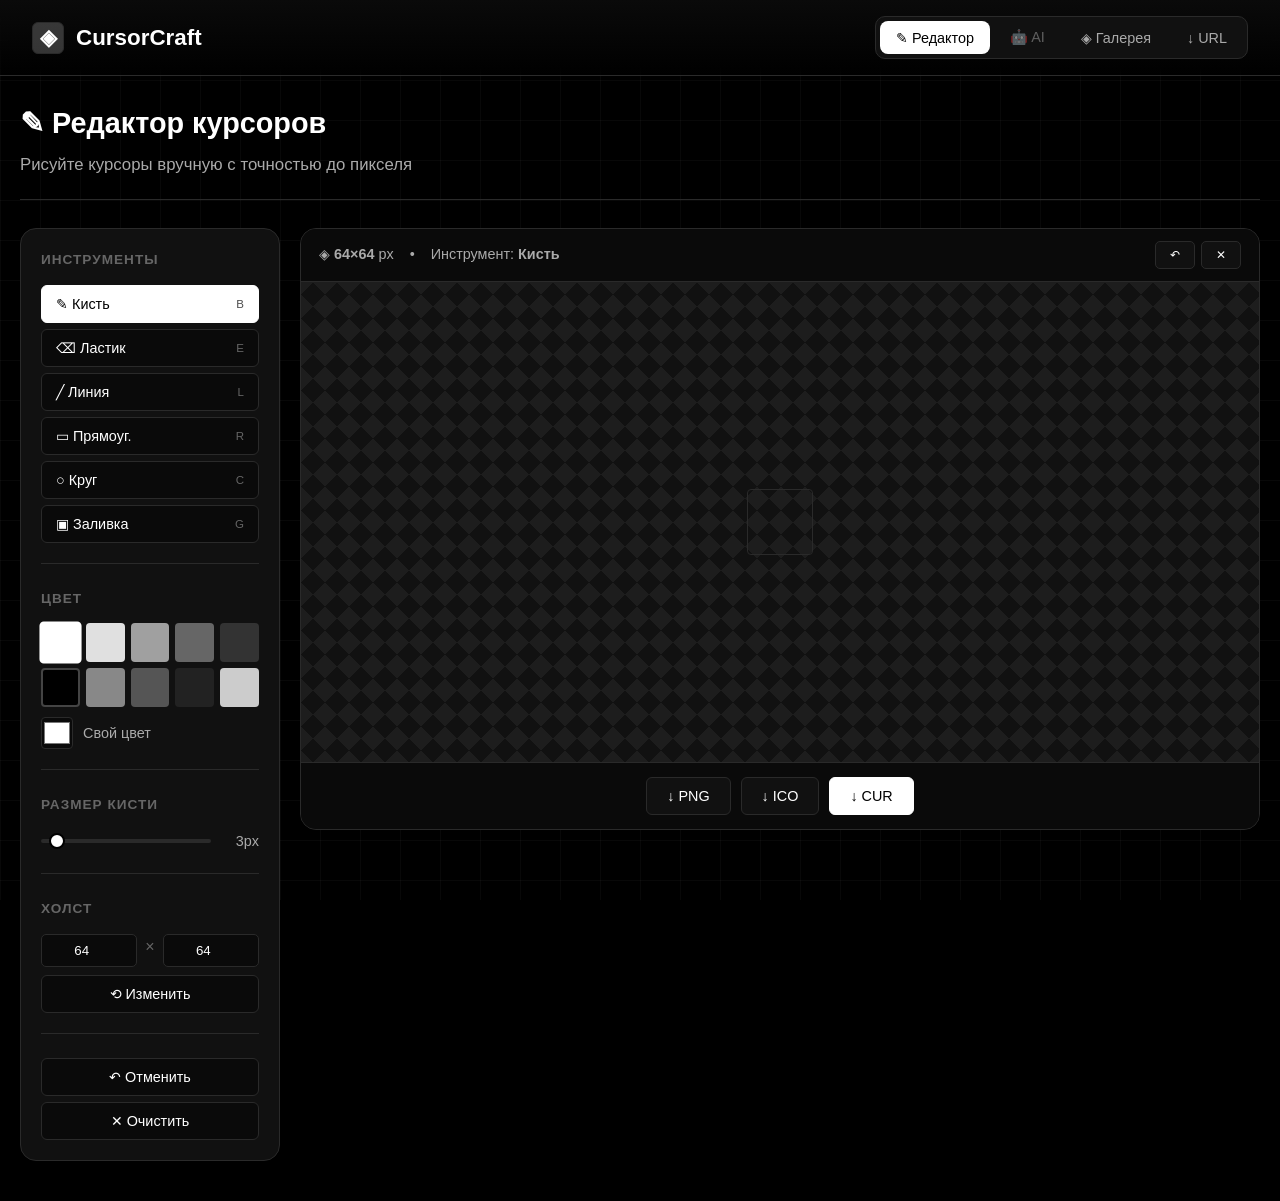
<file: Zachar/index.html>
<!DOCTYPE html>
<html lang="ru">
<head>
    <meta charset="UTF-8">
    <meta name="viewport" content="width=device-width, initial-scale=1.0">
    <title>CursorCraft — Монохромный редактор курсоров</title>
    <style>
        :root {
            --bg-primary: #000000;
            --bg-secondary: #0a0a0a;
            --bg-card: #111111;
            --border: #2a2a2a;
            --border-hover: #444444;
            --text-primary: #ffffff;
            --text-secondary: #aaaaaa;
            --text-muted: #666666;
            --accent: #ffffff;
            --transparent: rgba(255, 255, 255, 0.05);
            --transparent-hover: rgba(255, 255, 255, 0.1);
            --radius: 8px;
            --radius-lg: 16px;
        }

        * { margin: 0; padding: 0; box-sizing: border-box; }

        body {
            font-family: -apple-system, BlinkMacSystemFont, 'Segoe UI', Roboto, sans-serif;
            background: var(--bg-primary);
            color: var(--text-primary);
            min-height: 100vh;
            line-height: 1.6;
        }

        body::before {
            content: "";
            position: fixed;
            top: 0; left: 0;
            width: 100%; height: 100%;
            background-image:
                linear-gradient(rgba(255,255,255,0.03) 1px, transparent 1px),
                linear-gradient(90deg, rgba(255,255,255,0.03) 1px, transparent 1px);
            background-size: 40px 40px;
            pointer-events: none;
            z-index: -1;
        }

        header {
            background: linear-gradient(180deg, var(--bg-secondary), transparent);
            border-bottom: 1px solid var(--border);
            padding: 16px 32px;
            display: flex;
            justify-content: space-between;
            align-items: center;
            position: sticky;
            top: 0;
            z-index: 100;
            backdrop-filter: blur(12px);
        }

        .logo {
            display: flex;
            align-items: center;
            gap: 12px;
            font-size: 1.4em;
            font-weight: 700;
        }

        .logo-icon {
            width: 32px; height: 32px;
            background: rgba(255,255,255,0.2);
            border: 1px solid var(--border);
            border-radius: 6px;
            display: flex;
            align-items: center;
            justify-content: center;
        }

        nav {
            display: flex;
            gap: 4px;
            background: var(--bg-card);
            padding: 4px;
            border-radius: 10px;
            border: 1px solid var(--border);
        }

        nav button {
            background: transparent;
            border: none;
            color: var(--text-secondary);
            padding: 8px 16px;
            border-radius: 8px;
            cursor: pointer;
            font-size: 0.9em;
            font-weight: 500;
            transition: all 0.2s;
        }

        nav button:hover, nav button.active {
            background: var(--transparent-hover);
            color: var(--text-primary);
        }

        nav button.active {
            background: var(--accent);
            color: var(--bg-primary);
        }

        nav button.disabled {
            opacity: 0.5;
            cursor: not-allowed;
            pointer-events: none;
        }

        main {
            max-width: 1300px;
            margin: 0 auto;
            padding: 24px 20px 40px;
        }

        .section { display: none; animation: fadeIn 0.3s ease; }
        .section.active { display: block; }

        @keyframes fadeIn {
            from { opacity: 0; transform: translateY(8px); }
            to { opacity: 1; transform: translateY(0); }
        }

        .section-header {
            margin-bottom: 28px;
            padding-bottom: 20px;
            border-bottom: 1px solid var(--border);
        }

        .section-title {
            font-size: 1.8em;
            font-weight: 700;
            margin-bottom: 6px;
            display: flex;
            align-items: center;
            gap: 10px;
        }

        .badge-wip {
            background: var(--transparent);
            border: 1px solid var(--border);
            padding: 3px 10px;
            border-radius: 20px;
            font-size: 0.7em;
            color: var(--text-muted);
            font-weight: 500;
            text-transform: uppercase;
            letter-spacing: 0.5px;
        }

        .section-subtitle {
            color: var(--text-secondary);
            font-size: 1.05em;
        }

        .draw-layout {
            display: grid;
            grid-template-columns: 260px 1fr;
            gap: 20px;
            align-items: start;
        }

        .sidebar {
            background: var(--bg-card);
            border: 1px solid var(--border);
            border-radius: var(--radius-lg);
            padding: 20px;
        }

        .sidebar-group {
            margin-bottom: 24px;
            padding-bottom: 20px;
            border-bottom: 1px solid var(--border);
        }

        .sidebar-group:last-child {
            margin-bottom: 0;
            padding-bottom: 0;
            border-bottom: none;
        }

        .sidebar-group h3 {
            font-size: 0.85em;
            color: var(--text-muted);
            text-transform: uppercase;
            letter-spacing: 1px;
            margin-bottom: 14px;
            font-weight: 600;
        }

        .color-grid {
            display: grid;
            grid-template-columns: repeat(5, 1fr);
            gap: 6px;
        }

        .color-swatch {
            aspect-ratio: 1;
            border-radius: 4px;
            border: 2px solid transparent;
            cursor: pointer;
            transition: all 0.2s;
        }

        .color-swatch:hover, .color-swatch.active {
            border-color: var(--accent);
            transform: scale(1.08);
        }

        .color-swatch.white { background: #fff; }
        .color-swatch.gray-1 { background: #e0e0e0; }
        .color-swatch.gray-2 { background: #a0a0a0; }
        .color-swatch.gray-3 { background: #666; }
        .color-swatch.gray-4 { background: #333; }
        .color-swatch.black { background: #000; border-color: #444; }

        .custom-color {
            display: flex;
            align-items: center;
            gap: 10px;
            margin-top: 10px;
        }

        .custom-color input[type="color"] {
            width: 32px; height: 32px;
            border: 1px solid var(--border);
            border-radius: 4px;
            background: var(--bg-secondary);
            cursor: pointer;
            padding: 0;
        }

        .custom-color span {
            color: var(--text-secondary);
            font-size: 0.9em;
        }

        .slider-row {
            display: flex;
            align-items: center;
            gap: 12px;
        }

        .slider-row input[type="range"] {
            flex: 1;
            -webkit-appearance: none;
            height: 4px;
            background: var(--border);
            border-radius: 2px;
            outline: none;
        }

        .slider-row input[type="range"]::-webkit-slider-thumb {
            -webkit-appearance: none;
            width: 16px; height: 16px;
            border-radius: 50%;
            background: var(--accent);
            cursor: pointer;
            border: 2px solid var(--bg-primary);
        }

        .slider-value {
            min-width: 36px;
            text-align: right;
            color: var(--text-secondary);
            font-size: 0.9em;
        }

        .tool-buttons {
            display: flex;
            flex-direction: column;
            gap: 6px;
        }

        .tool-btn {
            background: var(--bg-secondary);
            border: 1px solid var(--border);
            color: var(--text-primary);
            padding: 10px 14px;
            border-radius: 6px;
            cursor: pointer;
            font-size: 0.9em;
            font-weight: 500;
            transition: all 0.2s;
            display: flex;
            align-items: center;
            gap: 10px;
            text-align: left;
        }

        .tool-btn:hover {
            background: var(--transparent-hover);
            border-color: var(--border-hover);
        }

        .tool-btn.active {
            background: var(--accent);
            color: var(--bg-primary);
            border-color: var(--accent);
        }

        .tool-btn .shortcut {
            margin-left: auto;
            color: var(--text-muted);
            font-size: 0.8em;
        }

        .tool-btn.active .shortcut {
            color: var(--bg-primary);
            opacity: 0.7;
        }

        .canvas-area {
            background: var(--bg-card);
            border: 1px solid var(--border);
            border-radius: var(--radius-lg);
            overflow: hidden;
            display: flex;
            flex-direction: column;
        }

        .canvas-toolbar {
            background: var(--bg-secondary);
            padding: 12px 18px;
            display: flex;
            justify-content: space-between;
            align-items: center;
            border-bottom: 1px solid var(--border);
            font-size: 0.9em;
        }

        .canvas-info {
            color: var(--text-secondary);
            display: flex;
            align-items: center;
            gap: 16px;
        }

        .canvas-actions {
            display: flex;
            gap: 6px;
        }

        .canvas-actions button {
            background: var(--bg-card);
            border: 1px solid var(--border);
            color: var(--text-primary);
            padding: 6px 14px;
            border-radius: 5px;
            cursor: pointer;
            font-size: 0.85em;
            transition: all 0.2s;
        }

        .canvas-actions button:hover {
            background: var(--transparent-hover);
        }

        .canvas-wrapper {
            display: flex;
            justify-content: center;
            align-items: center;
            padding: 24px;
            min-height: 480px;
            background:
                linear-gradient(45deg, var(--transparent) 25%, transparent 25%),
                linear-gradient(-45deg, var(--transparent) 25%, transparent 25%),
                linear-gradient(45deg, transparent 75%, var(--transparent) 75%),
                linear-gradient(-45deg, transparent 75%, var(--transparent) 75%);
            background-size: 24px 24px;
        }

        #drawCanvas {
            border: 1px solid var(--border);
            border-radius: 4px;
            cursor: crosshair;
            background: transparent;
            image-rendering: pixelated;
        }

        .download-bar {
            background: var(--bg-secondary);
            padding: 14px 18px;
            border-top: 1px solid var(--border);
            display: flex;
            justify-content: center;
            gap: 10px;
            flex-wrap: wrap;
        }

        .btn {
            background: var(--bg-card);
            border: 1px solid var(--border);
            color: var(--text-primary);
            padding: 10px 20px;
            border-radius: 6px;
            cursor: pointer;
            font-size: 0.9em;
            font-weight: 500;
            transition: all 0.2s;
            display: flex;
            align-items: center;
            gap: 8px;
        }

        .btn:hover {
            background: var(--transparent-hover);
        }

        .btn.primary {
            background: var(--accent);
            color: var(--bg-primary);
            border-color: var(--accent);
        }

        .btn.primary:hover {
            background: #e0e0e0;
        }

        .btn:disabled {
            opacity: 0.5;
            cursor: not-allowed;
        }

        /* ===== WIP / PLACEHOLDER STYLES ===== */
        .wip-container {
            background: var(--bg-card);
            border: 1px solid var(--border);
            border-radius: var(--radius-lg);
            padding: 40px;
            text-align: center;
            position: relative;
            overflow: hidden;
        }

        .wip-container::before {
            content: "";
            position: absolute;
            top: -50%;
            left: -50%;
            width: 200%;
            height: 200%;
            background: repeating-linear-gradient(
                45deg,
                transparent,
                transparent 10px,
                var(--transparent) 10px,
                var(--transparent) 20px
            );
            animation: scan 3s linear infinite;
            pointer-events: none;
            opacity: 0.3;
        }

        @keyframes scan {
            0% { transform: translateY(-100%); }
            100% { transform: translateY(100%); }
        }

        .wip-icon {
            font-size: 4em;
            margin-bottom: 20px;
            opacity: 0.7;
            animation: pulse 2s ease-in-out infinite;
        }

        @keyframes pulse {
            0%, 100% { opacity: 0.5; transform: scale(1); }
            50% { opacity: 0.8; transform: scale(1.05); }
        }

        .wip-title {
            font-size: 1.5em;
            font-weight: 600;
            margin-bottom: 12px;
            color: var(--text-primary);
        }

        .wip-subtitle {
            color: var(--text-secondary);
            margin-bottom: 24px;
            max-width: 500px;
            margin-left: auto;
            margin-right: auto;
        }

        .wip-features {
            display: grid;
            grid-template-columns: repeat(auto-fit, minmax(200px, 1fr));
            gap: 16px;
            margin: 30px 0;
            text-align: left;
        }

        .wip-feature {
            background: var(--bg-secondary);
            border: 1px solid var(--border);
            border-radius: 8px;
            padding: 16px;
            display: flex;
            align-items: flex-start;
            gap: 12px;
        }

        .wip-feature .icon {
            font-size: 1.3em;
            flex-shrink: 0;
            opacity: 0.8;
        }

        .wip-feature h4 {
            font-size: 0.95em;
            font-weight: 500;
            margin-bottom: 4px;
        }

        .wip-feature p {
            font-size: 0.85em;
            color: var(--text-muted);
            margin: 0;
        }

        .wip-progress {
            margin: 30px 0;
            text-align: left;
            max-width: 400px;
            margin-left: auto;
            margin-right: auto;
        }

        .wip-progress-bar {
            height: 6px;
            background: var(--border);
            border-radius: 3px;
            overflow: hidden;
            margin-bottom: 10px;
        }

        .wip-progress-fill {
            height: 100%;
            background: var(--accent);
            width: 35%;
            border-radius: 3px;
            position: relative;
        }

        .wip-progress-fill::after {
            content: "";
            position: absolute;
            top: 0;
            left: 0;
            right: 0;
            bottom: 0;
            background: linear-gradient(90deg, transparent, rgba(255,255,255,0.3), transparent);
            animation: shimmer 1.5s infinite;
        }

        @keyframes shimmer {
            0% { transform: translateX(-100%); }
            100% { transform: translateX(100%); }
        }

        .wip-progress-text {
            display: flex;
            justify-content: space-between;
            font-size: 0.85em;
            color: var(--text-muted);
        }

        .wip-notify {
            margin-top: 30px;
        }

        .wip-notify input {
            background: var(--bg-secondary);
            border: 1px solid var(--border);
            color: var(--text-primary);
            padding: 12px 16px;
            border-radius: 8px;
            font-size: 0.95em;
            width: 280px;
            max-width: 100%;
            margin-right: 10px;
        }

        .wip-notify input::placeholder {
            color: var(--text-muted);
        }

        .wip-footer {
            margin-top: 40px;
            padding-top: 24px;
            border-top: 1px solid var(--border);
            color: var(--text-muted);
            font-size: 0.9em;
        }

        .wip-footer a {
            color: var(--text-primary);
            text-decoration: none;
        }

        .wip-footer a:hover {
            text-decoration: underline;
        }

        /* ===== GALLERY ===== */
        .gallery-grid {
            display: grid;
            grid-template-columns: repeat(auto-fill, minmax(200px, 1fr));
            gap: 16px;
        }

        .cursor-card {
            background: var(--bg-card);
            border: 1px solid var(--border);
            border-radius: var(--radius);
            overflow: hidden;
            transition: all 0.2s;
            cursor: pointer;
        }

        .cursor-card:hover {
            border-color: var(--border-hover);
            transform: translateY(-2px);
        }

        .cursor-preview {
            height: 140px;
            display: flex;
            align-items: center;
            justify-content: center;
            background:
                linear-gradient(45deg, var(--transparent) 25%, transparent 25%),
                linear-gradient(-45deg, var(--transparent) 25%, transparent 25%),
                linear-gradient(45deg, transparent 75%, var(--transparent) 75%),
                linear-gradient(-45deg, transparent 75%, var(--transparent) 75%);
            background-size: 20px 20px;
            position: relative;
        }

        .cursor-preview canvas {
            image-rendering: pixelated;
        }

        .size-badge {
            position: absolute;
            bottom: 8px; right: 8px;
            background: var(--bg-secondary);
            border: 1px solid var(--border);
            padding: 2px 8px;
            border-radius: 4px;
            font-size: 0.7em;
            color: var(--text-muted);
        }

        .cursor-info {
            padding: 12px 14px;
        }

        .cursor-info h4 {
            font-size: 0.95em;
            font-weight: 500;
            margin-bottom: 4px;
        }

        .cursor-info p {
            color: var(--text-muted);
            font-size: 0.85em;
        }

        .cursor-actions {
            padding: 0 14px 14px;
            display: flex;
            gap: 6px;
        }

        .cursor-actions button {
            flex: 1;
            padding: 8px;
            border-radius: 5px;
            border: 1px solid var(--border);
            background: var(--bg-secondary);
            color: var(--text-primary);
            cursor: pointer;
            font-size: 0.8em;
            transition: all 0.2s;
        }

        .cursor-actions button:hover {
            background: var(--transparent-hover);
        }

        .url-section {
            background: var(--bg-card);
            border: 1px solid var(--border);
            border-radius: var(--radius-lg);
            padding: 24px;
            margin-bottom: 24px;
        }

        .url-section h3 {
            font-size: 1.1em;
            font-weight: 600;
            margin-bottom: 14px;
        }

        .url-input {
            display: flex;
            gap: 10px;
            margin-bottom: 14px;
        }

        .url-input input {
            flex: 1;
            background: var(--bg-secondary);
            border: 1px solid var(--border);
            color: var(--text-primary);
            padding: 11px 15px;
            border-radius: 6px;
            font-size: 0.95em;
            outline: none;
        }

        .resource-links {
            display: grid;
            grid-template-columns: repeat(auto-fill, minmax(220px, 1fr));
            gap: 12px;
            margin-top: 16px;
        }

        .resource-link {
            background: var(--bg-secondary);
            border: 1px solid var(--border);
            border-radius: 8px;
            padding: 14px 16px;
            text-decoration: none;
            color: var(--text-primary);
            transition: all 0.2s;
            display: block;
        }

        .resource-link:hover {
            background: var(--transparent-hover);
        }

        .resource-link strong {
            display: block;
            margin-bottom: 4px;
        }

        .resource-link span {
            color: var(--text-muted);
            font-size: 0.85em;
        }

        .modal-overlay {
            display: none;
            position: fixed;
            top: 0; left: 0;
            width: 100%; height: 100%;
            background: rgba(0, 0, 0, 0.7);
            z-index: 1000;
            justify-content: center;
            align-items: center;
            backdrop-filter: blur(4px);
        }

        .modal-overlay.active { display: flex; }

        .modal {
            background: var(--bg-card);
            border: 1px solid var(--border);
            border-radius: var(--radius-lg);
            padding: 28px;
            max-width: 480px;
            width: 92%;
            animation: modalIn 0.25s ease;
        }

        @keyframes modalIn {
            from { opacity: 0; transform: scale(0.97); }
            to { opacity: 1; transform: scale(1); }
        }

        .modal h3 {
            font-size: 1.3em;
            font-weight: 600;
            margin-bottom: 12px;
        }

        .modal p {
            color: var(--text-secondary);
            margin-bottom: 20px;
        }

        .modal-actions {
            display: flex;
            gap: 10px;
            justify-content: flex-end;
        }

        .modal-actions button {
            padding: 9px 22px;
            border-radius: 6px;
            cursor: pointer;
            font-weight: 500;
        }

        .modal-actions .btn-cancel {
            background: var(--bg-secondary);
            border: 1px solid var(--border);
            color: var(--text-primary);
        }

        .modal-actions .btn-confirm {
            background: var(--accent);
            border: none;
            color: var(--bg-primary);
        }

        .toast-container {
            position: fixed;
            bottom: 20px; right: 20px;
            z-index: 2000;
            display: flex;
            flex-direction: column;
            gap: 8px;
        }

        .toast {
            background: var(--bg-card);
            border: 1px solid var(--border);
            border-radius: 8px;
            padding: 12px 20px;
            color: var(--text-primary);
            font-size: 0.95em;
            box-shadow: 0 4px 24px rgba(0,0,0,0.4);
            animation: toastIn 0.25s ease, toastOut 0.25s ease 2.75s forwards;
            max-width: 320px;
        }

        @keyframes toastIn {
            from { opacity: 0; transform: translateX(40px); }
            to { opacity: 1; transform: translateX(0); }
        }

        @keyframes toastOut {
            from { opacity: 1; transform: translateX(0); }
            to { opacity: 0; transform: translateX(40px); }
        }

        .tip-box {
            background: var(--transparent);
            border: 1px solid var(--border);
            border-radius: 6px;
            padding: 14px 18px;
            margin: 12px 0;
            display: flex;
            gap: 12px;
            font-size: 0.95em;
        }

        .tip-box .icon {
            font-size: 1.1em;
            flex-shrink: 0;
        }

        .tip-box p { margin: 0; color: var(--text-secondary); }

        .tutorial-container { max-width: 800px; margin: 0 auto; }

        .tutorial-step {
            background: var(--bg-card);
            border: 1px solid var(--border);
            border-radius: var(--radius);
            padding: 24px;
            margin-bottom: 16px;
            position: relative;
        }

        .tutorial-step::before {
            content: attr(data-step);
            position: absolute;
            top: -12px; left: 20px;
            background: var(--bg-primary);
            border: 1px solid var(--border);
            width: 28px; height: 28px;
            border-radius: 50%;
            display: flex;
            align-items: center;
            justify-content: center;
            font-size: 0.85em;
            font-weight: 600;
        }

        .tutorial-step h3 {
            font-size: 1.15em;
            font-weight: 600;
            margin-bottom: 10px;
            margin-top: 8px;
        }

        .tutorial-step p {
            color: var(--text-secondary);
            margin-bottom: 12px;
        }

        .code-block {
            background: var(--bg-secondary);
            border: 1px solid var(--border);
            border-radius: 6px;
            padding: 14px 18px;
            margin: 12px 0;
            overflow-x: auto;
            font-family: 'Consolas', monospace;
            font-size: 0.85em;
            line-height: 1.7;
            color: var(--text-secondary);
        }

        @media (max-width: 900px) {
            .draw-layout { grid-template-columns: 1fr; }
            .sidebar { order: 2; }
            .canvas-area { order: 1; }
            header { flex-direction: column; gap: 14px; padding: 14px 16px; }
            nav { width: 100%; justify-content: center; }
            .url-input { flex-direction: column; }
            .wip-notify { display: flex; flex-direction: column; align-items: center; gap: 10px; }
            .wip-notify input { width: 100%; }
        }

        ::-webkit-scrollbar { width: 8px; }
        ::-webkit-scrollbar-track { background: var(--bg-primary); }
        ::-webkit-scrollbar-thumb { background: var(--border); border-radius: 4px; }
        ::-webkit-scrollbar-thumb:hover { background: var(--border-hover); }
    </style>
</head>
<body>

<header>
    <div class="logo">
        <div class="logo-icon">◈</div>
        CursorCraft
    </div>
    <nav>
        <button class="active" onclick="switchSection('draw')">✎ Редактор</button>
        <button class="disabled" onclick="showWipToast()" title="Функция в разработке">🤖 AI</button>
        <button onclick="switchSection('gallery')">◈ Галерея</button>
        <button onclick="switchSection('download')">↓ URL</button>
    </nav>
</header>

<div class="toast-container" id="toastContainer"></div>

<div class="modal-overlay" id="modalOverlay">
    <div class="modal">
        <h3 id="modalTitle">Подтверждение</h3>
        <p id="modalMessage">Вы уверены?</p>
        <div class="modal-actions">
            <button class="btn-cancel" onclick="closeModal()">Отмена</button>
            <button class="btn-confirm" id="modalConfirmBtn">Подтвердить</button>
        </div>
    </div>
</div>

<main>
    <!-- ===== DRAW SECTION ===== -->
    <div class="section active" id="section-draw">
        <div class="section-header">
            <h2 class="section-title">✎ Редактор курсоров</h2>
            <p class="section-subtitle">Рисуйте курсоры вручную с точностью до пикселя</p>
        </div>

        <div class="draw-layout">
            <aside class="sidebar">
                <div class="sidebar-group">
                    <h3>Инструменты</h3>
                    <div class="tool-buttons">
                        <button class="tool-btn active" onclick="setTool('brush')" id="tool-brush">✎ Кисть <span class="shortcut">B</span></button>
                        <button class="tool-btn" onclick="setTool('eraser')" id="tool-eraser">⌫ Ластик <span class="shortcut">E</span></button>
                        <button class="tool-btn" onclick="setTool('line')" id="tool-line">╱ Линия <span class="shortcut">L</span></button>
                        <button class="tool-btn" onclick="setTool('rect')" id="tool-rect">▭ Прямоуг. <span class="shortcut">R</span></button>
                        <button class="tool-btn" onclick="setTool('circle')" id="tool-circle">○ Круг <span class="shortcut">C</span></button>
                        <button class="tool-btn" onclick="setTool('fill')" id="tool-fill">▣ Заливка <span class="shortcut">G</span></button>
                    </div>
                </div>

                <div class="sidebar-group">
                    <h3>Цвет</h3>
                    <div class="color-grid">
                        <div class="color-swatch white active" onclick="setColor('#ffffff')"></div>
                        <div class="color-swatch gray-1" onclick="setColor('#e0e0e0')"></div>
                        <div class="color-swatch gray-2" onclick="setColor('#a0a0a0')"></div>
                        <div class="color-swatch gray-3" onclick="setColor('#666666')"></div>
                        <div class="color-swatch gray-4" onclick="setColor('#333333')"></div>
                        <div class="color-swatch black" onclick="setColor('#000000')"></div>
                        <div class="color-swatch" style="background:#888" onclick="setColor('#888888')"></div>
                        <div class="color-swatch" style="background:#555" onclick="setColor('#555555')"></div>
                        <div class="color-swatch" style="background:#222" onclick="setColor('#222222')"></div>
                        <div class="color-swatch" style="background:#ccc" onclick="setColor('#cccccc')"></div>
                    </div>
                    <div class="custom-color">
                        <input type="color" id="customColor" value="#ffffff" onchange="setColor(this.value)">
                        <span>Свой цвет</span>
                    </div>
                </div>

                <div class="sidebar-group">
                    <h3>Размер кисти</h3>
                    <div class="slider-row">
                        <input type="range" id="brushSize" min="1" max="40" value="3" oninput="updateBrushSize(this.value)">
                        <span class="slider-value" id="brushSizeDisplay">3px</span>
                    </div>
                </div>

                <div class="sidebar-group">
                    <h3>Холст</h3>
                    <div style="display:flex; gap:8px; margin-bottom:8px;">
                        <input type="number" id="canvasWidth" value="64" min="16" max="256" style="flex:1; background:var(--bg-secondary); border:1px solid var(--border); color:var(--text-primary); padding:8px; border-radius:5px; text-align:center;">
                        <span style="color:var(--text-muted)">×</span>
                        <input type="number" id="canvasHeight" value="64" min="16" max="256" style="flex:1; background:var(--bg-secondary); border:1px solid var(--border); color:var(--text-primary); padding:8px; border-radius:5px; text-align:center;">
                    </div>
                    <button class="tool-btn" onclick="resizeCanvas()" style="width:100%; justify-content:center;">⟲ Изменить</button>
                </div>

                <div class="sidebar-group" style="border:none; margin:0; padding:0;">
                    <div class="tool-buttons">
                        <button class="tool-btn" onclick="undoAction()" style="justify-content:center;">↶ Отменить</button>
                        <button class="tool-btn" onclick="clearCanvas()" style="justify-content:center;">✕ Очистить</button>
                    </div>
                </div>
            </aside>

            <div class="canvas-area">
                <div class="canvas-toolbar">
                    <div class="canvas-info">
                        <span>◈ <strong id="canvasSize">64×64</strong> px</span>
                        <span>•</span>
                        <span>Инструмент: <strong id="currentToolName">Кисть</strong></span>
                    </div>
                    <div class="canvas-actions">
                        <button onclick="undoAction()">↶</button>
                        <button onclick="clearCanvas()">✕</button>
                    </div>
                </div>
                <div class="canvas-wrapper">
                    <canvas id="drawCanvas" width="64" height="64"></canvas>
                </div>
                <div class="download-bar">
                    <button class="btn" onclick="downloadCursor('png')">↓ PNG</button>
                    <button class="btn" onclick="downloadCursor('ico')">↓ ICO</button>
                    <button class="btn primary" onclick="downloadCursor('cur')">↓ CUR</button>
                </div>
            </div>
        </div>
    </div>

    <!-- ===== AI SECTION - WIP PLACEHOLDER ===== -->
    <div class="section" id="section-ai">
        <div class="section-header">
            <h2 class="section-title">🤖 AI Генератор <span class="badge-wip">В разработке</span></h2>
            <p class="section-subtitle">Создавайте курсоры с помощью искусственного интеллекта</p>
        </div>

        <div class="wip-container">
            <div class="wip-icon">🔮</div>
            <h3 class="wip-title">Функция в разработке</h3>
            <p class="wip-subtitle">
                Мы работаем над интеграцией ИИ для генерации курсоров по текстовому описанию.
                Скоро вы сможете создавать уникальные курсоры одной фразой.
            </p>

            <div class="wip-features">
                <div class="wip-feature">
                    <span class="icon">✨</span>
                    <div>
                        <h4>Генерация по тексту</h4>
                        <p>Опишите курсор словами — ИИ создаст его</p>
                    </div>
                </div>
                <div class="wip-feature">
                    <span class="icon">🎨</span>
                    <div>
                        <h4>Стили и пресеты</h4>
                        <p>Монохром, пиксель-арт, минимализм и другие</p>
                    </div>
                </div>
                <div class="wip-feature">
                    <span class="icon">⚡</span>
                    <div>
                        <h4>Мгновенный результат</h4>
                        <p>Генерация за секунды без регистрации</p>
                    </div>
                </div>
                <div class="wip-feature">
                    <span class="icon">🔗</span>
                    <div>
                        <h4>Экспорт в редактор</h4>
                        <p>Редактируйте сгенерированный курсор вручную</p>
                    </div>
                </div>
            </div>

            <div class="wip-progress">
                <div class="wip-progress-bar">
                    <div class="wip-progress-fill"></div>
                </div>
                <div class="wip-progress-text">
                    <span>Прогресс разработки</span>
                    <span>~35%</span>
                </div>
            </div>

            <div class="wip-notify">
                <p style="margin-bottom:12px; color:var(--text-secondary);">
                    Хотите узнать первым, когда функция станет доступна?
                </p>
                <input type="email" id="wipEmail" placeholder="Ваш email для уведомлений">
                <button class="btn primary" onclick="subscribeWip()">🔔 Уведомить меня</button>
            </div>

            <div class="wip-footer">
                <p>
                    Следите за обновлениями в нашем
                    <a href="#" onclick="showWipToast(); return false;">Telegram</a> или
                    <a href="#" onclick="showWipToast(); return false;">GitHub</a>.
                    <br><br>
                    <small>Ориентировочный срок релиза: Q2 2026</small>
                </p>
            </div>
        </div>
    </div>

    <!-- ===== GALLERY SECTION ===== -->
    <div class="section" id="section-gallery">
        <div class="section-header">
            <h2 class="section-title">◈ Галерея</h2>
            <p class="section-subtitle">Готовые монохромные курсоры</p>
        </div>
        <div class="gallery-grid" id="galleryGrid"></div>
    </div>

    <!-- ===== DOWNLOAD FROM URL ===== -->
    <div class="section" id="section-download">
        <div class="section-header">
            <h2 class="section-title">↓ Скачать с URL</h2>
            <p class="section-subtitle">Загружайте курсоры с других сайтов</p>
        </div>

        <div class="url-section">
            <h3>🔗 Прямая загрузка</h3>
            <div class="url-input">
                <input type="url" id="cursorUrl" placeholder="https://example.com/cursor.cur">
                <button class="btn primary" onclick="downloadFromUrl()">↓ Скачать</button>
            </div>
            <div class="tip-box">
                <span class="icon">ℹ️</span>
                <p>Поддерживаются: <code>.cur</code>, <code>.ani</code>, <code>.png</code>, <code>.ico</code></p>
            </div>
        </div>

        <div class="url-section">
            <h3>🔍 Источники курсоров</h3>
            <div class="resource-links">
                <a href="https://www.rw-designer.com/cursor-library" target="_blank" class="resource-link">
                    <strong>RW-Designer</strong>
                    <span>Крупнейшая библиотека бесплатных курсоров</span>
                </a>
                <a href="https://github.com/topics/cursor" target="_blank" class="resource-link">
                    <strong>GitHub</strong>
                    <span>Open-source коллекции курсоров</span>
                </a>
            </div>
        </div>
    </div>
</main>

<script>
// ===== STATE =====
const state = {
    tool: 'brush',
    color: '#ffffff',
    brushSize: 3,
    isDrawing: false,
    history: [],
    startX: 0, startY: 0
};

const canvas = document.getElementById('drawCanvas');
const ctx = canvas.getContext('2d');

// ===== INIT =====
function init() {
    initCanvas();
    initGallery();
    saveState();
}

function initCanvas() {
    ctx.fillStyle = 'transparent';
    ctx.clearRect(0, 0, canvas.width, canvas.height);
    ctx.lineCap = 'round';
    ctx.lineJoin = 'round';
    ctx.imageSmoothingEnabled = false;

    canvas.addEventListener('mousedown', onPointerDown);
    canvas.addEventListener('mousemove', onPointerMove);
    canvas.addEventListener('mouseup', onPointerUp);
    canvas.addEventListener('mouseleave', onPointerUp);
}

function getPos(e) {
    const rect = canvas.getBoundingClientRect();
    const scaleX = canvas.width / rect.width;
    const scaleY = canvas.height / rect.height;
    return {
        x: (e.clientX - rect.left) * scaleX,
        y: (e.clientY - rect.top) * scaleY
    };
}

// ===== DRAWING =====
function onPointerDown(e) {
    state.isDrawing = true;
    const pos = getPos(e);
    state.startX = pos.x;
    state.startY = pos.y;

    if (['brush', 'eraser'].includes(state.tool)) {
        ctx.beginPath();
        ctx.moveTo(pos.x, pos.y);
    }

    if (state.tool === 'fill') {
        floodFill(Math.round(pos.x), Math.round(pos.y), state.color);
        saveState();
        state.isDrawing = false;
    }
}

function onPointerMove(e) {
    if (!state.isDrawing) return;
    const pos = getPos(e);

    if (state.tool === 'brush') {
        ctx.strokeStyle = state.color;
        ctx.lineWidth = state.brushSize;
        ctx.globalCompositeOperation = 'source-over';
        ctx.lineTo(pos.x, pos.y);
        ctx.stroke();
    } else if (state.tool === 'eraser') {
        ctx.strokeStyle = 'rgba(0,0,0,0)';
        ctx.lineWidth = state.brushSize;
        ctx.globalCompositeOperation = 'destination-out';
        ctx.lineTo(pos.x, pos.y);
        ctx.stroke();
    }
}

function onPointerUp() {
    if (!state.isDrawing) return;
    state.isDrawing = false;
    ctx.globalCompositeOperation = 'source-over';
    ctx.beginPath();
    saveState();
}

// ===== FLOOD FILL =====
function floodFill(startX, startY, fillColor) {
    const imageData = ctx.getImageData(0, 0, canvas.width, canvas.height);
    const data = imageData.data;
    const w = canvas.width, h = canvas.height;

    const idx = (startY * w + startX) * 4;
    const targetR = data[idx], targetG = data[idx+1], targetB = data[idx+2], targetA = data[idx+3];
    const fc = hexToRgb(fillColor);

    if (fc.r === targetR && fc.g === targetG && fc.b === targetB && 255 === targetA) return;

    const tolerance = 35;
    const stack = [[startX, startY]];
    const visited = new Set();

    function matches(i) {
        return Math.abs(data[i]-targetR)<=tolerance && Math.abs(data[i+1]-targetG)<=tolerance &&
               Math.abs(data[i+2]-targetB)<=tolerance && Math.abs(data[i+3]-targetA)<=tolerance;
    }

    while (stack.length) {
        const [x, y] = stack.pop();
        if (x<0||x>=w||y<0||y>=h) continue;
        const key = y*w+x;
        if (visited.has(key)) continue;
        const i = key*4;
        if (!matches(i)) continue;

        visited.add(key);
        data[i]=fc.r; data[i+1]=fc.g; data[i+2]=fc.b; data[i+3]=255;
        stack.push([x+1,y],[x-1,y],[x,y+1],[x,y-1]);
    }
    ctx.putImageData(imageData, 0, 0);
}

function hexToRgb(hex) {
    const m = /^#?([a-f\d]{2})([a-f\d]{2})([a-f\d]{2})$/i.exec(hex);
    return m ? { r:parseInt(m[1],16), g:parseInt(m[2],16), b:parseInt(m[3],16) } : {r:255,g:255,b:255};
}

// ===== HISTORY =====
function saveState() {
    state.history.push(canvas.toDataURL());
    if (state.history.length > 25) state.history.shift();
}

function undoAction() {
    if (state.history.length > 1) {
        state.history.pop();
        restoreState(state.history[state.history.length-1]);
        showToast('↶ Отменено');
    }
}

function restoreState(dataUrl) {
    const img = new Image();
    img.onload = () => { ctx.clearRect(0,0,canvas.width,canvas.height); ctx.drawImage(img,0,0); };
    img.src = dataUrl;
}

function clearCanvas() {
    showModal('Очистить холст?', 'Все изменения будут удалены.', () => {
        ctx.clearRect(0, 0, canvas.width, canvas.height);
        saveState();
        showToast('✕ Холст очищен');
        closeModal();
    });
}

function resizeCanvas() {
    const w = Math.max(16, Math.min(256, parseInt(document.getElementById('canvasWidth').value)||64));
    const h = Math.max(16, Math.min(256, parseInt(document.getElementById('canvasHeight').value)||64));

    const temp = document.createElement('canvas');
    temp.width = canvas.width; temp.height = canvas.height;
    temp.getContext('2d').drawImage(canvas, 0, 0);

    canvas.width = w; canvas.height = h;
    ctx.clearRect(0,0,w,h);
    ctx.drawImage(temp, 0, 0);
    saveState();
    updateCanvasInfo();
    showToast(`⟲ Размер: ${w}×${h}px`);
}

// ===== TOOLS =====
function setTool(tool) {
    state.tool = tool;
    document.querySelectorAll('.tool-btn').forEach(b => b.classList.remove('active'));
    document.getElementById('tool-'+tool).classList.add('active');
    updateCanvasInfo();
}

function setColor(color) {
    state.color = color;
    document.getElementById('customColor').value = color;
    document.querySelectorAll('.color-swatch').forEach(s => s.classList.remove('active'));
    event.target.classList.add('active');
}

function updateBrushSize(val) {
    state.brushSize = parseInt(val);
    document.getElementById('brushSizeDisplay').textContent = val + 'px';
}

function updateCanvasInfo() {
    const names = {brush:'Кисть',eraser:'Ластик',line:'Линия',rect:'Прямоуг.',circle:'Круг',fill:'Заливка'};
    document.getElementById('currentToolName').textContent = names[state.tool];
    document.getElementById('canvasSize').textContent = `${canvas.width}×${canvas.height}`;
}

// ===== DOWNLOAD =====
function downloadCursor(format) {
    if (format === 'cur') {
        if (canvas.width > 256 || canvas.height > 256) {
            showModal('Слишком большой холст',
                'Формат CUR поддерживает максимум 256×256 пикселей.',
                () => {});
            return;
        }
        downloadAsCUR();
    } else if (format === 'png') {
        const a = document.createElement('a');
        a.download = 'cursor.png';
        a.href = canvas.toDataURL('image/png');
        a.click();
        showToast('↓ PNG скачан');
    } else if (format === 'ico') {
        downloadAsICO();
    }
}

function downloadAsCUR() {
    try {
        const w = canvas.width, h = canvas.height;
        const temp = document.createElement('canvas');
        temp.width = w; temp.height = h;
        temp.getContext('2d').drawImage(canvas, 0, 0);
        const {data} = temp.getContext('2d').getImageData(0, 0, w, h);

        const andRowBytes = Math.ceil(w / 32) * 4;
        const andMask = new Uint8Array(andRowBytes * h);
        const xorMask = new Uint8Array(w * h * 4);

        for (let y = 0; y < h; y++) {
            for (let x = 0; x < w; x++) {
                const srcIdx = (y * w + x) * 4;
                const [r, g, b, a] = [data[srcIdx], data[srcIdx+1], data[srcIdx+2], data[srcIdx+3]];
                if (a < 128) {
                    const andByteIdx = y * andRowBytes + Math.floor(x / 8);
                    andMask[andByteIdx] |= (1 << (7 - (x % 8)));
                }
                const xorIdx = (y * w + x) * 4;
                xorMask[xorIdx] = b; xorMask[xorIdx+1] = g; xorMask[xorIdx+2] = r; xorMask[xorIdx+3] = a;
            }
        }

        const xorSize = xorMask.length, andSize = andMask.length;
        const dibSize = 40 + xorSize + andSize;
        const fileHeaderSize = 22;
        const totalSize = fileHeaderSize + dibSize;

        const buffer = new ArrayBuffer(totalSize);
        const view = new DataView(buffer);
        let offset = 0;

        view.setUint16(offset, 0, true); offset += 2;
        view.setUint16(offset, 2, true); offset += 2;
        view.setUint16(offset, 1, true); offset += 2;
        view.setUint8(offset, w >= 256 ? 0 : w); offset++;
        view.setUint8(offset, h >= 256 ? 0 : h); offset++;
        view.setUint8(offset, 0); offset++;
        view.setUint8(offset, 0); offset++;
        view.setUint16(offset, Math.floor(w/2), true); offset += 2;
        view.setUint16(offset, 1, true); offset += 2;
        view.setUint32(offset, dibSize, true); offset += 4;
        view.setUint32(offset, fileHeaderSize, true); offset += 4;
        view.setUint32(offset, 40, true); offset += 4;
        view.setUint32(offset, w, true); offset += 4;
        view.setUint32(offset, h*2, true); offset += 4;
        view.setUint16(offset, 1, true); offset += 2;
        view.setUint16(offset, 32, true); offset += 2;
        for(let i=0;i<6;i++) { view.setUint32(offset, 0, true); offset += 4; }

        new Uint8Array(buffer, offset, xorSize).set(xorMask); offset += xorSize;
        new Uint8Array(buffer, offset, andSize).set(andMask);

        const blob = new Blob([buffer], {type:'application/octet-stream'});
        const link = document.createElement('a');
        link.download = 'cursor.cur';
        link.href = URL.createObjectURL(blob);
        link.click();
        URL.revokeObjectURL(link.href);
        showToast('↓ CUR скачан');
    } catch (e) {
        console.error(e);
        showToast('❌ Ошибка создания CUR', 'error');
    }
}

function downloadAsICO() {
    try {
        const w = canvas.width, h = canvas.height;
        const temp = document.createElement('canvas');
        temp.width = w; temp.height = h;
        temp.getContext('2d').drawImage(canvas, 0, 0);
        const {data} = temp.getContext('2d').getImageData(0, 0, w, h);

        const andRowBytes = Math.ceil(w/32)*4;
        const andMask = new Uint8Array(andRowBytes*h);
        const xorMask = new Uint8Array(w*h*4);

        for (let y=0; y<h; y++) {
            for (let x=0; x<w; x++) {
                const srcIdx = (y*w+x)*4;
                const [r,g,b,a] = [data[srcIdx], data[srcIdx+1], data[srcIdx+2], data[srcIdx+3]];
                if (a < 128) andMask[y*andRowBytes + Math.floor(x/8)] |= (1 << (7-(x%8)));
                const xorIdx = (y*w+x)*4;
                xorMask[xorIdx]=b; xorMask[xorIdx+1]=g; xorMask[xorIdx+2]=r; xorMask[xorIdx+3]=a;
            }
        }

        const xorSize=xorMask.length, andSize=andMask.length, dibSize=40+xorSize+andSize, totalSize=22+dibSize;
        const buffer = new ArrayBuffer(totalSize), view = new DataView(buffer);
        let offset = 0;

        view.setUint16(offset,0,true); offset+=2;
        view.setUint16(offset,1,true); offset+=2;
        view.setUint16(offset,1,true); offset+=2;
        view.setUint8(offset, w>=256?0:w); offset++;
        view.setUint8(offset, h>=256?0:h); offset++;
        view.setUint8(offset,0); offset++;
        view.setUint8(offset,0); offset++;
        view.setUint16(offset,0,true); offset+=2;
        view.setUint16(offset,32,true); offset+=2;
        view.setUint32(offset,dibSize,true); offset+=4;
        view.setUint32(offset,22,true); offset+=4;
        view.setUint32(offset,40,true); offset+=4;
        view.setUint32(offset,w,true); offset+=4;
        view.setUint32(offset,h*2,true); offset+=4;
        view.setUint16(offset,1,true); offset+=2;
        view.setUint16(offset,32,true); offset+=2;
        for(let i=0;i<6;i++){view.setUint32(offset,0,true); offset+=4;}

        new Uint8Array(buffer,offset,xorSize).set(xorMask); offset+=xorSize;
        new Uint8Array(buffer,offset,andSize).set(andMask);

        const blob = new Blob([buffer], {type:'image/x-icon'});
        const a = document.createElement('a');
        a.download = 'cursor.ico';
        a.href = URL.createObjectURL(blob);
        a.click();
        URL.revokeObjectURL(a.href);
        showToast('↓ ICO скачан');
    } catch (e) {
        console.error(e);
        showToast('❌ Ошибка создания ICO', 'error');
    }
}

// ===== URL DOWNLOAD =====
function downloadFromUrl() {
    const url = document.getElementById('cursorUrl').value.trim();
    if (!url) { showToast('⚠ Введите URL', 'error'); return; }
    fetch(url).then(r => { if(!r.ok) throw new Error(); return r.blob(); })
    .then(blob => {
        const ext = url.split('.').pop().split('?')[0].toLowerCase() || 'cur';
        const a = document.createElement('a');
        a.download = 'cursor.' + (['cur','ani','png','ico','gif'].includes(ext)?ext:'cur');
        a.href = URL.createObjectURL(blob); a.click();
        URL.revokeObjectURL(a.href); showToast('↓ Файл скачан');
    }).catch(() => { showToast('⚠ Открываю в новой вкладке...', 'warning'); window.open(url,'_blank'); });
}

// ===== GALLERY =====
function initGallery() {
    const items = [
        {n:'Стрелка',d:'Классический',t:'arrow'},
        {n:'Прицел',d:'Крест',t:'cross'},
        {n:'Звезда',d:'Пятиконечная',t:'star'},
        {n:'Круг',d:'Простой',t:'circle'},
        {n:'Квадрат',d:'Пиксельный',t:'square'},
        {n:'Треугольник',d:'Острый',t:'triangle'}
    ];
    const grid = document.getElementById('galleryGrid');
    items.forEach((it,i) => {
        const card = document.createElement('div');
        card.className = 'cursor-card';
        card.innerHTML = `
            <div class="cursor-preview"><canvas width="32" height="32"></canvas><span class="size-badge">32×32</span></div>
            <div class="cursor-info"><h4>${it.n}</h4><p>${it.d}</p></div>
            <div class="cursor-actions">
                <button onclick="loadGalleryCursor(${i})">✎</button>
                <button onclick="downloadGalleryCursor(${i})">↓</button>
            </div>`;
        const cv = card.querySelector('canvas');
        drawGalleryShape(cv.getContext('2d'), it.t, 32);
        card._data = {name:it.n, canvas:cv};
        grid.appendChild(card);
    });
}

function drawGalleryShape(ctx, type, s) {
    ctx.clearRect(0,0,s,s); ctx.fillStyle='#fff'; ctx.strokeStyle='#fff'; ctx.lineWidth=2; const c=s/2;
    switch(type) {
        case 'arrow': ctx.beginPath(); ctx.moveTo(s*0.3,2); ctx.lineTo(s*0.7,s*0.45); ctx.lineTo(s*0.55,s*0.45);
            ctx.lineTo(s*0.55,s-2); ctx.lineTo(s*0.3,s*0.7); ctx.lineTo(s*0.15,s*0.7); ctx.closePath(); ctx.fill();
            ctx.strokeStyle='#000'; ctx.lineWidth=1; ctx.stroke(); break;
        case 'cross': ctx.lineWidth=2; ctx.beginPath(); ctx.moveTo(c,4);ctx.lineTo(c,s-4);ctx.moveTo(4,c);ctx.lineTo(s-4,c);ctx.stroke(); break;
        case 'star': ctx.beginPath(); for(let i=0;i<5;i++){const a=(i*4*Math.PI)/5-Math.PI/2;const x=c+Math.cos(a)*12,y=c+Math.sin(a)*12;i?ctx.lineTo(x,y):ctx.moveTo(x,y);}
            ctx.closePath(); ctx.fill(); break;
        case 'circle': ctx.beginPath(); ctx.arc(c,c,10,0,Math.PI*2); ctx.fill(); break;
        case 'square': ctx.fillRect(c-8,c-8,16,16); break;
        case 'triangle': ctx.beginPath(); ctx.moveTo(c,4); ctx.lineTo(s-4,s-4); ctx.lineTo(4,s-4); ctx.closePath(); ctx.fill();break;
    }
}

function loadGalleryCursor(i) {
    const cards = document.querySelectorAll('.cursor-card'), data = cards[i]._data;
    canvas.width=32; canvas.height=32; ctx.clearRect(0,0,32,32); ctx.drawImage(data.canvas,0,0);
    document.getElementById('canvasWidth').value=32; document.getElementById('canvasHeight').value=32;
    saveState(); updateCanvasInfo(); switchSection('draw'); showToast(`✎ "${data.name}" загружен`);
}

function downloadGalleryCursor(i) {
    const cards = document.querySelectorAll('.cursor-card'), data = cards[i]._data;
    const a = document.createElement('a'); a.download = data.name.toLowerCase().replace(/\s+/g,'-')+'.png';
    a.href = data.canvas.toDataURL('image/png'); a.click(); showToast(`↓ "${data.name}" скачан`);
}

// ===== SECTIONS =====
function switchSection(name) {
    document.querySelectorAll('.section').forEach(s => s.classList.remove('active'));
    document.getElementById('section-'+name).classList.add('active');
    document.querySelectorAll('nav button').forEach(b => b.classList.remove('active'));
    const map = {draw:0, ai:1, gallery:2, download:3};
    if (map[name] !== undefined) document.querySelectorAll('nav button')[map[name]].classList.add('active');
}

// ===== WIP FUNCTIONS =====
function showWipToast() {
    showToast('🔧 Эта функция ещё в разработке', 'info');
}

function subscribeWip() {
    const email = document.getElementById('wipEmail').value.trim();
    if (!email || !email.includes('@')) {
        showToast('⚠ Введите корректный email', 'error');
        return;
    }
    // В реальном проекте здесь был бы запрос к серверу
    console.log('WIP subscribe:', email);
    document.getElementById('wipEmail').value = '';
    showToast('🔔 Спасибо! Мы уведомим вас о релизе', 'success');
}

// ===== MODAL & TOAST =====
function showModal(title, msg, onConfirm) {
    document.getElementById('modalTitle').textContent = title;
    document.getElementById('modalMessage').textContent = msg;
    document.getElementById('modalOverlay').classList.add('active');
    document.getElementById('modalConfirmBtn').onclick = () => { onConfirm(); closeModal(); };
}
function closeModal() { document.getElementById('modalOverlay').classList.remove('active'); }

function showToast(msg, type='info') {
    const c = document.getElementById('toastContainer');
    const t = document.createElement('div');
    t.className = 'toast';
    t.innerHTML = `<span>${msg}</span>`;
    c.appendChild(t);
    setTimeout(() => t.remove(), 3000);
}

// ===== KEYBOARD =====
document.addEventListener('keydown', e => {
    if (e.ctrlKey && e.key === 'z') { e.preventDefault(); undoAction(); }
    if (e.key === 'b') setTool('brush');
    if (e.key === 'e') setTool('eraser');
    if (e.key === 'l') setTool('line');
    if (e.key === 'r') setTool('rect');
    if (e.key === 'c' && !e.ctrlKey) setTool('circle');
    if (e.key === 'g') setTool('fill');
});

// ===== START =====
init();
</script>

</body>
</html>
</file>
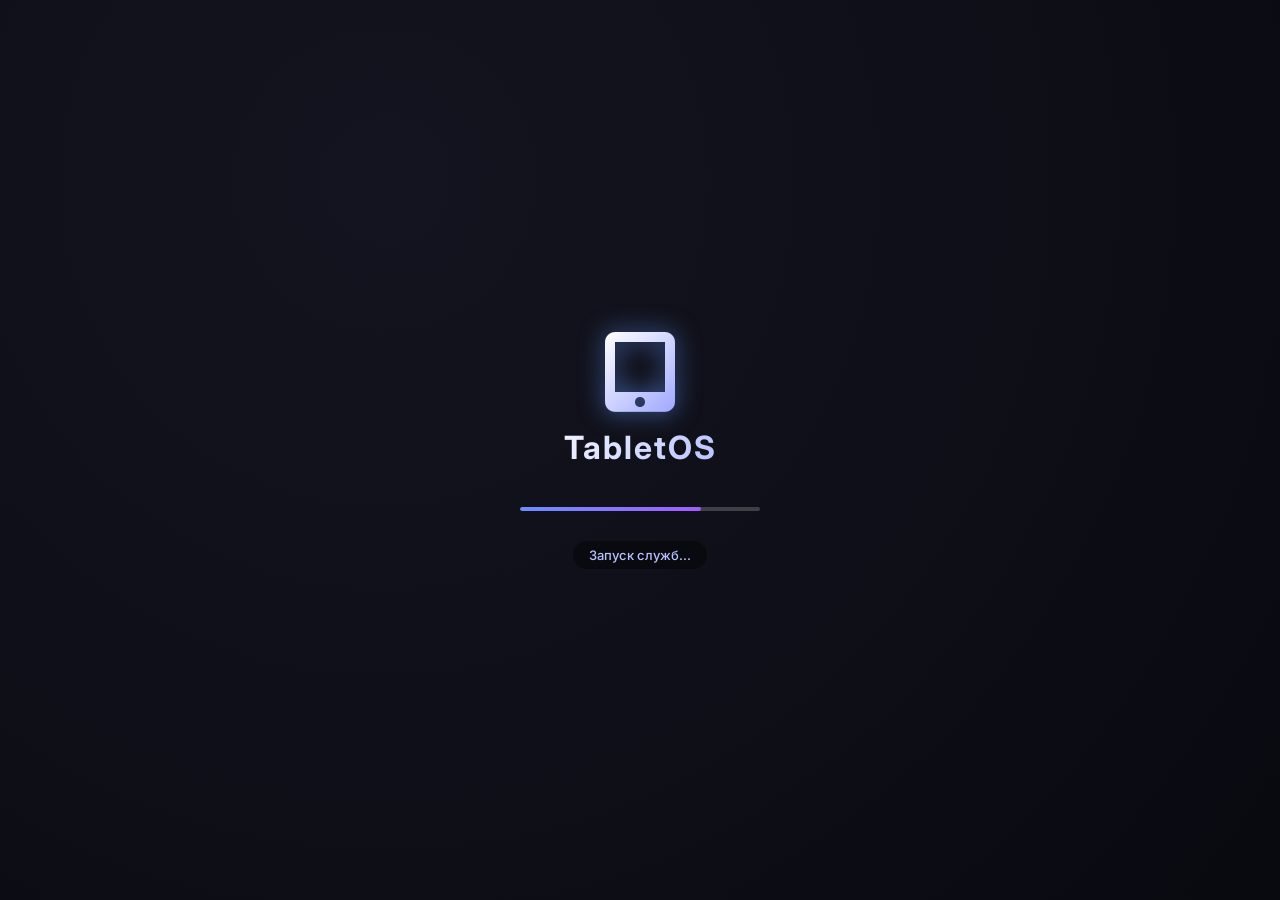
<file: chain/pythonProject343/index.html>
<!DOCTYPE html>
<html lang="ru">
<head>
    <meta charset="UTF-8">
    <meta name="viewport" content="width=device-width, initial-scale=1.0, user-scalable=no, viewport-fit=cover">
    <title>TabletOS - С системными файлами и Recovery</title>
    <link rel="stylesheet" href="https://cdnjs.cloudflare.com/ajax/libs/font-awesome/6.0.0-beta3/css/all.min.css">
    <link href="https://fonts.googleapis.com/css2?family=Inter:opsz,wght@14..32,300;400;500;600;700&display=swap" rel="stylesheet">
    <style>
        * {
            margin: 0;
            padding: 0;
            box-sizing: border-box;
            user-select: none;
        }
        body {
            font-family: 'Inter', sans-serif;
            background: #1e1f2c;
            overflow: hidden;
            height: 100vh;
            width: 100vw;
        }
        /* ЭКРАН ЗАГРУЗКИ */
        .boot-screen {
            position: fixed;
            top: 0;
            left: 0;
            width: 100%;
            height: 100%;
            background: radial-gradient(circle at 30% 20%, #13141f, #090a10);
            display: flex;
            align-items: center;
            justify-content: center;
            z-index: 9999;
            transition: opacity 0.8s cubic-bezier(0.2, 0.9, 0.4, 1.1);
            flex-direction: column;
            gap: 30px;
        }
        .boot-logo {
            text-align: center;
            animation: floatLogo 1.8s ease-out;
        }
        .boot-logo i {
            font-size: 80px;
            background: linear-gradient(135deg, #ffffff, #a0a8ff);
            -webkit-background-clip: text;
            background-clip: text;
            color: transparent;
            filter: drop-shadow(0 0 12px rgba(100,150,255,0.6));
        }
        .boot-title {
            font-size: 2rem;
            font-weight: 700;
            margin-top: 16px;
            color: white;
            letter-spacing: 2px;
            background: linear-gradient(120deg, #f0f3ff, #b9c2ff);
            -webkit-background-clip: text;
            background-clip: text;
            color: transparent;
        }
        .boot-progress {
            width: 240px;
            height: 4px;
            background: rgba(255,255,255,0.2);
            border-radius: 10px;
            overflow: hidden;
            margin-top: 10px;
        }
        .boot-progress-fill {
            width: 0%;
            height: 100%;
            background: linear-gradient(90deg, #6c8eff, #a05eff);
            border-radius: 10px;
            transition: width 0.2s linear;
        }
        .boot-status {
            color: #b9c2ff;
            font-size: 13px;
            font-weight: 500;
            background: rgba(0,0,0,0.4);
            padding: 6px 16px;
            border-radius: 50px;
        }
        @keyframes floatLogo {
            0% { opacity: 0; transform: scale(0.9) translateY(20px); filter: blur(4px);}
            100% { opacity: 1; transform: scale(1) translateY(0); filter: blur(0);}
        }
        /* Основной планшет */
        .tablet {
            width: 100%;
            height: 100%;
            background: radial-gradient(circle at 20% 30%, #2c2e3f, #181a25);
            display: flex;
            flex-direction: column;
            position: relative;
            overflow: hidden;
            opacity: 0;
            transition: opacity 0.6s ease;
        }
        .tablet.visible {
            opacity: 1;
        }
        /* Экран выключения (shutdown) */
        .shutdown-screen {
            position: fixed;
            top: 0;
            left: 0;
            width: 100%;
            height: 100%;
            background: #000;
            z-index: 10000;
            display: flex;
            align-items: center;
            justify-content: center;
            flex-direction: column;
            gap: 20px;
            color: white;
            font-size: 24px;
            transition: opacity 0.5s;
            opacity: 0;
            pointer-events: none;
        }
        .shutdown-screen.active {
            opacity: 1;
            pointer-events: all;
        }
        .status-bar {
            background: rgba(0,0,0,0.4);
            backdrop-filter: blur(12px);
            padding: 12px 24px;
            display: flex;
            justify-content: space-between;
            align-items: center;
            color: white;
            font-weight: 500;
            font-size: 14px;
            border-bottom: 1px solid rgba(255,255,255,0.1);
            z-index: 100;
        }
        .time {
            font-weight: 600;
            background: rgba(255,255,255,0.15);
            padding: 4px 12px;
            border-radius: 30px;
        }
        .battery { display: flex; gap: 8px; align-items: center; }
        .desktop { flex: 1; padding: 30px 24px; overflow-y: auto; }
        .icons-grid {
            display: grid;
            grid-template-columns: repeat(auto-fill, minmax(90px, 110px));
            gap: 28px 20px;
            justify-content: start;
        }
        .app-icon {
            display: flex;
            flex-direction: column;
            align-items: center;
            gap: 8px;
            cursor: pointer;
            border-radius: 20px;
            padding: 12px 6px;
            background: rgba(255,255,255,0.02);
            transition: 0.2s;
        }
        .app-icon:hover { background: rgba(255,255,255,0.1); transform: scale(1.02); }
        .icon-circle {
            width: 70px;
            height: 70px;
            background: rgba(255,255,255,0.15);
            backdrop-filter: blur(20px);
            border-radius: 24px;
            display: flex;
            align-items: center;
            justify-content: center;
            font-size: 36px;
            color: white;
            box-shadow: 0 8px 20px rgba(0,0,0,0.2);
        }
        .dock {
            background: rgba(20,22,36,0.85);
            backdrop-filter: blur(25px);
            padding: 12px 24px;
            display: flex;
            justify-content: center;
            gap: 32px;
            border-top: 1px solid rgba(255,255,255,0.15);
        }
        .dock-icon {
            background: rgba(255,255,255,0.1);
            width: 52px;
            height: 52px;
            border-radius: 28px;
            display: flex;
            align-items: center;
            justify-content: center;
            font-size: 26px;
            color: white;
            cursor: pointer;
            transition: 0.2s;
        }
        .dock-icon:hover { background: rgba(255,255,255,0.3); transform: translateY(-4px); }
        /* Окна */
        .windows-container {
            position: fixed;
            top: 0;
            left: 0;
            width: 100%;
            height: 100%;
            pointer-events: none;
            z-index: 1000;
        }
        .window {
            position: fixed;
            top: 12%;
            left: 50%;
            transform: translateX(-50%);
            width: 85vw;
            max-width: 800px;
            height: auto;
            max-height: 75vh;
            background: #fef9f0;
            border-radius: 32px;
            box-shadow: 0 30px 45px rgba(0,0,0,0.4);
            display: flex;
            flex-direction: column;
            overflow: hidden;
            pointer-events: auto;
            animation: fadeSlide 0.2s ease-out;
        }
        .window-header {
            background: #2d2f3e;
            padding: 16px 20px;
            display: flex;
            justify-content: space-between;
            color: white;
            font-weight: 600;
        }
        .close-window {
            background: rgba(0,0,0,0.3);
            border: none;
            color: white;
            width: 32px;
            height: 32px;
            border-radius: 40px;
            cursor: pointer;
        }
        .window-content { padding: 20px; overflow-y: auto; background: white; flex:1; }
        @keyframes fadeSlide {
            from { opacity: 0; transform: translateX(-50%) scale(0.96);}
            to { opacity: 1; transform: translateX(-50%) scale(1);}
        }
        /* Файловый менеджер */
        .file-manager {
            display: flex;
            flex-direction: column;
            gap: 12px;
        }
        .path-bar {
            background: #eef2ff;
            padding: 10px 16px;
            border-radius: 30px;
            font-family: monospace;
            font-weight: 500;
        }
        .file-list {
            display: flex;
            flex-direction: column;
            gap: 8px;
            max-height: 400px;
            overflow-y: auto;
        }
        .file-item {
            background: #f8f9fc;
            border-radius: 20px;
            padding: 12px 16px;
            display: flex;
            justify-content: space-between;
            align-items: center;
            border: 1px solid #e9ecef;
        }
        .file-info {
            display: flex;
            align-items: center;
            gap: 16px;
            cursor: pointer;
        }
        .file-info i { font-size: 24px; width: 32px; }
        .delete-file {
            background: #ffe6e6;
            border: none;
            padding: 6px 14px;
            border-radius: 40px;
            color: #c0392b;
            font-weight: 600;
            cursor: pointer;
        }
        .delete-file:hover { background: #ffb3b3; }
        .recovery-overlay {
            position: fixed;
            top: 0;
            left: 0;
            width: 100%;
            height: 100%;
            background: #0a0c19;
            z-index: 20000;
            display: flex;
            align-items: center;
            justify-content: center;
            flex-direction: column;
            gap: 30px;
            backdrop-filter: blur(12px);
        }
        .recovery-card {
            background: #1e1f2c;
            border-radius: 48px;
            padding: 40px;
            text-align: center;
            color: white;
            border: 1px solid #ff6b6b;
            max-width: 400px;
        }
        .recovery-card h1 { color: #ff8a8a; margin-bottom: 20px; }
        .recovery-buttons {
            display: flex;
            gap: 20px;
            justify-content: center;
            margin-top: 30px;
        }
        .rec-btn {
            background: #2c2e3f;
            border: none;
            padding: 12px 24px;
            border-radius: 60px;
            color: white;
            font-weight: bold;
            cursor: pointer;
        }
        .rec-btn.danger { background: #a12222; }
        .rec-btn:hover { opacity: 0.8; }
        hr { margin: 16px 0; }
        button { background: #2d2f3e; border: none; padding: 8px 16px; border-radius: 40px; color: white; cursor: pointer; }
    </style>
</head>
<body>
<div class="boot-screen" id="bootScreen">
    <div class="boot-logo"><i class="fas fa-tablet-alt"></i><div class="boot-title">TabletOS</div></div>
    <div class="boot-progress"><div class="boot-progress-fill" id="bootProgressFill"></div></div>
    <div class="boot-status" id="bootStatusText">Загрузка ядра...</div>
</div>
<div class="shutdown-screen" id="shutdownScreen">
    <i class="fas fa-power-off" style="font-size: 64px; color: #ddd;"></i>
    <div>Выключение...</div>
</div>
<div class="tablet" id="tabletMain">
    <div class="status-bar"><div class="time" id="liveTime">--:--</div><div class="battery"><i class="fas fa-signal"></i><i class="fas fa-wifi"></i><i class="fas fa-battery-full"></i></div></div>
    <div class="desktop" id="desktopArea"><div class="icons-grid" id="iconsGrid"></div></div>
    <div class="dock"><div class="dock-icon" id="homeBtn"><i class="fas fa-home"></i></div><div class="dock-icon" id="marketDockBtn"><i class="fas fa-store"></i></div><div class="dock-icon" id="fileManagerDockBtn"><i class="fas fa-folder-open"></i></div></div>
</div>
<div class="windows-container" id="windowsContainer"></div>

<script>
    // ---------- ФАЙЛОВАЯ СИСТЕМА ----------
    let fileSystem = {
        "/": { type: "dir", children: ["system", "user"] },
        "/system": { type: "dir", children: ["boot.sys", "kernel.os", "system.cfg", "user.db"] },
        "/system/boot.sys": { type: "file", content: "BOOT_LOADER_V2", system: true },
        "/system/kernel.os": { type: "file", content: "KERNEL_TABLET_5.0", system: true },
        "/system/system.cfg": { type: "file", content: "theme=dark; language=ru", system: true },
        "/system/user.db": { type: "file", content: "users: admin", system: true },
        "/user": { type: "dir", children: ["notes.txt"] },
        "/user/notes.txt": { type: "file", content: "Мои личные заметки", system: false }
    };

    function getFile(path) { return fileSystem[path]; }
    function deleteFile(path) {
        if(!fileSystem[path]) return false;
        const isSystem = fileSystem[path].system === true;
        if(isSystem) return "system"; // критично
        const parentDir = path.substring(0, path.lastIndexOf('/')) || "/";
        const fileName = path.split('/').pop();
        if(fileSystem[parentDir] && fileSystem[parentDir].children) {
            fileSystem[parentDir].children = fileSystem[parentDir].children.filter(f => f !== fileName);
        }
        delete fileSystem[path];
        return "ok";
    }
    function listDirectory(dirPath) {
        const node = fileSystem[dirPath];
        if(!node || node.type !== "dir") return [];
        const items = [];
        for(let child of node.children) {
            const full = dirPath === "/" ? "/"+child : dirPath+"/"+child;
            const childNode = fileSystem[full];
            if(childNode) items.push({ name: child, path: full, isDir: childNode.type === "dir", system: childNode.system || false });
        }
        return items;
    }
    function recoverSystemFiles() {
        if(!fileSystem["/system/boot.sys"]) fileSystem["/system/boot.sys"] = { type: "file", content: "BOOT_LOADER_V2", system: true };
        if(!fileSystem["/system/kernel.os"]) fileSystem["/system/kernel.os"] = { type: "file", content: "KERNEL_TABLET_5.0", system: true };
        if(!fileSystem["/system/system.cfg"]) fileSystem["/system/system.cfg"] = { type: "file", content: "theme=dark; language=ru", system: true };
        if(!fileSystem["/system/user.db"]) fileSystem["/system/user.db"] = { type: "file", content: "users: admin", system: true };
        if(!fileSystem["/system"]) {
            fileSystem["/system"] = { type: "dir", children: ["boot.sys","kernel.os","system.cfg","user.db"] };
            fileSystem["/system/boot.sys"] = { type: "file", content: "BOOT_LOADER_V2", system: true };
            fileSystem["/system/kernel.os"] = { type: "file", content: "KERNEL_TABLET_5.0", system: true };
            fileSystem["/system/system.cfg"] = { type: "file", content: "theme=dark; language=ru", system: true };
            fileSystem["/system/user.db"] = { type: "file", content: "users: admin", system: true };
        }
        if(!fileSystem["/user"]) fileSystem["/user"] = { type: "dir", children: [] };
        if(!fileSystem["/user/notes.txt"]) {
            fileSystem["/user/notes.txt"] = { type: "file", content: "Мои личные заметки", system: false };
            fileSystem["/user"].children.push("notes.txt");
        }
    }

    // Глобальный флаг, чтобы избежать повторного выключения
    let isShuttingDown = false;

    // Функция выключения с последующей перезагрузкой и проверкой целостности
    function shutdownAndRebootWithCheck(triggeredBySystemDelete = false, deletedFilePath = "") {
        if(isShuttingDown) return;
        isShuttingDown = true;
        // Закрыть все окна
        openWindows.forEach(w => { if(w.cleanupFn) w.cleanupFn(); w.windowDiv.remove(); });
        openWindows = [];
        // Показать экран выключения
        const shutdownDiv = document.getElementById('shutdownScreen');
        shutdownDiv.classList.add('active');
        // Скрыть планшет (если виден)
        document.getElementById('tabletMain').classList.remove('visible');
        // Через 1.5 секунды имитируем перезагрузку
        setTimeout(() => {
            // Скрыть выключение
            shutdownDiv.classList.remove('active');
            // Запускаем процедуру загрузки с проверкой системных файлов
            performBootWithIntegrityCheck(triggeredBySystemDelete, deletedFilePath);
        }, 1500);
    }

    // Специальная загрузка с проверкой целостности (может привести в recovery)
    function performBootWithIntegrityCheck(systemDeleted = false, deletedPath = "") {
        const bootScreen = document.getElementById('bootScreen');
        const progressFill = document.getElementById('bootProgressFill');
        const bootStatus = document.getElementById('bootStatusText');
        bootScreen.style.display = "flex";
        bootScreen.style.opacity = "1";
        let curPercent = 0;
        let stepIndex = 0;
        const steps = [
            { p: 20, text: "Инициализация загрузчика..." },
            { p: 45, text: "Проверка системных файлов..." },
            { p: 70, text: "Монтирование разделов..." },
            { p: 90, text: "Анализ целостности..." }
        ];
        function updateBoot(percent, text) {
            progressFill.style.width = percent + '%';
            bootStatus.innerText = text;
            curPercent = percent;
        }
        function nextStep() {
            if(stepIndex < steps.length) {
                const target = steps[stepIndex].p;
                const stepText = steps[stepIndex].text;
                const inc = (target - curPercent) / 8;
                const interval = setInterval(() => {
                    if(curPercent + inc >= target) {
                        clearInterval(interval);
                        curPercent = target;
                        progressFill.style.width = curPercent + '%';
                        bootStatus.innerText = stepText;
                        stepIndex++;
                        nextStep();
                    } else {
                        curPercent += inc;
                        progressFill.style.width = curPercent + '%';
                        bootStatus.innerText = stepText;
                    }
                }, 40);
            } else {
                // Завершаем до 100% и проверяем системные файлы
                const finalInt = setInterval(() => {
                    if(curPercent >= 100) {
                        clearInterval(finalInt);
                        // Проверка наличия критических файлов
                        const critical = ["/system/boot.sys", "/system/kernel.os", "/system/system.cfg"];
                        let missing = [];
                        for(let crit of critical) {
                            if(!fileSystem[crit]) missing.push(crit.split('/').pop());
                        }
                        if(missing.length > 0) {
                            bootStatus.innerText = "ОШИБКА: отсутствуют системные файлы!";
                            setTimeout(() => {
                                // Вход в Recovery Mode
                                showRecoveryMode(`Обнаружено отсутствие критических файлов: ${missing.join(", ")}. Система нестабильна.`);
                                bootScreen.style.opacity = "0";
                                setTimeout(() => { bootScreen.style.display = "none"; }, 500);
                            }, 800);
                        } else {
                            bootStatus.innerText = "Загрузка завершена!";
                            setTimeout(() => {
                                bootScreen.style.opacity = "0";
                                setTimeout(() => {
                                    bootScreen.style.display = "none";
                                    document.getElementById('tabletMain').classList.add('visible');
                                    isShuttingDown = false;
                                }, 500);
                            }, 400);
                        }
                    } else {
                        curPercent = Math.min(100, curPercent + 2);
                        progressFill.style.width = curPercent + '%';
                        bootStatus.innerText = "Загрузка окружения...";
                    }
                }, 30);
            }
        }
        nextStep();
    }

    // RECOVERY MODE
    let recoveryActive = false;
    function showRecoveryMode(reason) {
        if(recoveryActive) return;
        recoveryActive = true;
        const recoveryDiv = document.createElement('div');
        recoveryDiv.className = 'recovery-overlay';
        recoveryDiv.id = 'recoveryUI';
        recoveryDiv.innerHTML = `
            <div class="recovery-card">
                <i class="fas fa-exclamation-triangle" style="font-size: 64px; color: #ff8a8a;"></i>
                <h1>Режим восстановления</h1>
                <p>${reason}</p>
                <p style="font-size: 12px; margin-top: 10px;">Ваша ОС повреждена. Выберите действие:</p>
                <div class="recovery-buttons">
                    <button class="rec-btn" id="recReboot">Перезагрузить (проверить снова)</button>
                    <button class="rec-btn danger" id="recReset">Восстановить системные файлы</button>
                </div>
                <hr>
                <button class="rec-btn" id="recSafeMode">Безопасный режим (только файловый менеджер)</button>
            </div>
        `;
        document.body.appendChild(recoveryDiv);
        document.getElementById('recReboot').addEventListener('click', () => {
            recoveryDiv.remove();
            recoveryActive = false;
            performBootWithIntegrityCheck(false);
        });
        document.getElementById('recReset').addEventListener('click', () => {
            recoverSystemFiles();
            alert("Системные файлы восстановлены. Перезагрузка...");
            recoveryDiv.remove();
            recoveryActive = false;
            performBootWithIntegrityCheck(false);
        });
        document.getElementById('recSafeMode').addEventListener('click', () => {
            recoveryDiv.remove();
            recoveryActive = false;
            // безопасный режим: открываем файловый менеджер с блокировкой удаления системных
            openFileManagerSafeMode();
            // также показываем планшет, но блокируем удаление
            document.getElementById('tabletMain').classList.add('visible');
        });
    }

    // Файловый менеджер (обычный)
    let currentDir = "/";
    function renderFileManager(container, safeMode = false) {
        const items = listDirectory(currentDir);
        const pathDisplay = currentDir === "/" ? "/" : currentDir;
        container.innerHTML = `
            <div class="file-manager">
                <div class="path-bar"><i class="fas fa-folder-open"></i> ${pathDisplay}</div>
                <div class="file-list" id="fileListArea"></div>
                ${currentDir !== "/" ? '<button id="fmGoUp"><i class="fas fa-arrow-up"></i> Наверх</button>' : ''}
            </div>
        `;
        const fileListDiv = container.querySelector('#fileListArea');
        items.forEach(item => {
            const itemDiv = document.createElement('div');
            itemDiv.className = 'file-item';
            const icon = item.isDir ? '<i class="fas fa-folder" style="color:#f1c40f;"></i>' : '<i class="fas fa-file" style="color:#3498db;"></i>';
            itemDiv.innerHTML = `
                <div class="file-info">
                    ${icon}
                    <span>${item.name} ${item.system ? '<span style="color:#e67e22; font-size:11px;">[системный]</span>' : ''}</span>
                </div>
                ${!item.isDir ? `<button class="delete-file" data-path="${item.path}" data-system="${item.system}"><i class="fas fa-trash-alt"></i> Удалить</button>` : ''}
            `;
            const infoDiv = itemDiv.querySelector('.file-info');
            infoDiv.addEventListener('click', () => {
                if(item.isDir) {
                    currentDir = item.path;
                    renderFileManager(container, safeMode);
                } else {
                    const fileNode = getFile(item.path);
                    alert(`Содержимое ${item.name}:\n${fileNode ? fileNode.content : 'пусто'}`);
                }
            });
            const delBtn = itemDiv.querySelector('.delete-file');
            if(delBtn) {
                delBtn.addEventListener('click', (e) => {
                    e.stopPropagation();
                    const path = delBtn.dataset.path;
                    const isSys = delBtn.dataset.system === 'true';
                    if(safeMode && isSys) {
                        alert("В безопасном режиме удаление системных файлов запрещено.");
                        return;
                    }
                    const result = deleteFile(path);
                    if(result === "system") {
                        // Системный файл удален -> выключение + перезагрузка с проверкой
                        if(confirm("Вы удалили системный файл! ОС выключится и перезагрузится для проверки целостности. Продолжить?")) {
                            shutdownAndRebootWithCheck(true, path);
                        } else {
                            // откат? но файл уже удален, всё равно придется перезагрузиться
                            shutdownAndRebootWithCheck(true, path);
                        }
                        return;
                    } else if(result === "ok") {
                        renderFileManager(container, safeMode);
                    } else {
                        alert("Ошибка удаления");
                    }
                });
            }
            fileListDiv.appendChild(itemDiv);
        });
        const upBtn = container.querySelector('#fmGoUp');
        if(upBtn) upBtn.addEventListener('click', () => {
            if(currentDir !== "/") {
                let parent = currentDir.substring(0, currentDir.lastIndexOf('/'));
                if(parent === "") parent = "/";
                currentDir = parent;
                renderFileManager(container, safeMode);
            }
        });
    }
    function openFileManager(safe = false) {
        const container = document.createElement('div');
        currentDir = "/";
        renderFileManager(container, safe);
        createWindow("Файловый менеджер", container, "filemanager", null);
    }
    function openFileManagerSafeMode() {
        const container = document.createElement('div');
        currentDir = "/";
        renderFileManager(container, true);
        createWindow("Файловый менеджер [Безопасный режим]", container, "filemanager_safe", null);
    }

    // ---------- ПРИЛОЖЕНИЯ И КАТАЛОГ ----------
    const APP_CATALOG = {
        calc: { id:'calc', name:'Калькулятор', icon:'fas fa-calculator', description:'Калькулятор', renderer:()=>{ const div=document.createElement('div'); div.innerHTML=`<div class="calc-display" id="calcDisplay">0</div><div class="calc-grid" id="calcButtons"></div>`; const display=div.querySelector('#calcDisplay'); const btnsGrid=div.querySelector('#calcButtons'); const btns=['7','8','9','/','4','5','6','*','1','2','3','-','0','C','=','+']; btnsGrid.innerHTML=btns.map(b=>`<button class="calc-btn" data-val="${b}">${b}</button>`).join(''); let cur='0',op=null,prev=null; const upd=()=>{display.innerText=cur;}; btnsGrid.addEventListener('click',(e)=>{const v=e.target.dataset.val; if(!v)return; if(v>='0'&&v<='9'){ if(cur==='0')cur=v; else cur+=v; upd();}else if(v==='C'){cur='0';op=null;prev=null;upd();}else if(v==='='){if(op&&prev!==null){let res=0; const a=parseFloat(prev),b=parseFloat(cur); if(op==='+')res=a+b; else if(op==='-')res=a-b; else if(op==='*')res=a*b; else if(op==='/')res=b!==0?a/b:'Ошибка'; cur=res.toString(); op=null;prev=null;upd();}}else if(['+','-','*','/'].includes(v)){if(op&&prev!==null){let res=0; const a=parseFloat(prev),b=parseFloat(cur); if(op==='+')res=a+b; else if(op==='-')res=a-b; else if(op==='*')res=a*b; else if(op==='/')res=b!==0?a/b:'Ошибка'; cur=res.toString();} prev=cur; op=v; cur='0';upd();}}); return div; } },
        notes: { id:'notes', name:'Заметки', icon:'fas fa-note-sticky', description:'Заметки', renderer:()=>{ const d=document.createElement('div'); d.innerHTML=`<textarea id="notesArea" placeholder="Заметка..."></textarea><br><button id="saveNoteBtn">Сохранить</button>`; const ta=d.querySelector('#notesArea'); const saved=localStorage.getItem('tablet_note'); if(saved) ta.value=saved; d.querySelector('#saveNoteBtn').addEventListener('click',()=>{localStorage.setItem('tablet_note',ta.value); alert('Сохранено');}); return d;} },
        snake: { id:'snake', name:'Змейка', icon:'fas fa-gamepad', description:'Игра', renderer:(onCleanup)=>{ const cont=document.createElement('div'); const canvas=document.createElement('canvas'); canvas.width=400;canvas.height=400; canvas.style.width='100%'; cont.appendChild(canvas); let interval; const ctx=canvas.getContext('2d'); let snake=[{x:10,y:10}]; let dir='RIGHT'; let food={x:15,y:10}; let score=0,run=true; const gs=20,cs=canvas.width/gs; const draw=()=>{ctx.fillStyle='#1e2a2e';ctx.fillRect(0,0,canvas.width,canvas.height);ctx.fillStyle='#ffbb77';ctx.fillRect(food.x*cs,food.y*cs,cs-1,cs-1);ctx.fillStyle='#6bcf7f';snake.forEach(s=>ctx.fillRect(s.x*cs,s.y*cs,cs-1,cs-1));ctx.fillStyle='white';ctx.fillText('Score:'+score,10,30);}; const update=()=>{if(!run)return; let nh={...snake[0]}; if(dir==='RIGHT')nh.x++; if(dir==='LEFT')nh.x--; if(dir==='UP')nh.y--; if(dir==='DOWN')nh.y++; if(nh.x<0||nh.x>=gs||nh.y<0||nh.y>=gs||snake.some(s=>s.x===nh.x&&s.y===nh.y)){run=false;clearInterval(interval);alert('Game over: '+score);return;} snake.unshift(nh); if(nh.x===food.x&&nh.y===food.y){score++;food={x:Math.floor(Math.random()*gs),y:Math.floor(Math.random()*gs)};}else snake.pop(); draw();}; const key=(e)=>{const k=e.key; if(k==='ArrowRight'&&dir!=='LEFT')dir='RIGHT'; else if(k==='ArrowLeft'&&dir!=='RIGHT')dir='LEFT'; else if(k==='ArrowUp'&&dir!=='DOWN')dir='UP'; else if(k==='ArrowDown'&&dir!=='UP')dir='DOWN';}; window.addEventListener('keydown',key); interval=setInterval(update,150); draw(); const clean=()=>{clearInterval(interval);window.removeEventListener('keydown',key);}; if(onCleanup)onCleanup(clean); return cont;} },
        fileExplorer: { id:'fileExplorer', name:'Файловый менеджер', icon:'fas fa-folder-tree', description:'Управление файлами', renderer:()=>{ const cont=document.createElement('div'); renderFileManager(cont, false); return cont; } }
    };
    const PLAY_MARKET_APP = { id:'playmarket', name:'Play Market', icon:'fab fa-google-play', open:()=>showMarketWindow() };
    let installedApps = [ APP_CATALOG.calc, APP_CATALOG.notes, APP_CATALOG.fileExplorer, PLAY_MARKET_APP ];
    let openWindows = [];
    const windowsContainer = document.getElementById('windowsContainer');
    function closeWindow(id){ const idx=openWindows.findIndex(w=>w.windowDiv.id===id); if(idx!==-1){ if(openWindows[idx].cleanupFn) openWindows[idx].cleanupFn(); openWindows[idx].windowDiv.remove(); openWindows.splice(idx,1); } }
    function createWindow(title,content,appId,cleanup){ const wid='win_'+Date.now()+'_'+Math.random(); const winDiv=document.createElement('div'); winDiv.className='window'; winDiv.id=wid; winDiv.innerHTML=`<div class="window-header"><h3><i class="fas ${getIcon(appId)}"></i> ${title}</h3><button class="close-window"><i class="fas fa-times"></i></button></div><div class="window-content"></div>`; winDiv.querySelector('.close-window').addEventListener('click',()=>closeWindow(wid)); winDiv.querySelector('.window-content').appendChild(content); windowsContainer.appendChild(winDiv); openWindows.push({windowDiv:winDiv, appId, cleanupFn:cleanup}); return winDiv; }
    function getIcon(id){ if(id==='playmarket')return 'fa-google-play'; if(APP_CATALOG[id])return APP_CATALOG[id].icon; return 'fa-apple'; }
    function openApp(app){ if(app.id==='playmarket'){ showMarketWindow(); return; } const data=APP_CATALOG[app.id]; if(!data)return; let clean=null; const cont=data.renderer((fn)=>{clean=fn;}); createWindow(data.name,cont,app.id,clean); }
    function showMarketWindow(){ const mc=document.createElement('div'); mc.className='market-list'; const render=()=>{ mc.innerHTML=''; for(let [id,app] of Object.entries(APP_CATALOG)){ const installed=installedApps.some(i=>i.id===id); const div=document.createElement('div'); div.className='market-item'; div.innerHTML=`<div class="app-info"><div class="app-icon-small"><i class="${app.icon}"></i></div><div><h4>${app.name}</h4><p>${app.description}</p></div></div><button class="${installed?'uninstall-btn':'install-btn'}">${installed?'Удалить':'Установить'}</button>`; const btn=div.querySelector('button'); btn.addEventListener('click',()=>{ if(installed){ const idx=installedApps.findIndex(i=>i.id===id); if(idx!==-1 && installedApps[idx].id!=='playmarket') installedApps.splice(idx,1); renderDesktop(); render(); } else { installedApps.push({...app, id}); renderDesktop(); render(); } }); mc.appendChild(div); } }; render(); createWindow('Play Маркет',mc,'playmarket'); }
    function renderDesktop(){ const grid=document.getElementById('iconsGrid'); grid.innerHTML=''; installedApps.forEach(app=>{ const div=document.createElement('div'); div.className='app-icon'; div.innerHTML=`<div class="icon-circle"><i class="${app.icon}" style="font-size:36px;"></i></div><span>${app.name}</span>`; div.addEventListener('click',()=>openApp(app)); grid.appendChild(div); }); }
    function updateTime(){ document.getElementById('liveTime').innerText=new Date().toLocaleTimeString('ru-RU',{hour:'2-digit',minute:'2-digit'}); } setInterval(updateTime,1000); updateTime();
    document.getElementById('homeBtn').addEventListener('click',()=>{ openWindows.forEach(w=>{if(w.cleanupFn)w.cleanupFn(); w.windowDiv.remove();}); openWindows=[]; });
    document.getElementById('marketDockBtn').addEventListener('click',()=>showMarketWindow());
    document.getElementById('fileManagerDockBtn').addEventListener('click',()=>openFileManager(false));
    // Стартовая загрузка (с проверкой целостности)
    function initialBoot() {
        const bootScreen = document.getElementById('bootScreen');
        const progressFill = document.getElementById('bootProgressFill');
        const bootStatus = document.getElementById('bootStatusText');
        let curPercent = 0;
        let step = 0;
        const stepsArr = [
            { p: 20, text: "Загрузка ядра..." },
            { p: 45, text: "Монтирование системных разделов..." },
            { p: 70, text: "Проверка файловой системы..." },
            { p: 92, text: "Запуск служб..." }
        ];
        function update(percent, text) { progressFill.style.width = percent+'%'; bootStatus.innerText = text; curPercent = percent; }
        function next() {
            if(step < stepsArr.length) {
                const target = stepsArr[step].p, text = stepsArr[step].text;
                const inc = (target - curPercent)/8;
                const iv = setInterval(() => {
                    if(curPercent + inc >= target) {
                        clearInterval(iv); curPercent = target; update(curPercent, text); step++; next();
                    } else { curPercent += inc; update(curPercent, text); }
                }, 45);
            } else {
                const fin = setInterval(() => {
                    if(curPercent >= 100) {
                        clearInterval(fin);
                        bootStatus.innerText = "Готово";
                        setTimeout(() => {
                            bootScreen.style.opacity = '0';
                            setTimeout(() => {
                                bootScreen.style.display = 'none';
                                document.getElementById('tabletMain').classList.add('visible');
                            }, 600);
                        }, 400);
                    } else { curPercent = Math.min(100, curPercent+1.5); update(curPercent, "Загрузка окружения..."); }
                }, 30);
            }
        }
        next();
    }
    initialBoot();
    renderDesktop();
</script>
</body>
</html>
</file>
